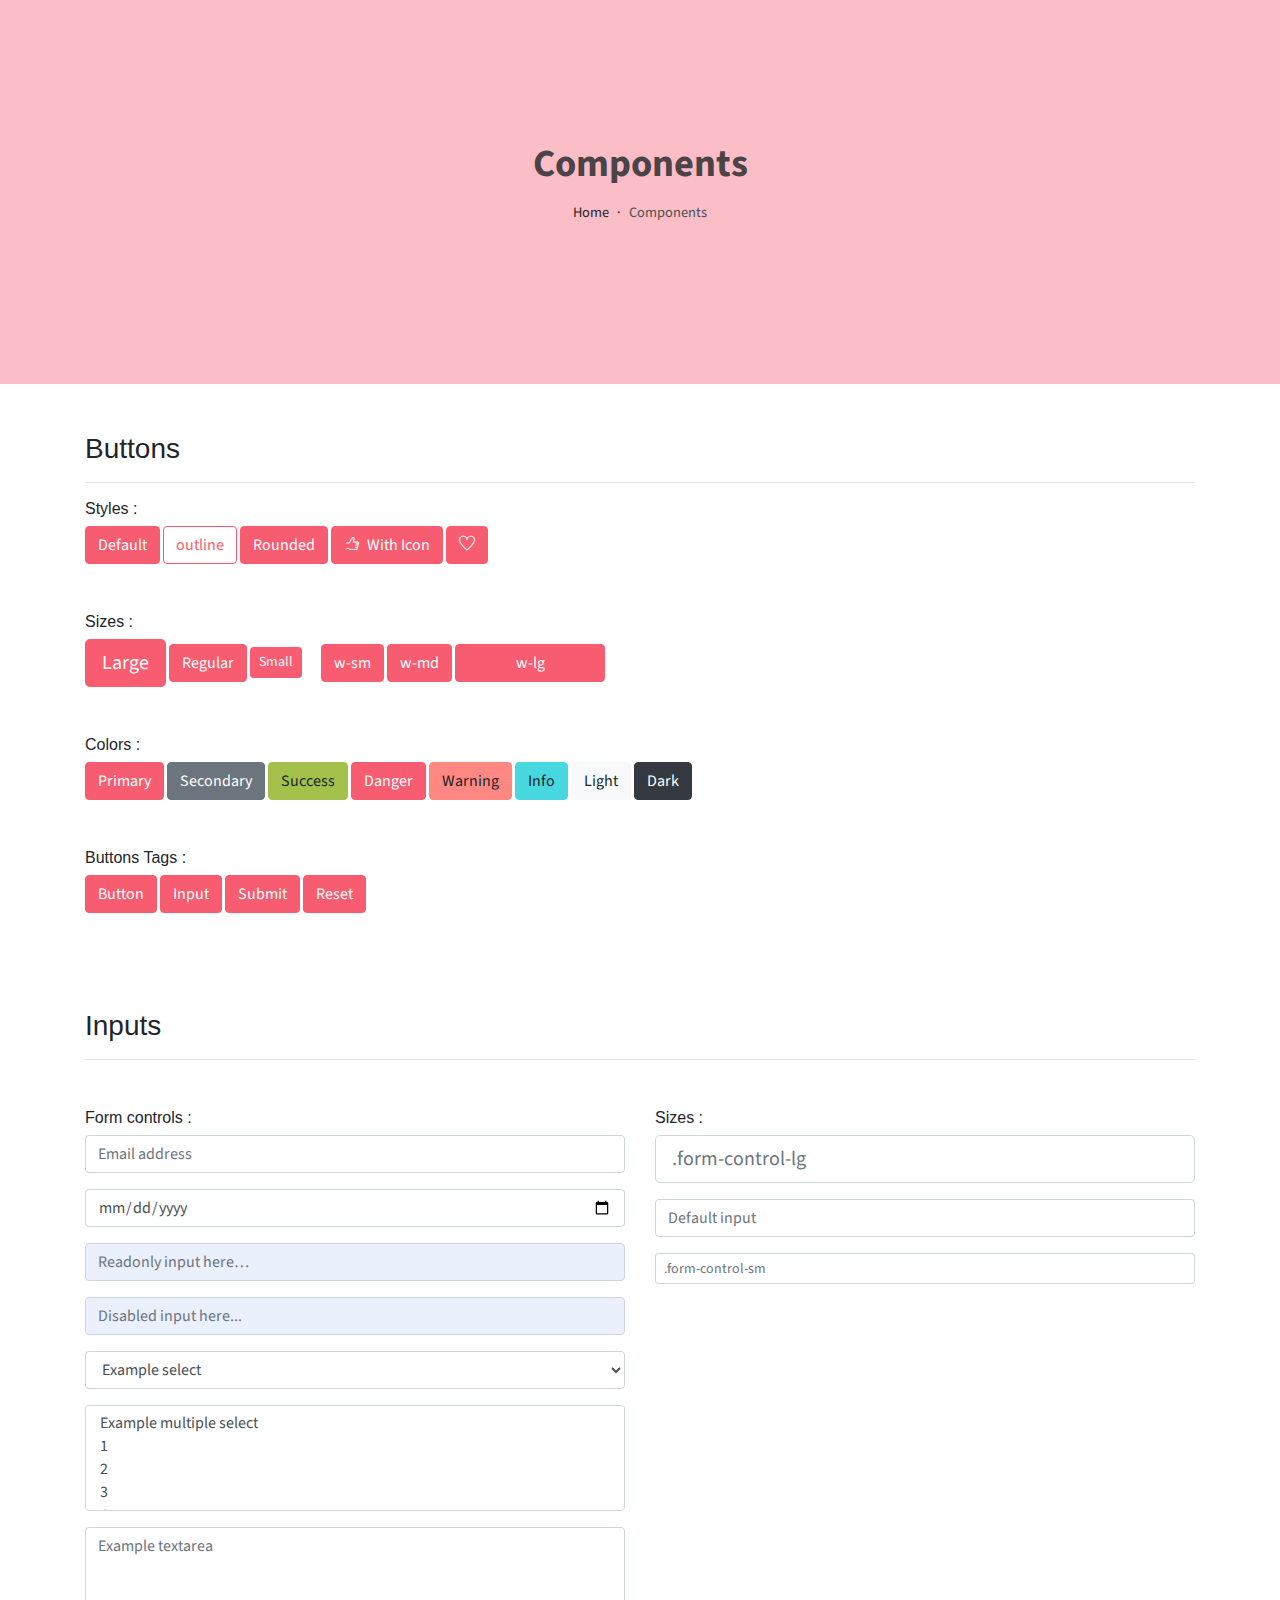
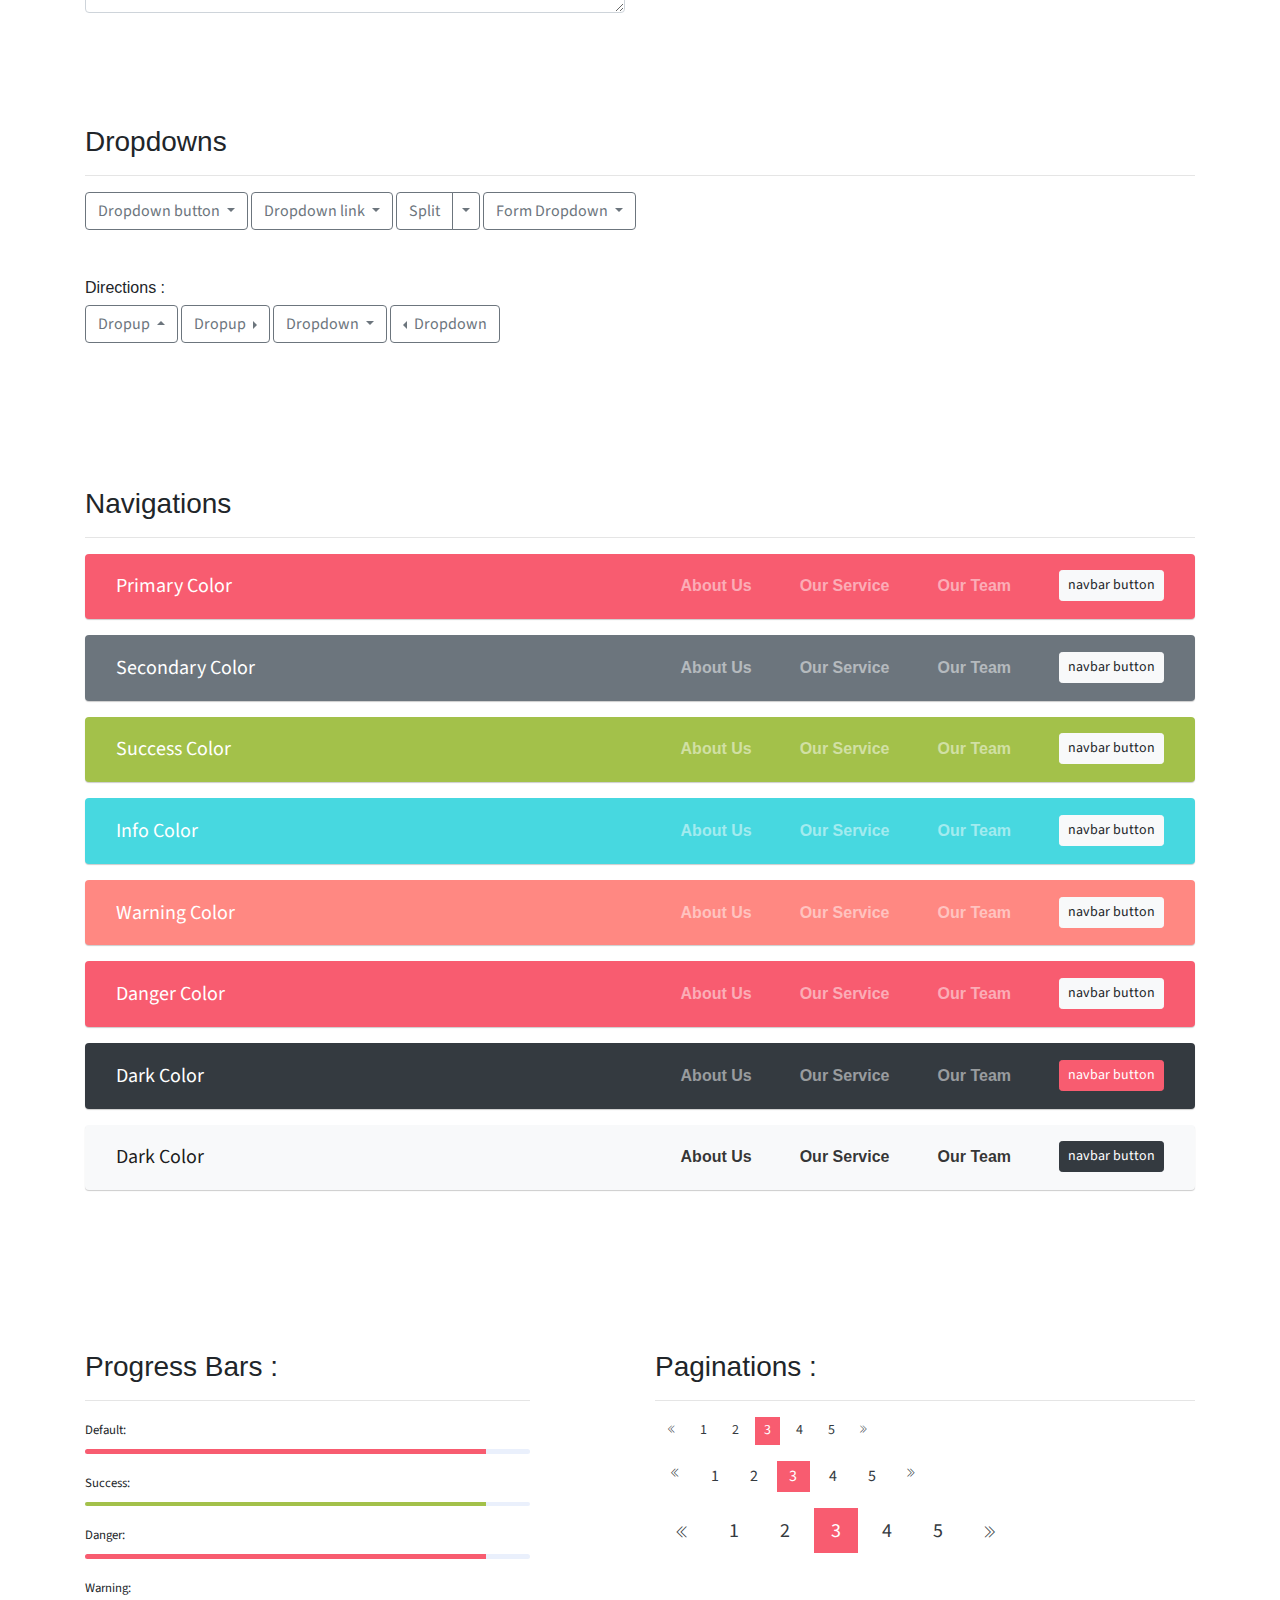
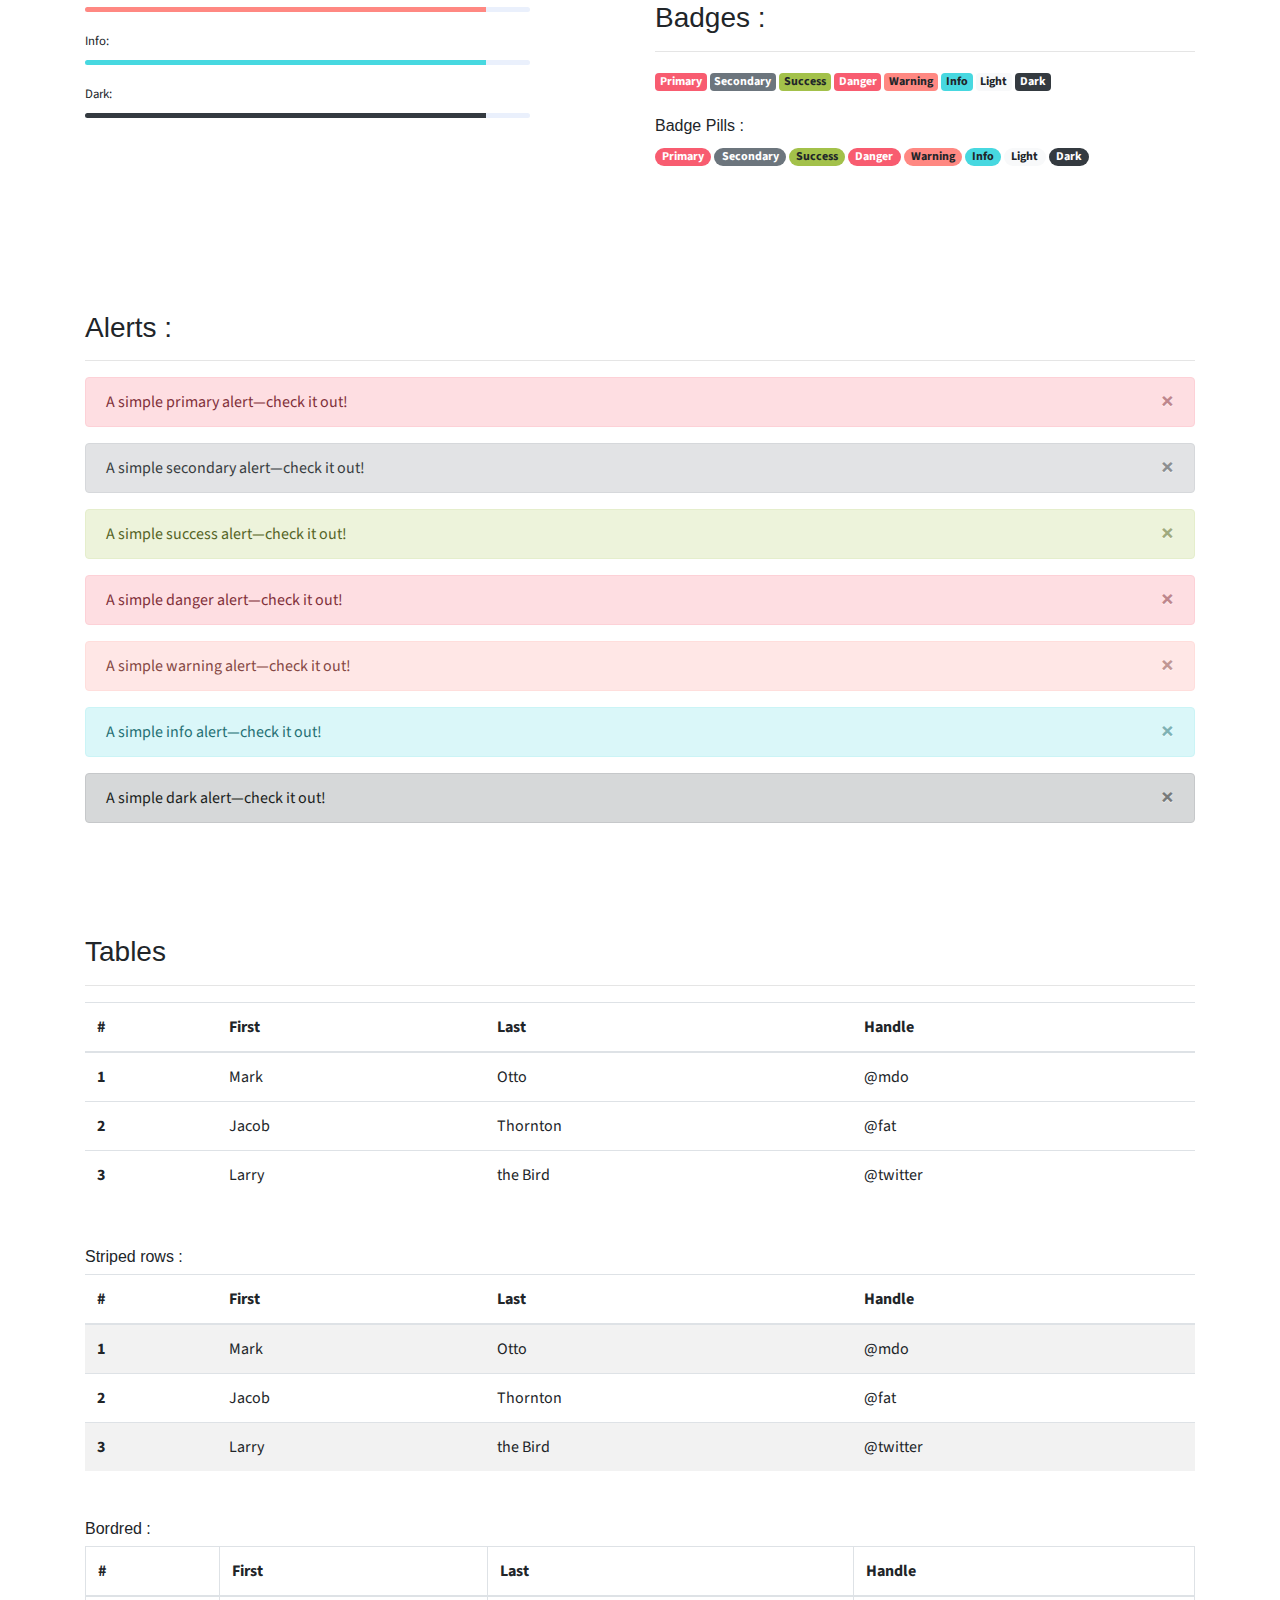
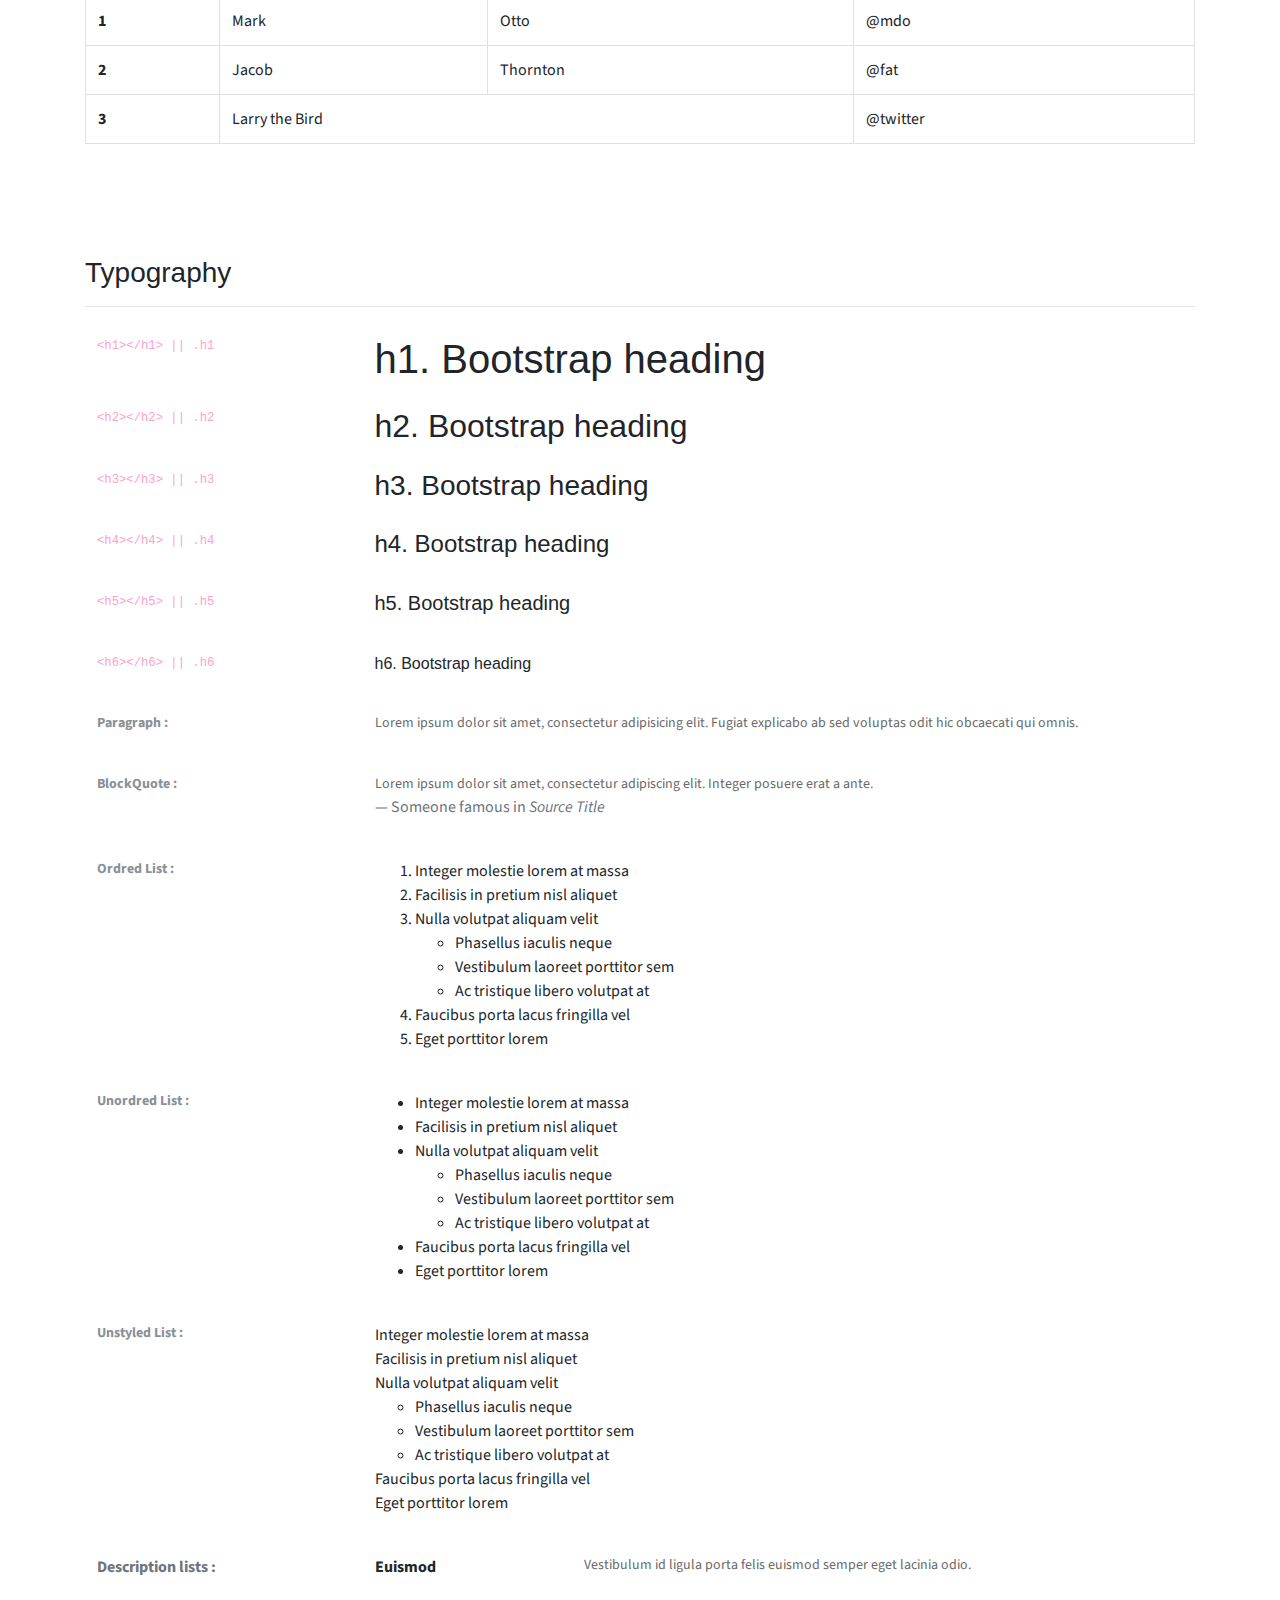
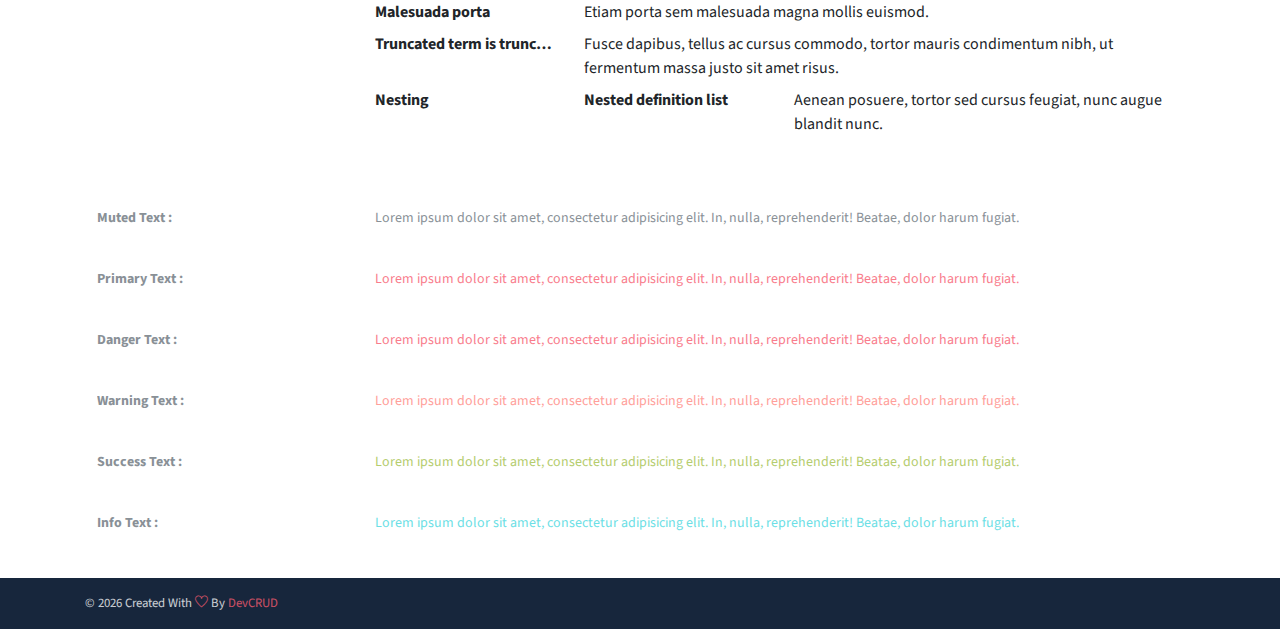
<file: public_html/components.html>
<!DOCTYPE html>
<html lang="en">
<head>
   <meta charset="utf-8">
   <meta name="viewport" content="width=device-width, initial-scale=1, shrink-to-fit=no">
   <meta name="description" content="Start your development with JohnDoe landing page.">
   <meta name="author" content="Devcrud">
   <title>JohnDoe Landing page | Components</title>
   <link rel="icon" href="assets/imgs/favicon.png" type="image/png">
   <!-- font icons -->
   <link rel="stylesheet" href="assets/vendors/themify-icons/css/themify-icons.css">
   <!-- Bootstrap + Steller  -->
   <link rel="stylesheet" href="assets/css/johndoe.css">
</head>
<body>

   <!-- Page Header -->
   <header class="header header-mini"> 
      <div class="header-title">Components</div> 
      <nav aria-label="breadcrumb">
         <ol class="breadcrumb">
            <li class="breadcrumb-item"><a href="/">Home</a></li>
            <li class="breadcrumb-item active" aria-current="page">Components</li>
         </ol>
      </nav>
   </header> <!-- End Of Page Header -->

   <!-- main content -->
   <div class="container">

      <!-- Buttons -->
      <h3 class="mt-5">Buttons</h3>
      <hr>
      <h6 class="section-secondary-title">Styles :</h6>
      <button class="btn btn-primary">Default</button>
      <button class="btn btn-outline-primary">outline</button>
      <button class="btn btn-primary rounded">Rounded</button>
      <button class="btn btn-primary rounded"><i class="ti-thumb-up pr-1"></i> With Icon</button>
      <button class="btn btn-primary circle"><i class="ti-heart"></i></button>

      <h6 class="section-secondary-title mt-5">Sizes :</h6>
      <button class="btn btn-primary btn-lg">Large</button>
      <button class="btn btn-primary ">Regular</button>
      <button class="btn btn-primary btn-sm">Small</button>
      <button class="btn btn-primary w-sm ml-3">w-sm</button>
      <button class="btn btn-primary w-md">w-md</button>
      <button class="btn btn-primary w-lg">w-lg</button>

      <h6 class="section-secondary-title mt-5">Colors :</h6>          
      <button type="button" class="btn btn-primary">Primary</button>
      <button type="button" class="btn btn-secondary">Secondary</button>
      <button type="button" class="btn btn-success">Success</button>
      <button type="button" class="btn btn-danger">Danger</button>
      <button type="button" class="btn btn-warning">Warning</button>
      <button type="button" class="btn btn-info">Info</button>
      <button type="button" class="btn btn-light">Light</button>
      <button type="button" class="btn btn-dark">Dark</button>

      <h6 class="section-secondary-title mt-5">Buttons Tags :</h6>
      <button class="btn btn-primary" type="submit">Button</button>
      <input class="btn btn-primary" type="button" value="Input">
      <input class="btn btn-primary" type="submit" value="Submit">
      <input class="btn btn-primary" type="reset" value="Reset">
      
      <!-- devider -->
      <div class="py-5"></div>

      <!-- Inputs -->
      <h3>Inputs</h3>
      <hr>
      <div class="row mt-5">
         <div class="col-md-6">
            <h6 class="section-secondary-title">Form controls :</h6>        
            <div class="form-group">
               <input type="email" class="form-control" id="exampleFormControlInput1" placeholder="Email address">
            </div>
            <div class="form-group">
               <input type="date" class="form-control" id="exampleFormControlInput1" placeholder="Date">
            </div>
            <div class="form-group">
               <input class="form-control" type="text" placeholder="Readonly input here…" readonly>
            </div>
            <div class="form-group">
               <input class="form-control" id="disabledInput" type="text" placeholder="Disabled input here..." disabled>
            </div>
            <div class="form-group">
               <select class="form-control" id="exampleFormControlSelect1">
                  <option>Example select</option>
                  <option>1</option>
                  <option>2</option>
                  <option>3</option>
                  <option>4</option>
                  <option>5</option>
               </select>
            </div>
            <div class="form-group">
               <select multiple class="form-control" id="exampleFormControlSelect2">
                  <option>Example multiple select</option>
                  <option>1</option>
                  <option>2</option>
                  <option>3</option>
                  <option>4</option>
                  <option>5</option>
               </select>
            </div>
            <div class="form-group">
               <textarea class="form-control" id="exampleFormControlTextarea1" rows="3" placeholder="Example textarea"></textarea>
            </div>
         </div>
         <div class="col-md-6">
            <h6 class="section-secondary-title">Sizes :</h6>    
            <div class="form-group">
               <input class="form-control form-control-lg" type="text" placeholder=".form-control-lg">             
            </div>
            <div class="form-group">
               <input class="form-control" type="text" placeholder="Default input">
            </div>
            <div class="form-group">
               <input class="form-control form-control-sm" type="text" placeholder=".form-control-sm"> 
            </div>
         </div>
      </div> <!-- end of inputs -->   

      <!-- devider -->
      <div class="py-5"></div>             

      <!-- Dropdowns -->
      <h3 class="components-section-title font-weight-normal">Dropdowns</h3>
      <hr>
      <div class="dropdown d-inline-block">
         <button class="btn btn-outline-secondary dropdown-toggle" type="button" id="dropdownMenuButton" data-toggle="dropdown" aria-haspopup="true" aria-expanded="false">
         Dropdown button
         </button>
         <div class="dropdown-menu" aria-labelledby="dropdownMenuButton">
         <a class="dropdown-item" href="#">Action</a>
         <a class="dropdown-item" href="#">Another action</a>
         <a class="dropdown-item" href="#">Something else here</a>
         </div>
      </div>
      <div class="dropdown d-inline-block">
         <a class="btn btn-outline-secondary dropdown-toggle" href="#" role="button" id="dropdownMenuLink" data-toggle="dropdown" aria-haspopup="true" aria-expanded="false">
            Dropdown link
         </a>
         <div class="dropdown-menu" aria-labelledby="dropdownMenuLink">
            <a class="dropdown-item" href="#">Action</a>
            <a class="dropdown-item" href="#">Another action</a>
            <a class="dropdown-item" href="#">Something else here</a>
         </div>
      </div>
      <div class="btn-group">
         <button type="button" class="btn btn-outline-secondary">Split</button>
         <button type="button" class="btn btn-outline-secondary dropdown-toggle dropdown-toggle-split" data-toggle="dropdown" aria-haspopup="true" aria-expanded="false">
         <span class="sr-only">Toggle Dropdown</span>
         </button>
         <div class="dropdown-menu">
            <a class="dropdown-item" href="#">Action</a>
            <a class="dropdown-item" href="#">Another action</a>
            <a class="dropdown-item" href="#">Something else here</a>
            <div class="dropdown-divider"></div>
            <a class="dropdown-item" href="#">Separated link</a>
         </div>
      </div>
      <div class="btn-group">
         <button class="btn btn-outline-secondary dropdown-toggle" type="button" id="dropdownMenuButton" data-toggle="dropdown" aria-haspopup="true" aria-expanded="false">
            Form Dropdown
         </button>
         <div class="dropdown-menu form">
            <form class="px-4 py-3">
               <div class="form-group">
                  <input type="email" class="form-control" id="exampleDropdownFormEmail1" placeholder="email@example.com">
               </div>
               <div class="form-group">
                  <input type="password" class="form-control" id="exampleDropdownFormPassword1" placeholder="Password">
               </div>
               <div class="form-check mb-3">
                  <input type="checkbox" class="form-check-input" id="dropdownCheck">
                  <label class="form-check-label" for="dropdownCheck">
                     Remember me
                  </label>
               </div>
               <button type="submit" class="btn btn-primary btn-block">Sign in</button>
            </form>
            <div class="dropdown-divider"></div>
            <a class="dropdown-item" href="#"><small>New around here? Sign up</small></a>
            <a class="dropdown-item" href="#"><small>Forgot password?</small></a>
         </div>
      </div>       
      <h6 class="section-secondary-title mt-5">Directions :</h6>  
      <div class="btn-group dropup">
         <button type="button" class="btn btn-outline-secondary dropdown-toggle" data-toggle="dropdown" aria-haspopup="true" aria-expanded="false">
            Dropup
         </button>
         <div class="dropdown-menu">
            <a class="dropdown-item" href="#">Action</a>
            <a class="dropdown-item" href="#">Another action</a>
            <a class="dropdown-item" href="#">Something else here</a>
            <div class="dropdown-divider"></div>
            <a class="dropdown-item" href="#">Separated link</a>
         </div>
      </div>
      <div class="btn-group dropright">
         <button type="button" class="btn btn-outline-secondary dropdown-toggle" data-toggle="dropdown" aria-haspopup="true" aria-expanded="false">
            Dropup
         </button>
         <div class="dropdown-menu">
            <a class="dropdown-item" href="#">Action</a>
            <a class="dropdown-item" href="#">Another action</a>
            <a class="dropdown-item" href="#">Something else here</a>
            <div class="dropdown-divider"></div>
            <a class="dropdown-item" href="#">Separated link</a>
         </div>
      </div>
      <div class="btn-group">
         <button type="button" class="btn btn-outline-secondary dropdown-toggle" data-toggle="dropdown" aria-haspopup="true" aria-expanded="false">
            Dropdown
         </button>
         <div class="dropdown-menu">
            <a class="dropdown-item" href="#">Action</a>
            <a class="dropdown-item" href="#">Another action</a>
            <a class="dropdown-item" href="#">Something else here</a>
            <div class="dropdown-divider"></div>
            <a class="dropdown-item" href="#">Separated link</a>
         </div>
      </div>
      <div class="btn-group dropleft">
         <button type="button" class="btn btn-outline-secondary dropdown-toggle" data-toggle="dropdown" aria-haspopup="true" aria-expanded="false">
            Dropdown
         </button>
         <div class="dropdown-menu">
            <a class="dropdown-item" href="#">Action</a>
            <a class="dropdown-item" href="#">Another action</a>
            <a class="dropdown-item" href="#">Something else here</a>
            <div class="dropdown-divider"></div>
            <a class="dropdown-item" href="#">Separated link</a>
         </div>
      </div> <!-- end of Dropdowns -->  

      <!-- devider -->
      <div class="py-5"></div>   

      <!-- navbars -->
      <h3 class="components-section-title font-weight-normal mt-5">Navigations</h3>
      <hr>
      <nav class="navbar navbar-expand-sm navbar-dark bg-primary rounded shadow mb-3">
         <div class="container">
            <a class="navbar-brand" href="#">Primary Color</a>
            <button class="navbar-toggler ml-auto" type="button" data-toggle="collapse" data-target="#navbarSupportedContent" aria-controls="navbarSupportedContent" aria-expanded="false" aria-label="Toggle navigation">
            <span class="navbar-toggler-icon"></span>
            </button>
            <div class="collapse navbar-collapse" id="navbarSupportedContent">
               <ul class="navbar-nav ml-auto"> 
                  <li class="nav-item">
                     <a class="nav-link" href="#about">About Us</a>
                  </li>
                  <li class="nav-item">
                     <a class="nav-link" href="#service">Our Service</a>
                  </li>
                  <li class="nav-item">
                     <a class="nav-link" href="#team">Our Team</a>
                  </li>
                  <li class="nav-item">
                     <a href="#book-table" class="ml-4 mt-1 btn btn-light btn-sm">navbar button</a>
                  </li>
               </ul>                       
            </div>
         </div>
      </nav>
      <nav class="navbar navbar-expand-sm navbar-dark bg-secondary rounded shadow mb-3">
         <div class="container">
            <a class="navbar-brand" href="#">Secondary Color</a>
            <button class="navbar-toggler ml-auto" type="button" data-toggle="collapse" data-target="#navbarSupportedContent" aria-controls="navbarSupportedContent" aria-expanded="false" aria-label="Toggle navigation">
            <span class="navbar-toggler-icon"></span>
            </button>
            <div class="collapse navbar-collapse" id="navbarSupportedContent">
               <ul class="navbar-nav ml-auto"> 
                  <li class="nav-item">
                     <a class="nav-link" href="#about">About Us</a>
                  </li>
                  <li class="nav-item">
                     <a class="nav-link" href="#service">Our Service</a>
                  </li>
                  <li class="nav-item">
                     <a class="nav-link" href="#team">Our Team</a>
                  </li>
                  <li class="nav-item">
                     <a href="#book-table" class="ml-4 mt-1 btn btn-light btn-sm">navbar button</a>
                  </li>
               </ul>                       
            </div>
         </div>
      </nav>
      <nav class="navbar navbar-expand-sm navbar-dark bg-success rounded shadow mb-3">
         <div class="container">
            <a class="navbar-brand" href="#">Success Color</a>
            <button class="navbar-toggler ml-auto" type="button" data-toggle="collapse" data-target="#navbarSupportedContent" aria-controls="navbarSupportedContent" aria-expanded="false" aria-label="Toggle navigation">
            <span class="navbar-toggler-icon"></span>
            </button>
            <div class="collapse navbar-collapse" id="navbarSupportedContent">
               <ul class="navbar-nav ml-auto"> 
                  <li class="nav-item">
                     <a class="nav-link" href="#about">About Us</a>
                  </li>
                  <li class="nav-item">
                     <a class="nav-link" href="#service">Our Service</a>
                  </li>
                  <li class="nav-item">
                     <a class="nav-link" href="#team">Our Team</a>
                  </li>
                  <li class="nav-item">
                     <a href="#book-table" class="ml-4 mt-1 btn btn-light btn-sm">navbar button</a>
                  </li>
               </ul>                       
            </div>
         </div>
      </nav>
      <nav class="navbar navbar-expand-sm navbar-dark bg-info rounded shadow mb-3">
         <div class="container">
            <a class="navbar-brand" href="#">Info Color</a>
            <button class="navbar-toggler ml-auto" type="button" data-toggle="collapse" data-target="#navbarSupportedContent" aria-controls="navbarSupportedContent" aria-expanded="false" aria-label="Toggle navigation">
            <span class="navbar-toggler-icon"></span>
            </button>
            <div class="collapse navbar-collapse" id="navbarSupportedContent">
               <ul class="navbar-nav ml-auto"> 
                  <li class="nav-item">
                     <a class="nav-link" href="#about">About Us</a>
                  </li>
                  <li class="nav-item">
                     <a class="nav-link" href="#service">Our Service</a>
                  </li>
                  <li class="nav-item">
                     <a class="nav-link" href="#team">Our Team</a>
                  </li>
                  <li class="nav-item">
                     <a href="#book-table" class="ml-4 mt-1 btn btn-light btn-sm">navbar button</a>
                  </li>
               </ul>                       
            </div>
         </div>
      </nav>
      <nav class="navbar navbar-expand-sm navbar-dark bg-warning rounded shadow mb-3">
         <div class="container">
            <a class="navbar-brand" href="#">Warning Color</a>
            <button class="navbar-toggler ml-auto" type="button" data-toggle="collapse" data-target="#navbarSupportedContent" aria-controls="navbarSupportedContent" aria-expanded="false" aria-label="Toggle navigation">
            <span class="navbar-toggler-icon"></span>
            </button>
            <div class="collapse navbar-collapse" id="navbarSupportedContent">
               <ul class="navbar-nav ml-auto"> 
                  <li class="nav-item">
                     <a class="nav-link" href="#about">About Us</a>
                  </li>
                  <li class="nav-item">
                     <a class="nav-link" href="#service">Our Service</a>
                  </li>
                  <li class="nav-item">
                     <a class="nav-link" href="#team">Our Team</a>
                  </li>
                  <li class="nav-item">
                     <a href="#book-table" class="ml-4 mt-1 btn btn-light btn-sm">navbar button</a>
                  </li>
               </ul>                       
            </div>
         </div>
      </nav>
      <nav class="navbar navbar-expand-sm navbar-dark bg-danger rounded shadow mb-3">
         <div class="container">
            <a class="navbar-brand" href="#">Danger Color</a>
            <button class="navbar-toggler ml-auto" type="button" data-toggle="collapse" data-target="#navbarSupportedContent" aria-controls="navbarSupportedContent" aria-expanded="false" aria-label="Toggle navigation">
            <span class="navbar-toggler-icon"></span>
            </button>
            <div class="collapse navbar-collapse" id="navbarSupportedContent">
               <ul class="navbar-nav ml-auto"> 
                  <li class="nav-item">
                     <a class="nav-link" href="#about">About Us</a>
                  </li>
                  <li class="nav-item">
                     <a class="nav-link" href="#service">Our Service</a>
                  </li>
                  <li class="nav-item">
                     <a class="nav-link" href="#team">Our Team</a>
                  </li>
                  <li class="nav-item">
                     <a href="#book-table" class="ml-4 mt-1 btn btn-light btn-sm">navbar button</a>
                  </li>
               </ul>                       
            </div>
         </div>
      </nav>
      <nav class="navbar navbar-expand-sm navbar-dark bg-dark rounded shadow mb-3">
         <div class="container">
            <a class="navbar-brand" href="#">Dark Color</a>
            <button class="navbar-toggler ml-auto" type="button" data-toggle="collapse" data-target="#navbarSupportedContent" aria-controls="navbarSupportedContent" aria-expanded="false" aria-label="Toggle navigation">
            <span class="navbar-toggler-icon"></span>
            </button>
            <div class="collapse navbar-collapse" id="navbarSupportedContent">
               <ul class="navbar-nav ml-auto"> 
                  <li class="nav-item">
                     <a class="nav-link" href="#about">About Us</a>
                  </li>
                  <li class="nav-item">
                     <a class="nav-link" href="#service">Our Service</a>
                  </li>
                  <li class="nav-item">
                     <a class="nav-link" href="#team">Our Team</a>
                  </li>
                  <li class="nav-item">
                     <a href="#book-table" class="ml-4 mt-1 btn btn-primary btn-sm">navbar button</a>
                  </li>
               </ul>                       
            </div>
         </div>
      </nav>
      <nav class="navbar navbar-expand-sm navbar-light bg-light rounded shadow mb-3">
         <div class="container">
            <a class="navbar-brand" href="#">Dark Color</a>
            <button class="navbar-toggler ml-auto" type="button" data-toggle="collapse" data-target="#navbarSupportedContent" aria-controls="navbarSupportedContent" aria-expanded="false" aria-label="Toggle navigation">
            <span class="navbar-toggler-icon"></span>
            </button>
            <div class="collapse navbar-collapse" id="navbarSupportedContent">
               <ul class="navbar-nav ml-auto"> 
                  <li class="nav-item">
                     <a class="nav-link" href="#about">About Us</a>
                  </li>
                  <li class="nav-item">
                     <a class="nav-link" href="#service">Our Service</a>
                  </li>
                  <li class="nav-item">
                     <a class="nav-link" href="#team">Our Team</a>
                  </li>
                  <li class="nav-item">
                     <a href="#book-table" class="ml-4 mt-1 btn btn-dark btn-sm">navbar button</a>
                  </li>
               </ul>                       
            </div>
         </div>
      </nav>
      <!-- End of navbars -->

      <!-- devider -->
      <div class="py-5"></div>   
      
      <!-- progress bars -->
      <div class="row justify-content-between">
         <div class="col-md-5">
            <h3 class="components-section-title font-weight-normal mt-5">Progress Bars :</h3>
            <hr>
            <small>Default: </small>
            <div class="progress mt-2 mb-3">
               <div class="progress-bar" role="progressbar" style="width: 90%" aria-valuenow="25" aria-valuemin="0" aria-valuemax="100"></div>
            </div>
            <small>Success:</small>
            <div class="progress mt-2 mb-3">
               <div class="progress-bar bg-success" role="progressbar" style="width: 90%" aria-valuenow="25" aria-valuemin="0" aria-valuemax="100"></div>
            </div>
            <small>Danger:</small>
            <div class="progress mt-2 mb-3">
               <div class="progress-bar bg-danger" role="progressbar" style="width: 90%" aria-valuenow="25" aria-valuemin="0" aria-valuemax="100"></div>
            </div>
            <small>Warning:</small>
            <div class="progress mt-2 mb-3">
               <div class="progress-bar bg-warning" role="progressbar" style="width: 90%" aria-valuenow="25" aria-valuemin="0" aria-valuemax="100"></div>
            </div>
            <small>Info:</small>
            <div class="progress mt-2 mb-3">
               <div class="progress-bar bg-info" role="progressbar" style="width: 90%" aria-valuenow="25" aria-valuemin="0" aria-valuemax="100"></div>
            </div>
            <small>Dark:</small>
            <div class="progress mt-2 mb-3">
               <div class="progress-bar bg-dark" role="progressbar" style="width: 90%" aria-valuenow="25" aria-valuemin="0" aria-valuemax="100"></div>
            </div>
         </div>
         <div class="col-md-6">
            <h3 class="components-section-title font-weight-normal mt-5">Paginations :</h3>
            <hr>
            <nav aria-label="Page navigation example">
               <ul class="pagination pagination-sm">
                  <li class="page-item"><a class="page-link" href="#"><i class="ti-angle-double-left"></i></a></li>
                  <li class="page-item"><a class="page-link" href="#">1</a></li>
                  <li class="page-item"><a class="page-link" href="#">2</a></li>
                  <li class="page-item active"><a class="page-link" href="#">3</a></li>
                  <li class="page-item"><a class="page-link" href="#">4</a></li>
                  <li class="page-item"><a class="page-link" href="#">5</a></li>
                  <li class="page-item"><a class="page-link" href="#"><i class="ti-angle-double-right"></i></a></li>
               </ul>
            </nav>
            <nav aria-label="Page navigation example">
               <ul class="pagination">
               <li class="page-item"><a class="page-link" href="#"><i class="ti-angle-double-left"></i></a></li>
                  <li class="page-item"><a class="page-link" href="#">1</a></li>
                  <li class="page-item"><a class="page-link" href="#">2</a></li>
                  <li class="page-item active"><a class="page-link" href="#">3</a></li>
                  <li class="page-item"><a class="page-link" href="#">4</a></li>
                  <li class="page-item"><a class="page-link" href="#">5</a></li>
                  <li class="page-item"><a class="page-link" href="#"><i class="ti-angle-double-right"></i></a></li>
               </ul>
            </nav>
            <nav aria-label="Page navigation example">
               <ul class="pagination pagination-lg">
                  <li class="page-item"><a class="page-link" href="#"><i class="ti-angle-double-left"></i></a></li>
                  <li class="page-item"><a class="page-link" href="#">1</a></li>
                  <li class="page-item"><a class="page-link" href="#">2</a></li>
                  <li class="page-item active"><a class="page-link" href="#">3</a></li>
                  <li class="page-item"><a class="page-link" href="#">4</a></li>
                  <li class="page-item"><a class="page-link" href="#">5</a></li>
                  <li class="page-item"><a class="page-link" href="#"><i class="ti-angle-double-right"></i></a></li>
               </ul>
            </nav>

            <!-- Badges -->
            <h3 class="components-section-title font-weight-normal mt-5">Badges :</h3>
            <hr>
            <span class="badge badge-primary">Primary</span>
            <span class="badge badge-secondary">Secondary</span>
            <span class="badge badge-success">Success</span>
            <span class="badge badge-danger">Danger</span>
            <span class="badge badge-warning">Warning</span>
            <span class="badge badge-info">Info</span>
            <span class="badge badge-light">Light</span>
            <span class="badge badge-dark">Dark</span>
            <h6 class="section-secondary-title mt-4 mb-2">Badge Pills :</h6>
            <span class="badge badge-pill badge-primary">Primary</span>
            <span class="badge badge-pill badge-secondary">Secondary</span>
            <span class="badge badge-pill badge-success">Success</span>
            <span class="badge badge-pill badge-danger">Danger</span>
            <span class="badge badge-pill badge-warning">Warning</span>
            <span class="badge badge-pill badge-info">Info</span>
            <span class="badge badge-pill badge-light">Light</span>
            <span class="badge badge-pill badge-dark">Dark</span>
         </div>
      </div> <!-- End of Progress bars -->

      <!-- devider -->
      <div class="py-5"></div>  

      <!-- Alerts -->
      <h3 class="components-section-title font-weight-normal mt-5">Alerts :</h3>
      <hr>
      <div class="alert alert-primary alert-dismissible fade show" role="alert">
         A simple primary alert—check it out!
         <button type="button" class="close" data-dismiss="alert" aria-label="Close">
            <span aria-hidden="true">&times;</span>
         </button>
      </div>
      <div class="alert alert-secondary alert-dismissible fade show" role="alert">
         A simple secondary alert—check it out!
         <button type="button" class="close" data-dismiss="alert" aria-label="Close">
            <span aria-hidden="true">&times;</span>
         </button>
      </div>
      <div class="alert alert-success alert-dismissible fade show" role="alert">
         A simple success alert—check it out!
         <button type="button" class="close" data-dismiss="alert" aria-label="Close">
            <span aria-hidden="true">&times;</span>
         </button>
      </div>
      <div class="alert alert-danger alert-dismissible fade show" role="alert">
         A simple danger alert—check it out!
         <button type="button" class="close" data-dismiss="alert" aria-label="Close">
            <span aria-hidden="true">&times;</span>
         </button>
      </div>
      <div class="alert alert-warning alert-dismissible fade show" role="alert">
         A simple warning alert—check it out!
         <button type="button" class="close" data-dismiss="alert" aria-label="Close">
            <span aria-hidden="true">&times;</span>
         </button>
      </div>
      <div class="alert alert-info alert-dismissible fade show" role="alert">
         A simple info alert—check it out!
         <button type="button" class="close" data-dismiss="alert" aria-label="Close">
            <span aria-hidden="true">&times;</span>
         </button>
      </div>
      <div class="alert alert-dark alert-dismissible fade show" role="alert">
         A simple dark alert—check it out!
         <button type="button" class="close" data-dismiss="alert" aria-label="Close">
            <span aria-hidden="true">&times;</span>
         </button>
      </div>
      <!-- end of alerts -->

      <!-- devider -->
      <div class="py-5"></div> 
   
      <!-- tables -->
      <h3 class="components-section-title">Tables</h3>
      <hr>
      <table class="table">
         <thead>
            <tr>
               <th scope="col">#</th>
               <th scope="col">First</th>
               <th scope="col">Last</th>
               <th scope="col">Handle</th>
            </tr>
         </thead>
         <tbody>
            <tr>
               <th scope="row">1</th>
               <td>Mark</td>
               <td>Otto</td>
               <td>@mdo</td>
            </tr>
            <tr>
               <th scope="row">2</th>
               <td>Jacob</td>
               <td>Thornton</td>
               <td>@fat</td>
            </tr>
            <tr>
               <th scope="row">3</th>
               <td>Larry</td>
               <td>the Bird</td>
               <td>@twitter</td>
            </tr>
         </tbody>
      </table>

      <h6 class="section-secondary-title mt-5">Striped rows :</h6>
      <table class="table table-striped">
         <thead>
            <tr>
               <th scope="col">#</th>
               <th scope="col">First</th>
               <th scope="col">Last</th>
               <th scope="col">Handle</th>
            </tr>
         </thead>
         <tbody>
            <tr>
               <th scope="row">1</th>
               <td>Mark</td>
               <td>Otto</td>
               <td>@mdo</td>
            </tr>
            <tr>
               <th scope="row">2</th>
               <td>Jacob</td>
               <td>Thornton</td>
               <td>@fat</td>
            </tr>
            <tr>
               <th scope="row">3</th>
               <td>Larry</td>
               <td>the Bird</td>
               <td>@twitter</td>
            </tr>
         </tbody>
      </table>

      <h6 class="section-secondary-title mt-5">Bordred :</h6>
      <table class="table table-bordered">
         <thead>
            <tr>
               <th scope="col">#</th>
               <th scope="col">First</th>
               <th scope="col">Last</th>
               <th scope="col">Handle</th>
            </tr>
         </thead>
         <tbody>
            <tr>
               <th scope="row">1</th>
               <td>Mark</td>
               <td>Otto</td>
               <td>@mdo</td>
            </tr>
            <tr>
               <th scope="row">2</th>
               <td>Jacob</td>
               <td>Thornton</td>
               <td>@fat</td>
            </tr>
            <tr>
               <th scope="row">3</th>
               <td colspan="2">Larry the Bird</td>
               <td>@twitter</td>
            </tr>
         </tbody>
      </table>
      <!-- end of tables -->

      <!-- devider -->
      <div class="py-5"></div> 

      <!-- typography -->
      <h3 class="components-section-title">Typography</h3>
      <hr>
     
      <table class="table table-borderless v-align-center">
         <tbody>
            <tr>
               <td>
                  <p><code class="highlighter-rouge">&lt;h1&gt;&lt;/h1&gt; || .h1</code></p>
               </td>
               <td class="w-75"><span class="h1">h1. Bootstrap heading</span></td>
            </tr>
            <tr>
               <td>
                  <p><code class="highlighter-rouge">&lt;h2&gt;&lt;/h2&gt; || .h2</code></p>
               </td>
               <td><span class="h2">h2. Bootstrap heading</span></td>
            </tr>
            <tr>
               <td>
                  <p><code class="highlighter-rouge">&lt;h3&gt;&lt;/h3&gt; || .h3</code></p>
               </td>
               <td><span class="h3">h3. Bootstrap heading</span></td>
            </tr>
            <tr>
               <td>
                  <p><code class="highlighter-rouge">&lt;h4&gt;&lt;/h4&gt; || .h4</code></p>
               </td>
               <td><span class="h4">h4. Bootstrap heading</span></td>
            </tr>
            <tr>
               <td>
                  <p><code class="highlighter-rouge">&lt;h5&gt;&lt;/h5&gt; || .h5</code></p>
               </td>
               <td><span class="h5">h5. Bootstrap heading</span></td>
            </tr>
            <tr>
               <td>
                  <p><code class="highlighter-rouge">&lt;h6&gt;&lt;/h6&gt; || .h6</code></p>
               </td>
               <td><span class="h6">h6. Bootstrap heading</span></td>
            </tr>
            <tr>
               <td>
                  <p class="font-weight-bold text-muted">Paragraph :</p>
               </td>
               <td><p>Lorem ipsum dolor sit amet, consectetur adipisicing elit. Fugiat explicabo ab sed voluptas odit hic obcaecati qui omnis.</p></td>
            </tr>
            <tr>
               <td>
                  <p class="font-weight-bold text-muted">BlockQuote :</p>
               </td>
               <td>
                  <blockquote class="blockquote">
                     <p class="mb-0">Lorem ipsum dolor sit amet, consectetur adipiscing elit. Integer posuere erat a ante.</p>
                     <footer class="blockquote-footer">Someone famous in <cite title="Source Title">Source Title</cite></footer>
                  </blockquote>
               </td>
            </tr>

            
            <tr>
               <td><p class="font-weight-bold text-muted">Ordred List :</p></td>
               <td>
                  <ol>
                     <li>Integer molestie lorem at massa</li>
                     <li>Facilisis in pretium nisl aliquet</li>
                     <li>Nulla volutpat aliquam velit
                        <ul>
                           <li>Phasellus iaculis neque</li>
                           <li>Vestibulum laoreet porttitor sem</li>
                           <li>Ac tristique libero volutpat at</li>
                        </ul>
                     </li>
                     <li>Faucibus porta lacus fringilla vel</li>
                     <li>Eget porttitor lorem</li>
                  </ol>
               </td>
            </tr>
            <tr>
               <td><p class="font-weight-bold text-muted">Unordred List :</p></td>
               <td>
                  <ul >
                     <li>Integer molestie lorem at massa</li>
                     <li>Facilisis in pretium nisl aliquet</li>
                     <li>Nulla volutpat aliquam velit
                        <ul>
                           <li>Phasellus iaculis neque</li>
                           <li>Vestibulum laoreet porttitor sem</li>
                           <li>Ac tristique libero volutpat at</li>
                        </ul>
                     </li>
                     <li>Faucibus porta lacus fringilla vel</li>
                     <li>Eget porttitor lorem</li>
                  </ul>
               </td>
            </tr>
            <tr>
               <td><p class="font-weight-bold text-muted">Unstyled List :</p></td>
               <td>
                  <ul class="list-unstyled">
                     <li>Integer molestie lorem at massa</li>
                     <li>Facilisis in pretium nisl aliquet</li>
                     <li>Nulla volutpat aliquam velit
                        <ul>
                           <li>Phasellus iaculis neque</li>
                           <li>Vestibulum laoreet porttitor sem</li>
                           <li>Ac tristique libero volutpat at</li>
                        </ul>
                     </li>
                     <li>Faucibus porta lacus fringilla vel</li>
                     <li>Eget porttitor lorem</li>
                  </ul>
               </td>
            </tr>
            <tr>
               <td class="font-weight-bold text-muted">Description lists : </td>
               <td>
                  <dl class="row">
                     <dt class="col-sm-3">Euismod</dt>
                     <dd class="col-sm-9">
                        <p>Vestibulum id ligula porta felis euismod semper eget lacinia odio.</p>
                     </dd>

                     <dt class="col-sm-3">Malesuada porta</dt>
                     <dd class="col-sm-9">Etiam porta sem malesuada magna mollis euismod.</dd>

                     <dt class="col-sm-3 text-truncate">Truncated term is truncated</dt>
                     <dd class="col-sm-9">Fusce dapibus, tellus ac cursus commodo, tortor mauris condimentum nibh, ut fermentum massa justo sit amet risus.</dd>

                     <dt class="col-sm-3">Nesting</dt>
                     <dd class="col-sm-9">
                        <dl class="row">
                           <dt class="col-sm-4">Nested definition list</dt>
                           <dd class="col-sm-8">Aenean posuere, tortor sed cursus feugiat, nunc augue blandit nunc.</dd>
                        </dl>
                     </dd>
                  </dl>
               </td>
            </tr>
            <tr>
               <td>
                  <p class="font-weight-bold text-muted">Muted Text :</p>
               </td>
               <td>
                  <p class="text-muted">Lorem ipsum dolor sit amet, consectetur adipisicing elit. In, nulla, reprehenderit! Beatae, dolor harum fugiat.</p>
               </td>
            </tr>
            <tr>
               <td>
                  <p class="font-weight-bold text-muted">Primary Text :</p>
               </td>
               <td>
                  <p class="text-primary">Lorem ipsum dolor sit amet, consectetur adipisicing elit. In, nulla, reprehenderit! Beatae, dolor harum fugiat.</p>
               </td>
            </tr>
            <tr>
               <td>
                  <p class="font-weight-bold text-muted">Danger Text :</p>
               </td>
               <td>
                  <p class="text-danger">Lorem ipsum dolor sit amet, consectetur adipisicing elit. In, nulla, reprehenderit! Beatae, dolor harum fugiat.</p>
               </td>
            </tr>
            <tr>
               <td>
                  <p class="font-weight-bold text-muted">Warning Text :</p>
               </td>
               <td>
                  <p class="text-warning">Lorem ipsum dolor sit amet, consectetur adipisicing elit. In, nulla, reprehenderit! Beatae, dolor harum fugiat.</p>
               </td>
            </tr>
            <tr>
               <td>
                  <p class="font-weight-bold text-muted">Success Text :</p>
               </td>
               <td>
                  <p class="text-success">Lorem ipsum dolor sit amet, consectetur adipisicing elit. In, nulla, reprehenderit! Beatae, dolor harum fugiat.</p>
               </td>
            </tr>
            <tr>
               <td>
                  <p class="font-weight-bold text-muted">Info Text :</p>
               </td>
               <td>
                  <p class="text-info">Lorem ipsum dolor sit amet, consectetur adipisicing elit. In, nulla, reprehenderit! Beatae, dolor harum fugiat.</p>
               </td>
            </tr>
         </tbody>
      </table>
   </div>
   <!-- end of typography -->

   <!-- Page Footer -->
   <footer class="footer py-3">
        <div class="container">
            <p class="small mb-0 text-light">
                &copy; <script>document.write(new Date().getFullYear())</script> Created With <i class="ti-heart text-danger"></i> By <a href="http://devcrud.com" target="_blank"><span class="text-danger" title="Bootstrap 4 Themes and Dashboards">DevCRUD</span></a> 
            </p>
        </div>
    </footer>
   <!-- End of Page Footer -->  
   
   <!-- core  -->
   <script src="assets/vendors/jquery/jquery-3.4.1.js"></script>
   <script src="assets/vendors/bootstrap/bootstrap.bundle.js"></script>

</body>
</html>
</file>
<file: public_html/assets/vendors/themify-icons/css/themify-icons.css>
@font-face {
	font-family: 'themify';
	src:url("../fonts/themify.eot?-fvbane");
	src:url("../fonts/themify.eot?#iefix-fvbane") format("embedded-opentype"),
		url("../fonts/themify.woff?-fvbane") format("woff"),
		url("../fonts/themify.ttf?-fvbane") format("truetype"),
		url("../fonts/themify.svg?-fvbane#themify") format("svg");
	font-weight: normal;
	font-style: normal;
}

[class^="ti-"], [class*=" ti-"] {
	font-family: 'themify';
	speak: none;
	font-style: normal;
	font-weight: normal;
	font-variant: normal;
	text-transform: none;
	line-height: 1;

	/* Better Font Rendering =========== */
	-webkit-font-smoothing: antialiased;
	-moz-osx-font-smoothing: grayscale;
}

.ti-wand:before {
	content: "\e600";
}
.ti-volume:before {
	content: "\e601";
}
.ti-user:before {
	content: "\e602";
}
.ti-unlock:before {
	content: "\e603";
}
.ti-unlink:before {
	content: "\e604";
}
.ti-trash:before {
	content: "\e605";
}
.ti-thought:before {
	content: "\e606";
}
.ti-target:before {
	content: "\e607";
}
.ti-tag:before {
	content: "\e608";
}
.ti-tablet:before {
	content: "\e609";
}
.ti-star:before {
	content: "\e60a";
}
.ti-spray:before {
	content: "\e60b";
}
.ti-signal:before {
	content: "\e60c";
}
.ti-shopping-cart:before {
	content: "\e60d";
}
.ti-shopping-cart-full:before {
	content: "\e60e";
}
.ti-settings:before {
	content: "\e60f";
}
.ti-search:before {
	content: "\e610";
}
.ti-zoom-in:before {
	content: "\e611";
}
.ti-zoom-out:before {
	content: "\e612";
}
.ti-cut:before {
	content: "\e613";
}
.ti-ruler:before {
	content: "\e614";
}
.ti-ruler-pencil:before {
	content: "\e615";
}
.ti-ruler-alt:before {
	content: "\e616";
}
.ti-bookmark:before {
	content: "\e617";
}
.ti-bookmark-alt:before {
	content: "\e618";
}
.ti-reload:before {
	content: "\e619";
}
.ti-plus:before {
	content: "\e61a";
}
.ti-pin:before {
	content: "\e61b";
}
.ti-pencil:before {
	content: "\e61c";
}
.ti-pencil-alt:before {
	content: "\e61d";
}
.ti-paint-roller:before {
	content: "\e61e";
}
.ti-paint-bucket:before {
	content: "\e61f";
}
.ti-na:before {
	content: "\e620";
}
.ti-mobile:before {
	content: "\e621";
}
.ti-minus:before {
	content: "\e622";
}
.ti-medall:before {
	content: "\e623";
}
.ti-medall-alt:before {
	content: "\e624";
}
.ti-marker:before {
	content: "\e625";
}
.ti-marker-alt:before {
	content: "\e626";
}
.ti-arrow-up:before {
	content: "\e627";
}
.ti-arrow-right:before {
	content: "\e628";
}
.ti-arrow-left:before {
	content: "\e629";
}
.ti-arrow-down:before {
	content: "\e62a";
}
.ti-lock:before {
	content: "\e62b";
}
.ti-location-arrow:before {
	content: "\e62c";
}
.ti-link:before {
	content: "\e62d";
}
.ti-layout:before {
	content: "\e62e";
}
.ti-layers:before {
	content: "\e62f";
}
.ti-layers-alt:before {
	content: "\e630";
}
.ti-key:before {
	content: "\e631";
}
.ti-import:before {
	content: "\e632";
}
.ti-image:before {
	content: "\e633";
}
.ti-heart:before {
	content: "\e634";
}
.ti-heart-broken:before {
	content: "\e635";
}
.ti-hand-stop:before {
	content: "\e636";
}
.ti-hand-open:before {
	content: "\e637";
}
.ti-hand-drag:before {
	content: "\e638";
}
.ti-folder:before {
	content: "\e639";
}
.ti-flag:before {
	content: "\e63a";
}
.ti-flag-alt:before {
	content: "\e63b";
}
.ti-flag-alt-2:before {
	content: "\e63c";
}
.ti-eye:before {
	content: "\e63d";
}
.ti-export:before {
	content: "\e63e";
}
.ti-exchange-vertical:before {
	content: "\e63f";
}
.ti-desktop:before {
	content: "\e640";
}
.ti-cup:before {
	content: "\e641";
}
.ti-crown:before {
	content: "\e642";
}
.ti-comments:before {
	content: "\e643";
}
.ti-comment:before {
	content: "\e644";
}
.ti-comment-alt:before {
	content: "\e645";
}
.ti-close:before {
	content: "\e646";
}
.ti-clip:before {
	content: "\e647";
}
.ti-angle-up:before {
	content: "\e648";
}
.ti-angle-right:before {
	content: "\e649";
}
.ti-angle-left:before {
	content: "\e64a";
}
.ti-angle-down:before {
	content: "\e64b";
}
.ti-check:before {
	content: "\e64c";
}
.ti-check-box:before {
	content: "\e64d";
}
.ti-camera:before {
	content: "\e64e";
}
.ti-announcement:before {
	content: "\e64f";
}
.ti-brush:before {
	content: "\e650";
}
.ti-briefcase:before {
	content: "\e651";
}
.ti-bolt:before {
	content: "\e652";
}
.ti-bolt-alt:before {
	content: "\e653";
}
.ti-blackboard:before {
	content: "\e654";
}
.ti-bag:before {
	content: "\e655";
}
.ti-move:before {
	content: "\e656";
}
.ti-arrows-vertical:before {
	content: "\e657";
}
.ti-arrows-horizontal:before {
	content: "\e658";
}
.ti-fullscreen:before {
	content: "\e659";
}
.ti-arrow-top-right:before {
	content: "\e65a";
}
.ti-arrow-top-left:before {
	content: "\e65b";
}
.ti-arrow-circle-up:before {
	content: "\e65c";
}
.ti-arrow-circle-right:before {
	content: "\e65d";
}
.ti-arrow-circle-left:before {
	content: "\e65e";
}
.ti-arrow-circle-down:before {
	content: "\e65f";
}
.ti-angle-double-up:before {
	content: "\e660";
}
.ti-angle-double-right:before {
	content: "\e661";
}
.ti-angle-double-left:before {
	content: "\e662";
}
.ti-angle-double-down:before {
	content: "\e663";
}
.ti-zip:before {
	content: "\e664";
}
.ti-world:before {
	content: "\e665";
}
.ti-wheelchair:before {
	content: "\e666";
}
.ti-view-list:before {
	content: "\e667";
}
.ti-view-list-alt:before {
	content: "\e668";
}
.ti-view-grid:before {
	content: "\e669";
}
.ti-uppercase:before {
	content: "\e66a";
}
.ti-upload:before {
	content: "\e66b";
}
.ti-underline:before {
	content: "\e66c";
}
.ti-truck:before {
	content: "\e66d";
}
.ti-timer:before {
	content: "\e66e";
}
.ti-ticket:before {
	content: "\e66f";
}
.ti-thumb-up:before {
	content: "\e670";
}
.ti-thumb-down:before {
	content: "\e671";
}
.ti-text:before {
	content: "\e672";
}
.ti-stats-up:before {
	content: "\e673";
}
.ti-stats-down:before {
	content: "\e674";
}
.ti-split-v:before {
	content: "\e675";
}
.ti-split-h:before {
	content: "\e676";
}
.ti-smallcap:before {
	content: "\e677";
}
.ti-shine:before {
	content: "\e678";
}
.ti-shift-right:before {
	content: "\e679";
}
.ti-shift-left:before {
	content: "\e67a";
}
.ti-shield:before {
	content: "\e67b";
}
.ti-notepad:before {
	content: "\e67c";
}
.ti-server:before {
	content: "\e67d";
}
.ti-quote-right:before {
	content: "\e67e";
}
.ti-quote-left:before {
	content: "\e67f";
}
.ti-pulse:before {
	content: "\e680";
}
.ti-printer:before {
	content: "\e681";
}
.ti-power-off:before {
	content: "\e682";
}
.ti-plug:before {
	content: "\e683";
}
.ti-pie-chart:before {
	content: "\e684";
}
.ti-paragraph:before {
	content: "\e685";
}
.ti-panel:before {
	content: "\e686";
}
.ti-package:before {
	content: "\e687";
}
.ti-music:before {
	content: "\e688";
}
.ti-music-alt:before {
	content: "\e689";
}
.ti-mouse:before {
	content: "\e68a";
}
.ti-mouse-alt:before {
	content: "\e68b";
}
.ti-money:before {
	content: "\e68c";
}
.ti-microphone:before {
	content: "\e68d";
}
.ti-menu:before {
	content: "\e68e";
}
.ti-menu-alt:before {
	content: "\e68f";
}
.ti-map:before {
	content: "\e690";
}
.ti-map-alt:before {
	content: "\e691";
}
.ti-loop:before {
	content: "\e692";
}
.ti-location-pin:before {
	content: "\e693";
}
.ti-list:before {
	content: "\e694";
}
.ti-light-bulb:before {
	content: "\e695";
}
.ti-Italic:before {
	content: "\e696";
}
.ti-info:before {
	content: "\e697";
}
.ti-infinite:before {
	content: "\e698";
}
.ti-id-badge:before {
	content: "\e699";
}
.ti-hummer:before {
	content: "\e69a";
}
.ti-home:before {
	content: "\e69b";
}
.ti-help:before {
	content: "\e69c";
}
.ti-headphone:before {
	content: "\e69d";
}
.ti-harddrives:before {
	content: "\e69e";
}
.ti-harddrive:before {
	content: "\e69f";
}
.ti-gift:before {
	content: "\e6a0";
}
.ti-game:before {
	content: "\e6a1";
}
.ti-filter:before {
	content: "\e6a2";
}
.ti-files:before {
	content: "\e6a3";
}
.ti-file:before {
	content: "\e6a4";
}
.ti-eraser:before {
	content: "\e6a5";
}
.ti-envelope:before {
	content: "\e6a6";
}
.ti-download:before {
	content: "\e6a7";
}
.ti-direction:before {
	content: "\e6a8";
}
.ti-direction-alt:before {
	content: "\e6a9";
}
.ti-dashboard:before {
	content: "\e6aa";
}
.ti-control-stop:before {
	content: "\e6ab";
}
.ti-control-shuffle:before {
	content: "\e6ac";
}
.ti-control-play:before {
	content: "\e6ad";
}
.ti-control-pause:before {
	content: "\e6ae";
}
.ti-control-forward:before {
	content: "\e6af";
}
.ti-control-backward:before {
	content: "\e6b0";
}
.ti-cloud:before {
	content: "\e6b1";
}
.ti-cloud-up:before {
	content: "\e6b2";
}
.ti-cloud-down:before {
	content: "\e6b3";
}
.ti-clipboard:before {
	content: "\e6b4";
}
.ti-car:before {
	content: "\e6b5";
}
.ti-calendar:before {
	content: "\e6b6";
}
.ti-book:before {
	content: "\e6b7";
}
.ti-bell:before {
	content: "\e6b8";
}
.ti-basketball:before {
	content: "\e6b9";
}
.ti-bar-chart:before {
	content: "\e6ba";
}
.ti-bar-chart-alt:before {
	content: "\e6bb";
}
.ti-back-right:before {
	content: "\e6bc";
}
.ti-back-left:before {
	content: "\e6bd";
}
.ti-arrows-corner:before {
	content: "\e6be";
}
.ti-archive:before {
	content: "\e6bf";
}
.ti-anchor:before {
	content: "\e6c0";
}
.ti-align-right:before {
	content: "\e6c1";
}
.ti-align-left:before {
	content: "\e6c2";
}
.ti-align-justify:before {
	content: "\e6c3";
}
.ti-align-center:before {
	content: "\e6c4";
}
.ti-alert:before {
	content: "\e6c5";
}
.ti-alarm-clock:before {
	content: "\e6c6";
}
.ti-agenda:before {
	content: "\e6c7";
}
.ti-write:before {
	content: "\e6c8";
}
.ti-window:before {
	content: "\e6c9";
}
.ti-widgetized:before {
	content: "\e6ca";
}
.ti-widget:before {
	content: "\e6cb";
}
.ti-widget-alt:before {
	content: "\e6cc";
}
.ti-wallet:before {
	content: "\e6cd";
}
.ti-video-clapper:before {
	content: "\e6ce";
}
.ti-video-camera:before {
	content: "\e6cf";
}
.ti-vector:before {
	content: "\e6d0";
}
.ti-themify-logo:before {
	content: "\e6d1";
}
.ti-themify-favicon:before {
	content: "\e6d2";
}
.ti-themify-favicon-alt:before {
	content: "\e6d3";
}
.ti-support:before {
	content: "\e6d4";
}
.ti-stamp:before {
	content: "\e6d5";
}
.ti-split-v-alt:before {
	content: "\e6d6";
}
.ti-slice:before {
	content: "\e6d7";
}
.ti-shortcode:before {
	content: "\e6d8";
}
.ti-shift-right-alt:before {
	content: "\e6d9";
}
.ti-shift-left-alt:before {
	content: "\e6da";
}
.ti-ruler-alt-2:before {
	content: "\e6db";
}
.ti-receipt:before {
	content: "\e6dc";
}
.ti-pin2:before {
	content: "\e6dd";
}
.ti-pin-alt:before {
	content: "\e6de";
}
.ti-pencil-alt2:before {
	content: "\e6df";
}
.ti-palette:before {
	content: "\e6e0";
}
.ti-more:before {
	content: "\e6e1";
}
.ti-more-alt:before {
	content: "\e6e2";
}
.ti-microphone-alt:before {
	content: "\e6e3";
}
.ti-magnet:before {
	content: "\e6e4";
}
.ti-line-double:before {
	content: "\e6e5";
}
.ti-line-dotted:before {
	content: "\e6e6";
}
.ti-line-dashed:before {
	content: "\e6e7";
}
.ti-layout-width-full:before {
	content: "\e6e8";
}
.ti-layout-width-default:before {
	content: "\e6e9";
}
.ti-layout-width-default-alt:before {
	content: "\e6ea";
}
.ti-layout-tab:before {
	content: "\e6eb";
}
.ti-layout-tab-window:before {
	content: "\e6ec";
}
.ti-layout-tab-v:before {
	content: "\e6ed";
}
.ti-layout-tab-min:before {
	content: "\e6ee";
}
.ti-layout-slider:before {
	content: "\e6ef";
}
.ti-layout-slider-alt:before {
	content: "\e6f0";
}
.ti-layout-sidebar-right:before {
	content: "\e6f1";
}
.ti-layout-sidebar-none:before {
	content: "\e6f2";
}
.ti-layout-sidebar-left:before {
	content: "\e6f3";
}
.ti-layout-placeholder:before {
	content: "\e6f4";
}
.ti-layout-menu:before {
	content: "\e6f5";
}
.ti-layout-menu-v:before {
	content: "\e6f6";
}
.ti-layout-menu-separated:before {
	content: "\e6f7";
}
.ti-layout-menu-full:before {
	content: "\e6f8";
}
.ti-layout-media-right-alt:before {
	content: "\e6f9";
}
.ti-layout-media-right:before {
	content: "\e6fa";
}
.ti-layout-media-overlay:before {
	content: "\e6fb";
}
.ti-layout-media-overlay-alt:before {
	content: "\e6fc";
}
.ti-layout-media-overlay-alt-2:before {
	content: "\e6fd";
}
.ti-layout-media-left-alt:before {
	content: "\e6fe";
}
.ti-layout-media-left:before {
	content: "\e6ff";
}
.ti-layout-media-center-alt:before {
	content: "\e700";
}
.ti-layout-media-center:before {
	content: "\e701";
}
.ti-layout-list-thumb:before {
	content: "\e702";
}
.ti-layout-list-thumb-alt:before {
	content: "\e703";
}
.ti-layout-list-post:before {
	content: "\e704";
}
.ti-layout-list-large-image:before {
	content: "\e705";
}
.ti-layout-line-solid:before {
	content: "\e706";
}
.ti-layout-grid4:before {
	content: "\e707";
}
.ti-layout-grid3:before {
	content: "\e708";
}
.ti-layout-grid2:before {
	content: "\e709";
}
.ti-layout-grid2-thumb:before {
	content: "\e70a";
}
.ti-layout-cta-right:before {
	content: "\e70b";
}
.ti-layout-cta-left:before {
	content: "\e70c";
}
.ti-layout-cta-center:before {
	content: "\e70d";
}
.ti-layout-cta-btn-right:before {
	content: "\e70e";
}
.ti-layout-cta-btn-left:before {
	content: "\e70f";
}
.ti-layout-column4:before {
	content: "\e710";
}
.ti-layout-column3:before {
	content: "\e711";
}
.ti-layout-column2:before {
	content: "\e712";
}
.ti-layout-accordion-separated:before {
	content: "\e713";
}
.ti-layout-accordion-merged:before {
	content: "\e714";
}
.ti-layout-accordion-list:before {
	content: "\e715";
}
.ti-ink-pen:before {
	content: "\e716";
}
.ti-info-alt:before {
	content: "\e717";
}
.ti-help-alt:before {
	content: "\e718";
}
.ti-headphone-alt:before {
	content: "\e719";
}
.ti-hand-point-up:before {
	content: "\e71a";
}
.ti-hand-point-right:before {
	content: "\e71b";
}
.ti-hand-point-left:before {
	content: "\e71c";
}
.ti-hand-point-down:before {
	content: "\e71d";
}
.ti-gallery:before {
	content: "\e71e";
}
.ti-face-smile:before {
	content: "\e71f";
}
.ti-face-sad:before {
	content: "\e720";
}
.ti-credit-card:before {
	content: "\e721";
}
.ti-control-skip-forward:before {
	content: "\e722";
}
.ti-control-skip-backward:before {
	content: "\e723";
}
.ti-control-record:before {
	content: "\e724";
}
.ti-control-eject:before {
	content: "\e725";
}
.ti-comments-smiley:before {
	content: "\e726";
}
.ti-brush-alt:before {
	content: "\e727";
}
.ti-youtube:before {
	content: "\e728";
}
.ti-vimeo:before {
	content: "\e729";
}
.ti-twitter:before {
	content: "\e72a";
}
.ti-time:before {
	content: "\e72b";
}
.ti-tumblr:before {
	content: "\e72c";
}
.ti-skype:before {
	content: "\e72d";
}
.ti-share:before {
	content: "\e72e";
}
.ti-share-alt:before {
	content: "\e72f";
}
.ti-rocket:before {
	content: "\e730";
}
.ti-pinterest:before {
	content: "\e731";
}
.ti-new-window:before {
	content: "\e732";
}
.ti-microsoft:before {
	content: "\e733";
}
.ti-list-ol:before {
	content: "\e734";
}
.ti-linkedin:before {
	content: "\e735";
}
.ti-layout-sidebar-2:before {
	content: "\e736";
}
.ti-layout-grid4-alt:before {
	content: "\e737";
}
.ti-layout-grid3-alt:before {
	content: "\e738";
}
.ti-layout-grid2-alt:before {
	content: "\e739";
}
.ti-layout-column4-alt:before {
	content: "\e73a";
}
.ti-layout-column3-alt:before {
	content: "\e73b";
}
.ti-layout-column2-alt:before {
	content: "\e73c";
}
.ti-instagram:before {
	content: "\e73d";
}
.ti-google:before {
	content: "\e73e";
}
.ti-github:before {
	content: "\e73f";
}
.ti-flickr:before {
	content: "\e740";
}
.ti-facebook:before {
	content: "\e741";
}
.ti-dropbox:before {
	content: "\e742";
}
.ti-dribbble:before {
	content: "\e743";
}
.ti-apple:before {
	content: "\e744";
}
.ti-android:before {
	content: "\e745";
}
.ti-save:before {
	content: "\e746";
}
.ti-save-alt:before {
	content: "\e747";
}
.ti-yahoo:before {
	content: "\e748";
}
.ti-wordpress:before {
	content: "\e749";
}
.ti-vimeo-alt:before {
	content: "\e74a";
}
.ti-twitter-alt:before {
	content: "\e74b";
}
.ti-tumblr-alt:before {
	content: "\e74c";
}
.ti-trello:before {
	content: "\e74d";
}
.ti-stack-overflow:before {
	content: "\e74e";
}
.ti-soundcloud:before {
	content: "\e74f";
}
.ti-sharethis:before {
	content: "\e750";
}
.ti-sharethis-alt:before {
	content: "\e751";
}
.ti-reddit:before {
	content: "\e752";
}
.ti-pinterest-alt:before {
	content: "\e753";
}
.ti-microsoft-alt:before {
	content: "\e754";
}
.ti-linux:before {
	content: "\e755";
}
.ti-jsfiddle:before {
	content: "\e756";
}
.ti-joomla:before {
	content: "\e757";
}
.ti-html5:before {
	content: "\e758";
}
.ti-flickr-alt:before {
	content: "\e759";
}
.ti-email:before {
	content: "\e75a";
}
.ti-drupal:before {
	content: "\e75b";
}
.ti-dropbox-alt:before {
	content: "\e75c";
}
.ti-css3:before {
	content: "\e75d";
}
.ti-rss:before {
	content: "\e75e";
}
.ti-rss-alt:before {
	content: "\e75f";
}
</file>
<file: public_html/assets/css/johndoe.css>
@charset "UTF-8";
/*!
=========================================================
* JohnDoe Landing page
=========================================================

* Copyright: 2019 DevCRUD (https://devcrud.com)
* Licensed: (https://devcrud.com/licenses)
* Coded by www.devcrud.com

=========================================================

* The above copyright notice and this permission notice shall be included in all copies or substantial portions of the Software.
*/
@import url("https://fonts.googleapis.com/css?family=Source+Sans+Pro:200,200i,300,300i,400,400i,600,600i,700,700i,900,900i&display=swap");

:root {
  --blue: #79A9F5;
  --indigo: #C45F90;
  --purple: #A16AE8;
  --pink: #FC8BC0;
  --red: #F85C70;
  --orange: #FF8882;
  --yellow: #FAD02C;
  --green: #A3C14A;
  --teal: #20c997;
  --cyan: #47D8E0;
  --white: #fff;
  --gray: #6c757d;
  --gray-dark: #343a40;
  --primary: #F85C70;
  --secondary: #6c757d;
  --success: #A3C14A;
  --info: #47D8E0;
  --warning: #FF8882;
  --danger: #F85C70;
  --light: #f8f9fa;
  --dark: #343a40;
  --breakpoint-xs: 0;
  --breakpoint-sm: 576px;
  --breakpoint-md: 768px;
  --breakpoint-lg: 992px;
  --breakpoint-xl: 1200px;
  --font-family-sans-serif: "Source Sans Pro", sans-serif;
  --font-family-monospace: SFMono-Regular, Menlo, Monaco, Consolas, "Liberation Mono", "Courier New", monospace;
}

*,
*::before,
*::after {
  box-sizing: border-box;
}

html {
  font-family: sans-serif;
  line-height: 1.15;
  -webkit-text-size-adjust: 100%;
  -webkit-tap-highlight-color: rgba(0, 0, 0, 0);
}

article,
aside,
figcaption,
figure,
footer,
header,
hgroup,
main,
nav,
section {
  display: block;
}

body {
  margin: 0;
  font-family: "Source Sans Pro", sans-serif;
  font-size: 1rem;
  font-weight: 400;
  line-height: 1.5;
  color: #212529;
  text-align: left;
  background-color: #fff;
}

[tabindex="-1"]:focus {
  outline: 0 !important;
}

hr {
  box-sizing: content-box;
  height: 0;
  overflow: visible;
}

h1,
h2,
h3,
h4,
h5,
h6 {
  margin-top: 0;
  margin-bottom: 0.5rem;
}

p {
  margin-top: 0;
  margin-bottom: 1rem;
}

abbr[title],
abbr[data-original-title] {
  text-decoration: underline;
  -webkit-text-decoration: underline dotted;
  text-decoration: underline dotted;
  cursor: help;
  border-bottom: 0;
  -webkit-text-decoration-skip-ink: none;
  text-decoration-skip-ink: none;
}

address {
  margin-bottom: 1rem;
  font-style: normal;
  line-height: inherit;
}

ol,
ul,
dl {
  margin-top: 0;
  margin-bottom: 1rem;
}

ol ol,
ul ul,
ol ul,
ul ol {
  margin-bottom: 0;
}

dt {
  font-weight: 700;
}

dd {
  margin-bottom: .5rem;
  margin-left: 0;
}

blockquote {
  margin: 0 0 1rem;
}

b,
strong {
  font-weight: bolder;
}

small {
  font-size: 80%;
}

sub,
sup {
  position: relative;
  font-size: 75%;
  line-height: 0;
  vertical-align: baseline;
}

sub {
  bottom: -.25em;
}

sup {
  top: -.5em;
}

a {
  color: #F85C70;
  text-decoration: none;
  background-color: transparent;
}

a:hover {
  color: #f51330;
  text-decoration: none;
}

a:not([href]):not([tabindex]) {
  color: inherit;
  text-decoration: none;
}

a:not([href]):not([tabindex]):hover,
a:not([href]):not([tabindex]):focus {
  color: inherit;
  text-decoration: none;
}

a:not([href]):not([tabindex]):focus {
  outline: 0;
}

pre,
code,
kbd,
samp {
  font-family: SFMono-Regular, Menlo, Monaco, Consolas, "Liberation Mono", "Courier New", monospace;
  font-size: 1em;
}

pre {
  margin-top: 0;
  margin-bottom: 1rem;
  overflow: auto;
}

figure {
  margin: 0 0 1rem;
}

img {
  vertical-align: middle;
  border-style: none;
}

svg {
  overflow: hidden;
  vertical-align: middle;
}

table {
  border-collapse: collapse;
}

caption {
  padding-top: 0.75rem;
  padding-bottom: 0.75rem;
  color: #6c757d;
  text-align: left;
  caption-side: bottom;
}

th {
  text-align: inherit;
}

label {
  display: inline-block;
  margin-bottom: 0.5rem;
}

button {
  border-radius: 0;
}

button:focus {
  outline: 1px dotted;
  outline: 5px auto -webkit-focus-ring-color;
}

input,
button,
select,
optgroup,
textarea {
  margin: 0;
  font-family: inherit;
  font-size: inherit;
  line-height: inherit;
}

button,
input {
  overflow: visible;
}

button,
select {
  text-transform: none;
}

select {
  word-wrap: normal;
}

button,
[type="button"],
[type="reset"],
[type="submit"] {
  -webkit-appearance: button;
}

button:not(:disabled),
[type="button"]:not(:disabled),
[type="reset"]:not(:disabled),
[type="submit"]:not(:disabled) {
  cursor: pointer;
}

button::-moz-focus-inner,
[type="button"]::-moz-focus-inner,
[type="reset"]::-moz-focus-inner,
[type="submit"]::-moz-focus-inner {
  padding: 0;
  border-style: none;
}

input[type="radio"],
input[type="checkbox"] {
  box-sizing: border-box;
  padding: 0;
}

input[type="date"],
input[type="time"],
input[type="datetime-local"],
input[type="month"] {
  -webkit-appearance: listbox;
}

textarea {
  overflow: auto;
  resize: vertical;
}

fieldset {
  min-width: 0;
  padding: 0;
  margin: 0;
  border: 0;
}

legend {
  display: block;
  width: 100%;
  max-width: 100%;
  padding: 0;
  margin-bottom: .5rem;
  font-size: 1.5rem;
  line-height: inherit;
  color: inherit;
  white-space: normal;
}

progress {
  vertical-align: baseline;
}

[type="number"]::-webkit-inner-spin-button,
[type="number"]::-webkit-outer-spin-button {
  height: auto;
}

[type="search"] {
  outline-offset: -2px;
  -webkit-appearance: none;
}

[type="search"]::-webkit-search-decoration {
  -webkit-appearance: none;
}

::-webkit-file-upload-button {
  font: inherit;
  -webkit-appearance: button;
}

output {
  display: inline-block;
}

summary {
  display: list-item;
  cursor: pointer;
}

template {
  display: none;
}

[hidden] {
  display: none !important;
}

h1,
h2,
h3,
h4,
h5,
h6,
.h1,
.h2,
.h3,
.h4,
.h5,
.h6 {
  margin-bottom: 0.5rem;
  font-family: "Dosis", sans-serif;
  font-weight: 500;
  line-height: 1.2;
}

h1,
.h1 {
  font-size: 2.5rem;
}

h2,
.h2 {
  font-size: 2rem;
}

h3,
.h3 {
  font-size: 1.75rem;
}

h4,
.h4 {
  font-size: 1.5rem;
}

h5,
.h5 {
  font-size: 1.25rem;
}

h6,
.h6 {
  font-size: 1rem;
}

.lead {
  font-size: 1.25rem;
  font-weight: 300;
}

.display-1 {
  font-size: 6rem;
  font-weight: 300;
  line-height: 1.2;
}

.display-2 {
  font-size: 5.5rem;
  font-weight: 300;
  line-height: 1.2;
}

.display-3 {
  font-size: 4.5rem;
  font-weight: 300;
  line-height: 1.2;
}

.display-4 {
  font-size: 3.5rem;
  font-weight: 300;
  line-height: 1.2;
}

hr {
  margin-top: 1rem;
  margin-bottom: 1rem;
  border: 0;
  border-top: 1px solid rgba(0, 0, 0, 0.1);
}

small,
.small {
  font-size: 80%;
  font-weight: 400;
}

mark,
.mark {
  padding: 0.2em;
  background-color: #fcf8e3;
}

.list-unstyled {
  padding-left: 0;
  list-style: none;
}

.list-inline {
  padding-left: 0;
  list-style: none;
}

.list-inline-item {
  display: inline-block;
}

.list-inline-item:not(:last-child) {
  margin-right: 0.5rem;
}

.initialism {
  font-size: 90%;
  text-transform: uppercase;
}

.blockquote {
  margin-bottom: 1rem;
  font-size: 1.25rem;
}

.blockquote-footer {
  display: block;
  font-size: 80%;
  color: #6c757d;
}

.blockquote-footer::before {
  content: "\2014\00A0";
}

.img-fluid {
  max-width: 100%;
  height: auto;
}

.img-thumbnail {
  padding: 0.25rem;
  background-color: #fff;
  border: 1px solid #dee2e6;
  border-radius: 0.25rem;
  max-width: 100%;
  height: auto;
}

.figure {
  display: inline-block;
}

.figure-img {
  margin-bottom: 0.5rem;
  line-height: 1;
}

.figure-caption {
  font-size: 90%;
  color: #6c757d;
}

code {
  font-size: 87.5%;
  color: #FC8BC0;
  word-break: break-word;
}

a>code {
  color: inherit;
}

kbd {
  padding: 0.2rem 0.4rem;
  font-size: 87.5%;
  color: #fff;
  background-color: #212529;
  border-radius: 0.2rem;
}

kbd kbd {
  padding: 0;
  font-size: 100%;
  font-weight: 700;
}

pre {
  display: block;
  font-size: 87.5%;
  color: #212529;
}

pre code {
  font-size: inherit;
  color: inherit;
  word-break: normal;
}

.pre-scrollable {
  max-height: 340px;
  overflow-y: scroll;
}

.container {
  width: 100%;
  padding-right: 15px;
  padding-left: 15px;
  margin-right: auto;
  margin-left: auto;
}

@media (min-width: 576px) {
  .container {
    max-width: 540px;
  }
}

@media (min-width: 768px) {
  .container {
    max-width: 720px;
  }
}

@media (min-width: 992px) {
  .container {
    max-width: 960px;
  }
}

@media (min-width: 1200px) {
  .container {
    max-width: 1140px;
  }
}

.container-fluid {
  width: 100%;
  padding-right: 15px;
  padding-left: 15px;
  margin-right: auto;
  margin-left: auto;
}

.row {
  display: -webkit-box;
  display: -webkit-flex;
  display: -ms-flexbox;
  display: flex;
  -webkit-flex-wrap: wrap;
  -ms-flex-wrap: wrap;
  flex-wrap: wrap;
  margin-right: -15px;
  margin-left: -15px;
}

.no-gutters {
  margin-right: 0;
  margin-left: 0;
}

.no-gutters>.col,
.no-gutters>[class*="col-"] {
  padding-right: 0;
  padding-left: 0;
}

.col-1,
.col-2,
.col-3,
.col-4,
.col-5,
.col-6,
.col-7,
.col-8,
.col-9,
.col-10,
.col-11,
.col-12,
.col,
.col-auto,
.col-sm-1,
.col-sm-2,
.col-sm-3,
.col-sm-4,
.col-sm-5,
.col-sm-6,
.col-sm-7,
.col-sm-8,
.col-sm-9,
.col-sm-10,
.col-sm-11,
.col-sm-12,
.col-sm,
.col-sm-auto,
.col-md-1,
.col-md-2,
.col-md-3,
.col-md-4,
.col-md-5,
.col-md-6,
.col-md-7,
.col-md-8,
.col-md-9,
.col-md-10,
.col-md-11,
.col-md-12,
.col-md,
.col-md-auto,
.col-lg-1,
.col-lg-2,
.col-lg-3,
.col-lg-4,
.col-lg-5,
.col-lg-6,
.col-lg-7,
.col-lg-8,
.col-lg-9,
.col-lg-10,
.col-lg-11,
.col-lg-12,
.col-lg,
.col-lg-auto,
.col-xl-1,
.col-xl-2,
.col-xl-3,
.col-xl-4,
.col-xl-5,
.col-xl-6,
.col-xl-7,
.col-xl-8,
.col-xl-9,
.col-xl-10,
.col-xl-11,
.col-xl-12,
.col-xl,
.col-xl-auto {
  position: relative;
  width: 100%;
  padding-right: 15px;
  padding-left: 15px;
}

.col {
  -webkit-flex-basis: 0;
  -ms-flex-preferred-size: 0;
  flex-basis: 0;
  -webkit-box-flex: 1;
  -webkit-flex-grow: 1;
  -ms-flex-positive: 1;
  flex-grow: 1;
  max-width: 100%;
}

.col-auto {
  -webkit-box-flex: 0;
  -webkit-flex: 0 0 auto;
  -ms-flex: 0 0 auto;
  flex: 0 0 auto;
  width: auto;
  max-width: 100%;
}

.col-1 {
  -webkit-box-flex: 0;
  -webkit-flex: 0 0 8.33333%;
  -ms-flex: 0 0 8.33333%;
  flex: 0 0 8.33333%;
  max-width: 8.33333%;
}

.col-2 {
  -webkit-box-flex: 0;
  -webkit-flex: 0 0 16.66667%;
  -ms-flex: 0 0 16.66667%;
  flex: 0 0 16.66667%;
  max-width: 16.66667%;
}

.col-3 {
  -webkit-box-flex: 0;
  -webkit-flex: 0 0 25%;
  -ms-flex: 0 0 25%;
  flex: 0 0 25%;
  max-width: 25%;
}

.col-4 {
  -webkit-box-flex: 0;
  -webkit-flex: 0 0 33.33333%;
  -ms-flex: 0 0 33.33333%;
  flex: 0 0 33.33333%;
  max-width: 33.33333%;
}

.col-5 {
  -webkit-box-flex: 0;
  -webkit-flex: 0 0 41.66667%;
  -ms-flex: 0 0 41.66667%;
  flex: 0 0 41.66667%;
  max-width: 41.66667%;
}

.col-6 {
  -webkit-box-flex: 0;
  -webkit-flex: 0 0 50%;
  -ms-flex: 0 0 50%;
  flex: 0 0 50%;
  max-width: 50%;
}

.col-7 {
  -webkit-box-flex: 0;
  -webkit-flex: 0 0 58.33333%;
  -ms-flex: 0 0 58.33333%;
  flex: 0 0 58.33333%;
  max-width: 58.33333%;
}

.col-8 {
  -webkit-box-flex: 0;
  -webkit-flex: 0 0 66.66667%;
  -ms-flex: 0 0 66.66667%;
  flex: 0 0 66.66667%;
  max-width: 66.66667%;
}

.col-9 {
  -webkit-box-flex: 0;
  -webkit-flex: 0 0 75%;
  -ms-flex: 0 0 75%;
  flex: 0 0 75%;
  max-width: 75%;
}

.col-10 {
  -webkit-box-flex: 0;
  -webkit-flex: 0 0 83.33333%;
  -ms-flex: 0 0 83.33333%;
  flex: 0 0 83.33333%;
  max-width: 83.33333%;
}

.col-11 {
  -webkit-box-flex: 0;
  -webkit-flex: 0 0 91.66667%;
  -ms-flex: 0 0 91.66667%;
  flex: 0 0 91.66667%;
  max-width: 91.66667%;
}

.col-12 {
  -webkit-box-flex: 0;
  -webkit-flex: 0 0 100%;
  -ms-flex: 0 0 100%;
  flex: 0 0 100%;
  max-width: 100%;
}

.order-first {
  -webkit-box-ordinal-group: 0;
  -webkit-order: -1;
  -ms-flex-order: -1;
  order: -1;
}

.order-last {
  -webkit-box-ordinal-group: 14;
  -webkit-order: 13;
  -ms-flex-order: 13;
  order: 13;
}

.order-0 {
  -webkit-box-ordinal-group: 1;
  -webkit-order: 0;
  -ms-flex-order: 0;
  order: 0;
}

.order-1 {
  -webkit-box-ordinal-group: 2;
  -webkit-order: 1;
  -ms-flex-order: 1;
  order: 1;
}

.order-2 {
  -webkit-box-ordinal-group: 3;
  -webkit-order: 2;
  -ms-flex-order: 2;
  order: 2;
}

.order-3 {
  -webkit-box-ordinal-group: 4;
  -webkit-order: 3;
  -ms-flex-order: 3;
  order: 3;
}

.order-4 {
  -webkit-box-ordinal-group: 5;
  -webkit-order: 4;
  -ms-flex-order: 4;
  order: 4;
}

.order-5 {
  -webkit-box-ordinal-group: 6;
  -webkit-order: 5;
  -ms-flex-order: 5;
  order: 5;
}

.order-6 {
  -webkit-box-ordinal-group: 7;
  -webkit-order: 6;
  -ms-flex-order: 6;
  order: 6;
}

.order-7 {
  -webkit-box-ordinal-group: 8;
  -webkit-order: 7;
  -ms-flex-order: 7;
  order: 7;
}

.order-8 {
  -webkit-box-ordinal-group: 9;
  -webkit-order: 8;
  -ms-flex-order: 8;
  order: 8;
}

.order-9 {
  -webkit-box-ordinal-group: 10;
  -webkit-order: 9;
  -ms-flex-order: 9;
  order: 9;
}

.order-10 {
  -webkit-box-ordinal-group: 11;
  -webkit-order: 10;
  -ms-flex-order: 10;
  order: 10;
}

.order-11 {
  -webkit-box-ordinal-group: 12;
  -webkit-order: 11;
  -ms-flex-order: 11;
  order: 11;
}

.order-12 {
  -webkit-box-ordinal-group: 13;
  -webkit-order: 12;
  -ms-flex-order: 12;
  order: 12;
}

.offset-1 {
  margin-left: 8.33333%;
}

.offset-2 {
  margin-left: 16.66667%;
}

.offset-3 {
  margin-left: 25%;
}

.offset-4 {
  margin-left: 33.33333%;
}

.offset-5 {
  margin-left: 41.66667%;
}

.offset-6 {
  margin-left: 50%;
}

.offset-7 {
  margin-left: 58.33333%;
}

.offset-8 {
  margin-left: 66.66667%;
}

.offset-9 {
  margin-left: 75%;
}

.offset-10 {
  margin-left: 83.33333%;
}

.offset-11 {
  margin-left: 91.66667%;
}

@media (min-width: 576px) {
  .col-sm {
    -webkit-flex-basis: 0;
    -ms-flex-preferred-size: 0;
    flex-basis: 0;
    -webkit-box-flex: 1;
    -webkit-flex-grow: 1;
    -ms-flex-positive: 1;
    flex-grow: 1;
    max-width: 100%;
  }

  .col-sm-auto {
    -webkit-box-flex: 0;
    -webkit-flex: 0 0 auto;
    -ms-flex: 0 0 auto;
    flex: 0 0 auto;
    width: auto;
    max-width: 100%;
  }

  .col-sm-1 {
    -webkit-box-flex: 0;
    -webkit-flex: 0 0 8.33333%;
    -ms-flex: 0 0 8.33333%;
    flex: 0 0 8.33333%;
    max-width: 8.33333%;
  }

  .col-sm-2 {
    -webkit-box-flex: 0;
    -webkit-flex: 0 0 16.66667%;
    -ms-flex: 0 0 16.66667%;
    flex: 0 0 16.66667%;
    max-width: 16.66667%;
  }

  .col-sm-3 {
    -webkit-box-flex: 0;
    -webkit-flex: 0 0 25%;
    -ms-flex: 0 0 25%;
    flex: 0 0 25%;
    max-width: 25%;
  }

  .col-sm-4 {
    -webkit-box-flex: 0;
    -webkit-flex: 0 0 33.33333%;
    -ms-flex: 0 0 33.33333%;
    flex: 0 0 33.33333%;
    max-width: 33.33333%;
  }

  .col-sm-5 {
    -webkit-box-flex: 0;
    -webkit-flex: 0 0 41.66667%;
    -ms-flex: 0 0 41.66667%;
    flex: 0 0 41.66667%;
    max-width: 41.66667%;
  }

  .col-sm-6 {
    -webkit-box-flex: 0;
    -webkit-flex: 0 0 50%;
    -ms-flex: 0 0 50%;
    flex: 0 0 50%;
    max-width: 50%;
  }

  .col-sm-7 {
    -webkit-box-flex: 0;
    -webkit-flex: 0 0 58.33333%;
    -ms-flex: 0 0 58.33333%;
    flex: 0 0 58.33333%;
    max-width: 58.33333%;
  }

  .col-sm-8 {
    -webkit-box-flex: 0;
    -webkit-flex: 0 0 66.66667%;
    -ms-flex: 0 0 66.66667%;
    flex: 0 0 66.66667%;
    max-width: 66.66667%;
  }

  .col-sm-9 {
    -webkit-box-flex: 0;
    -webkit-flex: 0 0 75%;
    -ms-flex: 0 0 75%;
    flex: 0 0 75%;
    max-width: 75%;
  }

  .col-sm-10 {
    -webkit-box-flex: 0;
    -webkit-flex: 0 0 83.33333%;
    -ms-flex: 0 0 83.33333%;
    flex: 0 0 83.33333%;
    max-width: 83.33333%;
  }

  .col-sm-11 {
    -webkit-box-flex: 0;
    -webkit-flex: 0 0 91.66667%;
    -ms-flex: 0 0 91.66667%;
    flex: 0 0 91.66667%;
    max-width: 91.66667%;
  }

  .col-sm-12 {
    -webkit-box-flex: 0;
    -webkit-flex: 0 0 100%;
    -ms-flex: 0 0 100%;
    flex: 0 0 100%;
    max-width: 100%;
  }

  .order-sm-first {
    -webkit-box-ordinal-group: 0;
    -webkit-order: -1;
    -ms-flex-order: -1;
    order: -1;
  }

  .order-sm-last {
    -webkit-box-ordinal-group: 14;
    -webkit-order: 13;
    -ms-flex-order: 13;
    order: 13;
  }

  .order-sm-0 {
    -webkit-box-ordinal-group: 1;
    -webkit-order: 0;
    -ms-flex-order: 0;
    order: 0;
  }

  .order-sm-1 {
    -webkit-box-ordinal-group: 2;
    -webkit-order: 1;
    -ms-flex-order: 1;
    order: 1;
  }

  .order-sm-2 {
    -webkit-box-ordinal-group: 3;
    -webkit-order: 2;
    -ms-flex-order: 2;
    order: 2;
  }

  .order-sm-3 {
    -webkit-box-ordinal-group: 4;
    -webkit-order: 3;
    -ms-flex-order: 3;
    order: 3;
  }

  .order-sm-4 {
    -webkit-box-ordinal-group: 5;
    -webkit-order: 4;
    -ms-flex-order: 4;
    order: 4;
  }

  .order-sm-5 {
    -webkit-box-ordinal-group: 6;
    -webkit-order: 5;
    -ms-flex-order: 5;
    order: 5;
  }

  .order-sm-6 {
    -webkit-box-ordinal-group: 7;
    -webkit-order: 6;
    -ms-flex-order: 6;
    order: 6;
  }

  .order-sm-7 {
    -webkit-box-ordinal-group: 8;
    -webkit-order: 7;
    -ms-flex-order: 7;
    order: 7;
  }

  .order-sm-8 {
    -webkit-box-ordinal-group: 9;
    -webkit-order: 8;
    -ms-flex-order: 8;
    order: 8;
  }

  .order-sm-9 {
    -webkit-box-ordinal-group: 10;
    -webkit-order: 9;
    -ms-flex-order: 9;
    order: 9;
  }

  .order-sm-10 {
    -webkit-box-ordinal-group: 11;
    -webkit-order: 10;
    -ms-flex-order: 10;
    order: 10;
  }

  .order-sm-11 {
    -webkit-box-ordinal-group: 12;
    -webkit-order: 11;
    -ms-flex-order: 11;
    order: 11;
  }

  .order-sm-12 {
    -webkit-box-ordinal-group: 13;
    -webkit-order: 12;
    -ms-flex-order: 12;
    order: 12;
  }

  .offset-sm-0 {
    margin-left: 0;
  }

  .offset-sm-1 {
    margin-left: 8.33333%;
  }

  .offset-sm-2 {
    margin-left: 16.66667%;
  }

  .offset-sm-3 {
    margin-left: 25%;
  }

  .offset-sm-4 {
    margin-left: 33.33333%;
  }

  .offset-sm-5 {
    margin-left: 41.66667%;
  }

  .offset-sm-6 {
    margin-left: 50%;
  }

  .offset-sm-7 {
    margin-left: 58.33333%;
  }

  .offset-sm-8 {
    margin-left: 66.66667%;
  }

  .offset-sm-9 {
    margin-left: 75%;
  }

  .offset-sm-10 {
    margin-left: 83.33333%;
  }

  .offset-sm-11 {
    margin-left: 91.66667%;
  }
}

@media (min-width: 768px) {
  .col-md {
    -webkit-flex-basis: 0;
    -ms-flex-preferred-size: 0;
    flex-basis: 0;
    -webkit-box-flex: 1;
    -webkit-flex-grow: 1;
    -ms-flex-positive: 1;
    flex-grow: 1;
    max-width: 100%;
  }

  .col-md-auto {
    -webkit-box-flex: 0;
    -webkit-flex: 0 0 auto;
    -ms-flex: 0 0 auto;
    flex: 0 0 auto;
    width: auto;
    max-width: 100%;
  }

  .col-md-1 {
    -webkit-box-flex: 0;
    -webkit-flex: 0 0 8.33333%;
    -ms-flex: 0 0 8.33333%;
    flex: 0 0 8.33333%;
    max-width: 8.33333%;
  }

  .col-md-2 {
    -webkit-box-flex: 0;
    -webkit-flex: 0 0 16.66667%;
    -ms-flex: 0 0 16.66667%;
    flex: 0 0 16.66667%;
    max-width: 16.66667%;
  }

  .col-md-3 {
    -webkit-box-flex: 0;
    -webkit-flex: 0 0 25%;
    -ms-flex: 0 0 25%;
    flex: 0 0 25%;
    max-width: 25%;
  }

  .col-md-4 {
    -webkit-box-flex: 0;
    -webkit-flex: 0 0 33.33333%;
    -ms-flex: 0 0 33.33333%;
    flex: 0 0 33.33333%;
    max-width: 33.33333%;
  }

  .col-md-5 {
    -webkit-box-flex: 0;
    -webkit-flex: 0 0 41.66667%;
    -ms-flex: 0 0 41.66667%;
    flex: 0 0 41.66667%;
    max-width: 41.66667%;
  }

  .col-md-6 {
    -webkit-box-flex: 0;
    -webkit-flex: 0 0 50%;
    -ms-flex: 0 0 50%;
    flex: 0 0 50%;
    max-width: 50%;
  }

  .col-md-7 {
    -webkit-box-flex: 0;
    -webkit-flex: 0 0 58.33333%;
    -ms-flex: 0 0 58.33333%;
    flex: 0 0 58.33333%;
    max-width: 58.33333%;
  }

  .col-md-8 {
    -webkit-box-flex: 0;
    -webkit-flex: 0 0 66.66667%;
    -ms-flex: 0 0 66.66667%;
    flex: 0 0 66.66667%;
    max-width: 66.66667%;
  }

  .col-md-9 {
    -webkit-box-flex: 0;
    -webkit-flex: 0 0 75%;
    -ms-flex: 0 0 75%;
    flex: 0 0 75%;
    max-width: 75%;
  }

  .col-md-10 {
    -webkit-box-flex: 0;
    -webkit-flex: 0 0 83.33333%;
    -ms-flex: 0 0 83.33333%;
    flex: 0 0 83.33333%;
    max-width: 83.33333%;
  }

  .col-md-11 {
    -webkit-box-flex: 0;
    -webkit-flex: 0 0 91.66667%;
    -ms-flex: 0 0 91.66667%;
    flex: 0 0 91.66667%;
    max-width: 91.66667%;
  }

  .col-md-12 {
    -webkit-box-flex: 0;
    -webkit-flex: 0 0 100%;
    -ms-flex: 0 0 100%;
    flex: 0 0 100%;
    max-width: 100%;
  }

  .order-md-first {
    -webkit-box-ordinal-group: 0;
    -webkit-order: -1;
    -ms-flex-order: -1;
    order: -1;
  }

  .order-md-last {
    -webkit-box-ordinal-group: 14;
    -webkit-order: 13;
    -ms-flex-order: 13;
    order: 13;
  }

  .order-md-0 {
    -webkit-box-ordinal-group: 1;
    -webkit-order: 0;
    -ms-flex-order: 0;
    order: 0;
  }

  .order-md-1 {
    -webkit-box-ordinal-group: 2;
    -webkit-order: 1;
    -ms-flex-order: 1;
    order: 1;
  }

  .order-md-2 {
    -webkit-box-ordinal-group: 3;
    -webkit-order: 2;
    -ms-flex-order: 2;
    order: 2;
  }

  .order-md-3 {
    -webkit-box-ordinal-group: 4;
    -webkit-order: 3;
    -ms-flex-order: 3;
    order: 3;
  }

  .order-md-4 {
    -webkit-box-ordinal-group: 5;
    -webkit-order: 4;
    -ms-flex-order: 4;
    order: 4;
  }

  .order-md-5 {
    -webkit-box-ordinal-group: 6;
    -webkit-order: 5;
    -ms-flex-order: 5;
    order: 5;
  }

  .order-md-6 {
    -webkit-box-ordinal-group: 7;
    -webkit-order: 6;
    -ms-flex-order: 6;
    order: 6;
  }

  .order-md-7 {
    -webkit-box-ordinal-group: 8;
    -webkit-order: 7;
    -ms-flex-order: 7;
    order: 7;
  }

  .order-md-8 {
    -webkit-box-ordinal-group: 9;
    -webkit-order: 8;
    -ms-flex-order: 8;
    order: 8;
  }

  .order-md-9 {
    -webkit-box-ordinal-group: 10;
    -webkit-order: 9;
    -ms-flex-order: 9;
    order: 9;
  }

  .order-md-10 {
    -webkit-box-ordinal-group: 11;
    -webkit-order: 10;
    -ms-flex-order: 10;
    order: 10;
  }

  .order-md-11 {
    -webkit-box-ordinal-group: 12;
    -webkit-order: 11;
    -ms-flex-order: 11;
    order: 11;
  }

  .order-md-12 {
    -webkit-box-ordinal-group: 13;
    -webkit-order: 12;
    -ms-flex-order: 12;
    order: 12;
  }

  .offset-md-0 {
    margin-left: 0;
  }

  .offset-md-1 {
    margin-left: 8.33333%;
  }

  .offset-md-2 {
    margin-left: 16.66667%;
  }

  .offset-md-3 {
    margin-left: 25%;
  }

  .offset-md-4 {
    margin-left: 33.33333%;
  }

  .offset-md-5 {
    margin-left: 41.66667%;
  }

  .offset-md-6 {
    margin-left: 50%;
  }

  .offset-md-7 {
    margin-left: 58.33333%;
  }

  .offset-md-8 {
    margin-left: 66.66667%;
  }

  .offset-md-9 {
    margin-left: 75%;
  }

  .offset-md-10 {
    margin-left: 83.33333%;
  }

  .offset-md-11 {
    margin-left: 91.66667%;
  }
}

@media (min-width: 992px) {
  .col-lg {
    -webkit-flex-basis: 0;
    -ms-flex-preferred-size: 0;
    flex-basis: 0;
    -webkit-box-flex: 1;
    -webkit-flex-grow: 1;
    -ms-flex-positive: 1;
    flex-grow: 1;
    max-width: 100%;
  }

  .col-lg-auto {
    -webkit-box-flex: 0;
    -webkit-flex: 0 0 auto;
    -ms-flex: 0 0 auto;
    flex: 0 0 auto;
    width: auto;
    max-width: 100%;
  }

  .col-lg-1 {
    -webkit-box-flex: 0;
    -webkit-flex: 0 0 8.33333%;
    -ms-flex: 0 0 8.33333%;
    flex: 0 0 8.33333%;
    max-width: 8.33333%;
  }

  .col-lg-2 {
    -webkit-box-flex: 0;
    -webkit-flex: 0 0 16.66667%;
    -ms-flex: 0 0 16.66667%;
    flex: 0 0 16.66667%;
    max-width: 16.66667%;
  }

  .col-lg-3 {
    -webkit-box-flex: 0;
    -webkit-flex: 0 0 25%;
    -ms-flex: 0 0 25%;
    flex: 0 0 25%;
    max-width: 25%;
  }

  .col-lg-4 {
    -webkit-box-flex: 0;
    -webkit-flex: 0 0 33.33333%;
    -ms-flex: 0 0 33.33333%;
    flex: 0 0 33.33333%;
    max-width: 33.33333%;
  }

  .col-lg-5 {
    -webkit-box-flex: 0;
    -webkit-flex: 0 0 41.66667%;
    -ms-flex: 0 0 41.66667%;
    flex: 0 0 41.66667%;
    max-width: 41.66667%;
  }

  .col-lg-6 {
    -webkit-box-flex: 0;
    -webkit-flex: 0 0 50%;
    -ms-flex: 0 0 50%;
    flex: 0 0 50%;
    max-width: 50%;
  }

  .col-lg-7 {
    -webkit-box-flex: 0;
    -webkit-flex: 0 0 58.33333%;
    -ms-flex: 0 0 58.33333%;
    flex: 0 0 58.33333%;
    max-width: 58.33333%;
  }

  .col-lg-8 {
    -webkit-box-flex: 0;
    -webkit-flex: 0 0 66.66667%;
    -ms-flex: 0 0 66.66667%;
    flex: 0 0 66.66667%;
    max-width: 66.66667%;
  }

  .col-lg-9 {
    -webkit-box-flex: 0;
    -webkit-flex: 0 0 75%;
    -ms-flex: 0 0 75%;
    flex: 0 0 75%;
    max-width: 75%;
  }

  .col-lg-10 {
    -webkit-box-flex: 0;
    -webkit-flex: 0 0 83.33333%;
    -ms-flex: 0 0 83.33333%;
    flex: 0 0 83.33333%;
    max-width: 83.33333%;
  }

  .col-lg-11 {
    -webkit-box-flex: 0;
    -webkit-flex: 0 0 91.66667%;
    -ms-flex: 0 0 91.66667%;
    flex: 0 0 91.66667%;
    max-width: 91.66667%;
  }

  .col-lg-12 {
    -webkit-box-flex: 0;
    -webkit-flex: 0 0 100%;
    -ms-flex: 0 0 100%;
    flex: 0 0 100%;
    max-width: 100%;
  }

  .order-lg-first {
    -webkit-box-ordinal-group: 0;
    -webkit-order: -1;
    -ms-flex-order: -1;
    order: -1;
  }

  .order-lg-last {
    -webkit-box-ordinal-group: 14;
    -webkit-order: 13;
    -ms-flex-order: 13;
    order: 13;
  }

  .order-lg-0 {
    -webkit-box-ordinal-group: 1;
    -webkit-order: 0;
    -ms-flex-order: 0;
    order: 0;
  }

  .order-lg-1 {
    -webkit-box-ordinal-group: 2;
    -webkit-order: 1;
    -ms-flex-order: 1;
    order: 1;
  }

  .order-lg-2 {
    -webkit-box-ordinal-group: 3;
    -webkit-order: 2;
    -ms-flex-order: 2;
    order: 2;
  }

  .order-lg-3 {
    -webkit-box-ordinal-group: 4;
    -webkit-order: 3;
    -ms-flex-order: 3;
    order: 3;
  }

  .order-lg-4 {
    -webkit-box-ordinal-group: 5;
    -webkit-order: 4;
    -ms-flex-order: 4;
    order: 4;
  }

  .order-lg-5 {
    -webkit-box-ordinal-group: 6;
    -webkit-order: 5;
    -ms-flex-order: 5;
    order: 5;
  }

  .order-lg-6 {
    -webkit-box-ordinal-group: 7;
    -webkit-order: 6;
    -ms-flex-order: 6;
    order: 6;
  }

  .order-lg-7 {
    -webkit-box-ordinal-group: 8;
    -webkit-order: 7;
    -ms-flex-order: 7;
    order: 7;
  }

  .order-lg-8 {
    -webkit-box-ordinal-group: 9;
    -webkit-order: 8;
    -ms-flex-order: 8;
    order: 8;
  }

  .order-lg-9 {
    -webkit-box-ordinal-group: 10;
    -webkit-order: 9;
    -ms-flex-order: 9;
    order: 9;
  }

  .order-lg-10 {
    -webkit-box-ordinal-group: 11;
    -webkit-order: 10;
    -ms-flex-order: 10;
    order: 10;
  }

  .order-lg-11 {
    -webkit-box-ordinal-group: 12;
    -webkit-order: 11;
    -ms-flex-order: 11;
    order: 11;
  }

  .order-lg-12 {
    -webkit-box-ordinal-group: 13;
    -webkit-order: 12;
    -ms-flex-order: 12;
    order: 12;
  }

  .offset-lg-0 {
    margin-left: 0;
  }

  .offset-lg-1 {
    margin-left: 8.33333%;
  }

  .offset-lg-2 {
    margin-left: 16.66667%;
  }

  .offset-lg-3 {
    margin-left: 25%;
  }

  .offset-lg-4 {
    margin-left: 33.33333%;
  }

  .offset-lg-5 {
    margin-left: 41.66667%;
  }

  .offset-lg-6 {
    margin-left: 50%;
  }

  .offset-lg-7 {
    margin-left: 58.33333%;
  }

  .offset-lg-8 {
    margin-left: 66.66667%;
  }

  .offset-lg-9 {
    margin-left: 75%;
  }

  .offset-lg-10 {
    margin-left: 83.33333%;
  }

  .offset-lg-11 {
    margin-left: 91.66667%;
  }
}

@media (min-width: 1200px) {
  .col-xl {
    -webkit-flex-basis: 0;
    -ms-flex-preferred-size: 0;
    flex-basis: 0;
    -webkit-box-flex: 1;
    -webkit-flex-grow: 1;
    -ms-flex-positive: 1;
    flex-grow: 1;
    max-width: 100%;
  }

  .col-xl-auto {
    -webkit-box-flex: 0;
    -webkit-flex: 0 0 auto;
    -ms-flex: 0 0 auto;
    flex: 0 0 auto;
    width: auto;
    max-width: 100%;
  }

  .col-xl-1 {
    -webkit-box-flex: 0;
    -webkit-flex: 0 0 8.33333%;
    -ms-flex: 0 0 8.33333%;
    flex: 0 0 8.33333%;
    max-width: 8.33333%;
  }

  .col-xl-2 {
    -webkit-box-flex: 0;
    -webkit-flex: 0 0 16.66667%;
    -ms-flex: 0 0 16.66667%;
    flex: 0 0 16.66667%;
    max-width: 16.66667%;
  }

  .col-xl-3 {
    -webkit-box-flex: 0;
    -webkit-flex: 0 0 25%;
    -ms-flex: 0 0 25%;
    flex: 0 0 25%;
    max-width: 25%;
  }

  .col-xl-4 {
    -webkit-box-flex: 0;
    -webkit-flex: 0 0 33.33333%;
    -ms-flex: 0 0 33.33333%;
    flex: 0 0 33.33333%;
    max-width: 33.33333%;
  }

  .col-xl-5 {
    -webkit-box-flex: 0;
    -webkit-flex: 0 0 41.66667%;
    -ms-flex: 0 0 41.66667%;
    flex: 0 0 41.66667%;
    max-width: 41.66667%;
  }

  .col-xl-6 {
    -webkit-box-flex: 0;
    -webkit-flex: 0 0 50%;
    -ms-flex: 0 0 50%;
    flex: 0 0 50%;
    max-width: 50%;
  }

  .col-xl-7 {
    -webkit-box-flex: 0;
    -webkit-flex: 0 0 58.33333%;
    -ms-flex: 0 0 58.33333%;
    flex: 0 0 58.33333%;
    max-width: 58.33333%;
  }

  .col-xl-8 {
    -webkit-box-flex: 0;
    -webkit-flex: 0 0 66.66667%;
    -ms-flex: 0 0 66.66667%;
    flex: 0 0 66.66667%;
    max-width: 66.66667%;
  }

  .col-xl-9 {
    -webkit-box-flex: 0;
    -webkit-flex: 0 0 75%;
    -ms-flex: 0 0 75%;
    flex: 0 0 75%;
    max-width: 75%;
  }

  .col-xl-10 {
    -webkit-box-flex: 0;
    -webkit-flex: 0 0 83.33333%;
    -ms-flex: 0 0 83.33333%;
    flex: 0 0 83.33333%;
    max-width: 83.33333%;
  }

  .col-xl-11 {
    -webkit-box-flex: 0;
    -webkit-flex: 0 0 91.66667%;
    -ms-flex: 0 0 91.66667%;
    flex: 0 0 91.66667%;
    max-width: 91.66667%;
  }

  .col-xl-12 {
    -webkit-box-flex: 0;
    -webkit-flex: 0 0 100%;
    -ms-flex: 0 0 100%;
    flex: 0 0 100%;
    max-width: 100%;
  }

  .order-xl-first {
    -webkit-box-ordinal-group: 0;
    -webkit-order: -1;
    -ms-flex-order: -1;
    order: -1;
  }

  .order-xl-last {
    -webkit-box-ordinal-group: 14;
    -webkit-order: 13;
    -ms-flex-order: 13;
    order: 13;
  }

  .order-xl-0 {
    -webkit-box-ordinal-group: 1;
    -webkit-order: 0;
    -ms-flex-order: 0;
    order: 0;
  }

  .order-xl-1 {
    -webkit-box-ordinal-group: 2;
    -webkit-order: 1;
    -ms-flex-order: 1;
    order: 1;
  }

  .order-xl-2 {
    -webkit-box-ordinal-group: 3;
    -webkit-order: 2;
    -ms-flex-order: 2;
    order: 2;
  }

  .order-xl-3 {
    -webkit-box-ordinal-group: 4;
    -webkit-order: 3;
    -ms-flex-order: 3;
    order: 3;
  }

  .order-xl-4 {
    -webkit-box-ordinal-group: 5;
    -webkit-order: 4;
    -ms-flex-order: 4;
    order: 4;
  }

  .order-xl-5 {
    -webkit-box-ordinal-group: 6;
    -webkit-order: 5;
    -ms-flex-order: 5;
    order: 5;
  }

  .order-xl-6 {
    -webkit-box-ordinal-group: 7;
    -webkit-order: 6;
    -ms-flex-order: 6;
    order: 6;
  }

  .order-xl-7 {
    -webkit-box-ordinal-group: 8;
    -webkit-order: 7;
    -ms-flex-order: 7;
    order: 7;
  }

  .order-xl-8 {
    -webkit-box-ordinal-group: 9;
    -webkit-order: 8;
    -ms-flex-order: 8;
    order: 8;
  }

  .order-xl-9 {
    -webkit-box-ordinal-group: 10;
    -webkit-order: 9;
    -ms-flex-order: 9;
    order: 9;
  }

  .order-xl-10 {
    -webkit-box-ordinal-group: 11;
    -webkit-order: 10;
    -ms-flex-order: 10;
    order: 10;
  }

  .order-xl-11 {
    -webkit-box-ordinal-group: 12;
    -webkit-order: 11;
    -ms-flex-order: 11;
    order: 11;
  }

  .order-xl-12 {
    -webkit-box-ordinal-group: 13;
    -webkit-order: 12;
    -ms-flex-order: 12;
    order: 12;
  }

  .offset-xl-0 {
    margin-left: 0;
  }

  .offset-xl-1 {
    margin-left: 8.33333%;
  }

  .offset-xl-2 {
    margin-left: 16.66667%;
  }

  .offset-xl-3 {
    margin-left: 25%;
  }

  .offset-xl-4 {
    margin-left: 33.33333%;
  }

  .offset-xl-5 {
    margin-left: 41.66667%;
  }

  .offset-xl-6 {
    margin-left: 50%;
  }

  .offset-xl-7 {
    margin-left: 58.33333%;
  }

  .offset-xl-8 {
    margin-left: 66.66667%;
  }

  .offset-xl-9 {
    margin-left: 75%;
  }

  .offset-xl-10 {
    margin-left: 83.33333%;
  }

  .offset-xl-11 {
    margin-left: 91.66667%;
  }
}

.table {
  width: 100%;
  margin-bottom: 1rem;
  color: #212529;
}

.table th,
.table td {
  padding: 0.75rem;
  vertical-align: top;
  border-top: 1px solid #dee2e6;
}

.table thead th {
  vertical-align: bottom;
  border-bottom: 2px solid #dee2e6;
}

.table tbody+tbody {
  border-top: 2px solid #dee2e6;
}

.table-sm th,
.table-sm td {
  padding: 0.3rem;
}

.table-bordered {
  border: 1px solid #dee2e6;
}

.table-bordered th,
.table-bordered td {
  border: 1px solid #dee2e6;
}

.table-bordered thead th,
.table-bordered thead td {
  border-bottom-width: 2px;
}

.table-borderless th,
.table-borderless td,
.table-borderless thead th,
.table-borderless tbody+tbody {
  border: 0;
}

.table-striped tbody tr:nth-of-type(odd) {
  background-color: rgba(0, 0, 0, 0.05);
}

.table-hover tbody tr:hover {
  color: #212529;
  background-color: rgba(0, 0, 0, 0.075);
}

.table-primary,
.table-primary>th,
.table-primary>td {
  background-color: #fdd1d7;
}

.table-primary th,
.table-primary td,
.table-primary thead th,
.table-primary tbody+tbody {
  border-color: #fbaab5;
}

.table-hover .table-primary:hover {
  background-color: #fcb9c2;
}

.table-hover .table-primary:hover>td,
.table-hover .table-primary:hover>th {
  background-color: #fcb9c2;
}

.table-secondary,
.table-secondary>th,
.table-secondary>td {
  background-color: #d6d8db;
}

.table-secondary th,
.table-secondary td,
.table-secondary thead th,
.table-secondary tbody+tbody {
  border-color: #b3b7bb;
}

.table-hover .table-secondary:hover {
  background-color: #c8cbcf;
}

.table-hover .table-secondary:hover>td,
.table-hover .table-secondary:hover>th {
  background-color: #c8cbcf;
}

.table-success,
.table-success>th,
.table-success>td {
  background-color: #e5eecc;
}

.table-success th,
.table-success td,
.table-success thead th,
.table-success tbody+tbody {
  border-color: #cfdfa1;
}

.table-hover .table-success:hover {
  background-color: #dbe8b9;
}

.table-hover .table-success:hover>td,
.table-hover .table-success:hover>th {
  background-color: #dbe8b9;
}

.table-info,
.table-info>th,
.table-info>td {
  background-color: #cbf4f6;
}

.table-info th,
.table-info td,
.table-info thead th,
.table-info tbody+tbody {
  border-color: #9febef;
}

.table-hover .table-info:hover {
  background-color: #b5eff2;
}

.table-hover .table-info:hover>td,
.table-hover .table-info:hover>th {
  background-color: #b5eff2;
}

.table-warning,
.table-warning>th,
.table-warning>td {
  background-color: #ffdedc;
}

.table-warning th,
.table-warning td,
.table-warning thead th,
.table-warning tbody+tbody {
  border-color: #ffc1be;
}

.table-hover .table-warning:hover {
  background-color: #ffc6c3;
}

.table-hover .table-warning:hover>td,
.table-hover .table-warning:hover>th {
  background-color: #ffc6c3;
}

.table-danger,
.table-danger>th,
.table-danger>td {
  background-color: #fdd1d7;
}

.table-danger th,
.table-danger td,
.table-danger thead th,
.table-danger tbody+tbody {
  border-color: #fbaab5;
}

.table-hover .table-danger:hover {
  background-color: #fcb9c2;
}

.table-hover .table-danger:hover>td,
.table-hover .table-danger:hover>th {
  background-color: #fcb9c2;
}

.table-light,
.table-light>th,
.table-light>td {
  background-color: #fdfdfe;
}

.table-light th,
.table-light td,
.table-light thead th,
.table-light tbody+tbody {
  border-color: #fbfcfc;
}

.table-hover .table-light:hover {
  background-color: #ececf6;
}

.table-hover .table-light:hover>td,
.table-hover .table-light:hover>th {
  background-color: #ececf6;
}

.table-dark,
.table-dark>th,
.table-dark>td {
  background-color: #c6c8ca;
}

.table-dark th,
.table-dark td,
.table-dark thead th,
.table-dark tbody+tbody {
  border-color: #95999c;
}

.table-hover .table-dark:hover {
  background-color: #b9bbbe;
}

.table-hover .table-dark:hover>td,
.table-hover .table-dark:hover>th {
  background-color: #b9bbbe;
}

.table-active,
.table-active>th,
.table-active>td {
  background-color: rgba(0, 0, 0, 0.075);
}

.table-hover .table-active:hover {
  background-color: rgba(0, 0, 0, 0.075);
}

.table-hover .table-active:hover>td,
.table-hover .table-active:hover>th {
  background-color: rgba(0, 0, 0, 0.075);
}

.table .thead-dark th {
  color: #fff;
  background-color: #343a40;
  border-color: #454d55;
}

.table .thead-light th {
  color: #495057;
  background-color: #eaf0fc;
  border-color: #dee2e6;
}

.table-dark {
  color: #fff;
  background-color: #343a40;
}

.table-dark th,
.table-dark td,
.table-dark thead th {
  border-color: #454d55;
}

.table-dark.table-bordered {
  border: 0;
}

.table-dark.table-striped tbody tr:nth-of-type(odd) {
  background-color: rgba(255, 255, 255, 0.05);
}

.table-dark.table-hover tbody tr:hover {
  color: #fff;
  background-color: rgba(255, 255, 255, 0.075);
}

@media (max-width: 575.98px) {
  .table-responsive-sm {
    display: block;
    width: 100%;
    overflow-x: auto;
    -webkit-overflow-scrolling: touch;
  }

  .table-responsive-sm>.table-bordered {
    border: 0;
  }
}

@media (max-width: 767.98px) {
  .table-responsive-md {
    display: block;
    width: 100%;
    overflow-x: auto;
    -webkit-overflow-scrolling: touch;
  }

  .table-responsive-md>.table-bordered {
    border: 0;
  }
}

@media (max-width: 991.98px) {
  .table-responsive-lg {
    display: block;
    width: 100%;
    overflow-x: auto;
    -webkit-overflow-scrolling: touch;
  }

  .table-responsive-lg>.table-bordered {
    border: 0;
  }
}

@media (max-width: 1199.98px) {
  .table-responsive-xl {
    display: block;
    width: 100%;
    overflow-x: auto;
    -webkit-overflow-scrolling: touch;
  }

  .table-responsive-xl>.table-bordered {
    border: 0;
  }
}

.table-responsive {
  display: block;
  width: 100%;
  overflow-x: auto;
  -webkit-overflow-scrolling: touch;
}

.table-responsive>.table-bordered {
  border: 0;
}

.form-control {
  display: block;
  width: 100%;
  height: calc(1.5em + 0.75rem + 2px);
  padding: 0.375rem 0.75rem;
  font-size: 1rem;
  font-weight: 400;
  line-height: 1.5;
  color: #495057;
  background-color: #fff;
  background-clip: padding-box;
  border: 1px solid #ced4da;
  border-radius: 0.25rem;
  -webkit-transition: border-color 0.15s ease-in-out, box-shadow 0.15s ease-in-out;
  transition: border-color 0.15s ease-in-out, box-shadow 0.15s ease-in-out;
}

@media (prefers-reduced-motion: reduce) {
  .form-control {
    -webkit-transition: none;
    transition: none;
  }
}

.form-control::-ms-expand {
  background-color: transparent;
  border: 0;
}

.form-control:focus {
  color: #495057;
  background-color: #fff;
  border-color: #fdd6db;
  outline: 0;
  box-shadow: 0 0 0 0.2rem rgba(248, 92, 112, 0.25);
}

.form-control::-webkit-input-placeholder {
  color: #6c757d;
  opacity: 1;
}

.form-control::-moz-placeholder {
  color: #6c757d;
  opacity: 1;
}

.form-control:-ms-input-placeholder {
  color: #6c757d;
  opacity: 1;
}

.form-control::-ms-input-placeholder {
  color: #6c757d;
  opacity: 1;
}

.form-control::placeholder {
  color: #6c757d;
  opacity: 1;
}

.form-control:disabled,
.form-control[readonly] {
  background-color: #eaf0fc;
  opacity: 1;
}

select.form-control:focus::-ms-value {
  color: #495057;
  background-color: #fff;
}

.form-control-file,
.form-control-range {
  display: block;
  width: 100%;
}

.col-form-label {
  padding-top: calc(0.375rem + 1px);
  padding-bottom: calc(0.375rem + 1px);
  margin-bottom: 0;
  font-size: inherit;
  line-height: 1.5;
}

.col-form-label-lg {
  padding-top: calc(0.5rem + 1px);
  padding-bottom: calc(0.5rem + 1px);
  font-size: 1.25rem;
  line-height: 1.5;
}

.col-form-label-sm {
  padding-top: calc(0.25rem + 1px);
  padding-bottom: calc(0.25rem + 1px);
  font-size: 0.875rem;
  line-height: 1.5;
}

.form-control-plaintext {
  display: block;
  width: 100%;
  padding-top: 0.375rem;
  padding-bottom: 0.375rem;
  margin-bottom: 0;
  line-height: 1.5;
  color: #212529;
  background-color: transparent;
  border: solid transparent;
  border-width: 1px 0;
}

.form-control-plaintext.form-control-sm,
.form-control-plaintext.form-control-lg {
  padding-right: 0;
  padding-left: 0;
}

.form-control-sm {
  height: calc(1.5em + 0.5rem + 2px);
  padding: 0.25rem 0.5rem;
  font-size: 0.875rem;
  line-height: 1.5;
  border-radius: 0.2rem;
}

.form-control-lg {
  height: calc(1.5em + 1rem + 2px);
  padding: 0.5rem 1rem;
  font-size: 1.25rem;
  line-height: 1.5;
  border-radius: 0.3rem;
}

select.form-control[size],
select.form-control[multiple] {
  height: auto;
}

textarea.form-control {
  height: auto;
}

.form-group {
  margin-bottom: 1rem;
}

.form-text {
  display: block;
  margin-top: 0.25rem;
}

.form-row {
  display: -webkit-box;
  display: -webkit-flex;
  display: -ms-flexbox;
  display: flex;
  -webkit-flex-wrap: wrap;
  -ms-flex-wrap: wrap;
  flex-wrap: wrap;
  margin-right: -5px;
  margin-left: -5px;
}

.form-row>.col,
.form-row>[class*="col-"] {
  padding-right: 5px;
  padding-left: 5px;
}

.form-check {
  position: relative;
  display: block;
  padding-left: 1.25rem;
}

.form-check-input {
  position: absolute;
  margin-top: 0.3rem;
  margin-left: -1.25rem;
}

.form-check-input:disabled~.form-check-label {
  color: #6c757d;
}

.form-check-label {
  margin-bottom: 0;
}

.form-check-inline {
  display: -webkit-inline-box;
  display: -webkit-inline-flex;
  display: -ms-inline-flexbox;
  display: inline-flex;
  -webkit-box-align: center;
  -webkit-align-items: center;
  -ms-flex-align: center;
  align-items: center;
  padding-left: 0;
  margin-right: 0.75rem;
}

.form-check-inline .form-check-input {
  position: static;
  margin-top: 0;
  margin-right: 0.3125rem;
  margin-left: 0;
}

.valid-feedback {
  display: none;
  width: 100%;
  margin-top: 0.25rem;
  font-size: 80%;
  color: #A3C14A;
}

.valid-tooltip {
  position: absolute;
  top: 100%;
  z-index: 5;
  display: none;
  max-width: 100%;
  padding: 0.25rem 0.5rem;
  margin-top: .1rem;
  font-size: 0.875rem;
  line-height: 1.5;
  color: #212529;
  background-color: rgba(163, 193, 74, 0.9);
  border-radius: 0.25rem;
}

.was-validated .form-control:valid,
.form-control.is-valid {
  border-color: #A3C14A;
  padding-right: calc(1.5em + 0.75rem);
  background-image: url("data:image/svg+xml,%3csvg xmlns='http://www.w3.org/2000/svg' viewBox='0 0 8 8'%3e%3cpath fill='%23A3C14A' d='M2.3 6.73L.6 4.53c-.4-1.04.46-1.4 1.1-.8l1.1 1.4 3.4-3.8c.6-.63 1.6-.27 1.2.7l-4 4.6c-.43.5-.8.4-1.1.1z'/%3e%3c/svg%3e");
  background-repeat: no-repeat;
  background-position: center right calc(0.375em + 0.1875rem);
  background-size: calc(0.75em + 0.375rem) calc(0.75em + 0.375rem);
}

.was-validated .form-control:valid:focus,
.form-control.is-valid:focus {
  border-color: #A3C14A;
  box-shadow: 0 0 0 0.2rem rgba(163, 193, 74, 0.25);
}

.was-validated .form-control:valid~.valid-feedback,
.was-validated .form-control:valid~.valid-tooltip,
.form-control.is-valid~.valid-feedback,
.form-control.is-valid~.valid-tooltip {
  display: block;
}

.was-validated textarea.form-control:valid,
textarea.form-control.is-valid {
  padding-right: calc(1.5em + 0.75rem);
  background-position: top calc(0.375em + 0.1875rem) right calc(0.375em + 0.1875rem);
}

.was-validated .custom-select:valid,
.custom-select.is-valid {
  border-color: #A3C14A;
  padding-right: calc((1em + 0.75rem) * 3 / 4 + 1.75rem);
  background: url("data:image/svg+xml,%3csvg xmlns='http://www.w3.org/2000/svg' viewBox='0 0 4 5'%3e%3cpath fill='%23343a40' d='M2 0L0 2h4zm0 5L0 3h4z'/%3e%3c/svg%3e") no-repeat right 0.75rem center/8px 10px, url("data:image/svg+xml,%3csvg xmlns='http://www.w3.org/2000/svg' viewBox='0 0 8 8'%3e%3cpath fill='%23A3C14A' d='M2.3 6.73L.6 4.53c-.4-1.04.46-1.4 1.1-.8l1.1 1.4 3.4-3.8c.6-.63 1.6-.27 1.2.7l-4 4.6c-.43.5-.8.4-1.1.1z'/%3e%3c/svg%3e") #fff no-repeat center right 1.75rem/calc(0.75em + 0.375rem) calc(0.75em + 0.375rem);
}

.was-validated .custom-select:valid:focus,
.custom-select.is-valid:focus {
  border-color: #A3C14A;
  box-shadow: 0 0 0 0.2rem rgba(163, 193, 74, 0.25);
}

.was-validated .custom-select:valid~.valid-feedback,
.was-validated .custom-select:valid~.valid-tooltip,
.custom-select.is-valid~.valid-feedback,
.custom-select.is-valid~.valid-tooltip {
  display: block;
}

.was-validated .form-control-file:valid~.valid-feedback,
.was-validated .form-control-file:valid~.valid-tooltip,
.form-control-file.is-valid~.valid-feedback,
.form-control-file.is-valid~.valid-tooltip {
  display: block;
}

.was-validated .form-check-input:valid~.form-check-label,
.form-check-input.is-valid~.form-check-label {
  color: #A3C14A;
}

.was-validated .form-check-input:valid~.valid-feedback,
.was-validated .form-check-input:valid~.valid-tooltip,
.form-check-input.is-valid~.valid-feedback,
.form-check-input.is-valid~.valid-tooltip {
  display: block;
}

.was-validated .custom-control-input:valid~.custom-control-label,
.custom-control-input.is-valid~.custom-control-label {
  color: #A3C14A;
}

.was-validated .custom-control-input:valid~.custom-control-label::before,
.custom-control-input.is-valid~.custom-control-label::before {
  border-color: #A3C14A;
}

.was-validated .custom-control-input:valid~.valid-feedback,
.was-validated .custom-control-input:valid~.valid-tooltip,
.custom-control-input.is-valid~.valid-feedback,
.custom-control-input.is-valid~.valid-tooltip {
  display: block;
}

.was-validated .custom-control-input:valid:checked~.custom-control-label::before,
.custom-control-input.is-valid:checked~.custom-control-label::before {
  border-color: #b6ce70;
  background-color: #b6ce70;
}

.was-validated .custom-control-input:valid:focus~.custom-control-label::before,
.custom-control-input.is-valid:focus~.custom-control-label::before {
  box-shadow: 0 0 0 0.2rem rgba(163, 193, 74, 0.25);
}

.was-validated .custom-control-input:valid:focus:not(:checked)~.custom-control-label::before,
.custom-control-input.is-valid:focus:not(:checked)~.custom-control-label::before {
  border-color: #A3C14A;
}

.was-validated .custom-file-input:valid~.custom-file-label,
.custom-file-input.is-valid~.custom-file-label {
  border-color: #A3C14A;
}

.was-validated .custom-file-input:valid~.valid-feedback,
.was-validated .custom-file-input:valid~.valid-tooltip,
.custom-file-input.is-valid~.valid-feedback,
.custom-file-input.is-valid~.valid-tooltip {
  display: block;
}

.was-validated .custom-file-input:valid:focus~.custom-file-label,
.custom-file-input.is-valid:focus~.custom-file-label {
  border-color: #A3C14A;
  box-shadow: 0 0 0 0.2rem rgba(163, 193, 74, 0.25);
}

.invalid-feedback {
  display: none;
  width: 100%;
  margin-top: 0.25rem;
  font-size: 80%;
  color: #F85C70;
}

.invalid-tooltip {
  position: absolute;
  top: 100%;
  z-index: 5;
  display: none;
  max-width: 100%;
  padding: 0.25rem 0.5rem;
  margin-top: .1rem;
  font-size: 0.875rem;
  line-height: 1.5;
  color: #fff;
  background-color: rgba(248, 92, 112, 0.9);
  border-radius: 0.25rem;
}

.was-validated .form-control:invalid,
.form-control.is-invalid {
  border-color: #F85C70;
  padding-right: calc(1.5em + 0.75rem);
  background-image: url("data:image/svg+xml,%3csvg xmlns='http://www.w3.org/2000/svg' fill='%23F85C70' viewBox='-2 -2 7 7'%3e%3cpath stroke='%23F85C70' d='M0 0l3 3m0-3L0 3'/%3e%3ccircle r='.5'/%3e%3ccircle cx='3' r='.5'/%3e%3ccircle cy='3' r='.5'/%3e%3ccircle cx='3' cy='3' r='.5'/%3e%3c/svg%3E");
  background-repeat: no-repeat;
  background-position: center right calc(0.375em + 0.1875rem);
  background-size: calc(0.75em + 0.375rem) calc(0.75em + 0.375rem);
}

.was-validated .form-control:invalid:focus,
.form-control.is-invalid:focus {
  border-color: #F85C70;
  box-shadow: 0 0 0 0.2rem rgba(248, 92, 112, 0.25);
}

.was-validated .form-control:invalid~.invalid-feedback,
.was-validated .form-control:invalid~.invalid-tooltip,
.form-control.is-invalid~.invalid-feedback,
.form-control.is-invalid~.invalid-tooltip {
  display: block;
}

.was-validated textarea.form-control:invalid,
textarea.form-control.is-invalid {
  padding-right: calc(1.5em + 0.75rem);
  background-position: top calc(0.375em + 0.1875rem) right calc(0.375em + 0.1875rem);
}

.was-validated .custom-select:invalid,
.custom-select.is-invalid {
  border-color: #F85C70;
  padding-right: calc((1em + 0.75rem) * 3 / 4 + 1.75rem);
  background: url("data:image/svg+xml,%3csvg xmlns='http://www.w3.org/2000/svg' viewBox='0 0 4 5'%3e%3cpath fill='%23343a40' d='M2 0L0 2h4zm0 5L0 3h4z'/%3e%3c/svg%3e") no-repeat right 0.75rem center/8px 10px, url("data:image/svg+xml,%3csvg xmlns='http://www.w3.org/2000/svg' fill='%23F85C70' viewBox='-2 -2 7 7'%3e%3cpath stroke='%23F85C70' d='M0 0l3 3m0-3L0 3'/%3e%3ccircle r='.5'/%3e%3ccircle cx='3' r='.5'/%3e%3ccircle cy='3' r='.5'/%3e%3ccircle cx='3' cy='3' r='.5'/%3e%3c/svg%3E") #fff no-repeat center right 1.75rem/calc(0.75em + 0.375rem) calc(0.75em + 0.375rem);
}

.was-validated .custom-select:invalid:focus,
.custom-select.is-invalid:focus {
  border-color: #F85C70;
  box-shadow: 0 0 0 0.2rem rgba(248, 92, 112, 0.25);
}

.was-validated .custom-select:invalid~.invalid-feedback,
.was-validated .custom-select:invalid~.invalid-tooltip,
.custom-select.is-invalid~.invalid-feedback,
.custom-select.is-invalid~.invalid-tooltip {
  display: block;
}

.was-validated .form-control-file:invalid~.invalid-feedback,
.was-validated .form-control-file:invalid~.invalid-tooltip,
.form-control-file.is-invalid~.invalid-feedback,
.form-control-file.is-invalid~.invalid-tooltip {
  display: block;
}

.was-validated .form-check-input:invalid~.form-check-label,
.form-check-input.is-invalid~.form-check-label {
  color: #F85C70;
}

.was-validated .form-check-input:invalid~.invalid-feedback,
.was-validated .form-check-input:invalid~.invalid-tooltip,
.form-check-input.is-invalid~.invalid-feedback,
.form-check-input.is-invalid~.invalid-tooltip {
  display: block;
}

.was-validated .custom-control-input:invalid~.custom-control-label,
.custom-control-input.is-invalid~.custom-control-label {
  color: #F85C70;
}

.was-validated .custom-control-input:invalid~.custom-control-label::before,
.custom-control-input.is-invalid~.custom-control-label::before {
  border-color: #F85C70;
}

.was-validated .custom-control-input:invalid~.invalid-feedback,
.was-validated .custom-control-input:invalid~.invalid-tooltip,
.custom-control-input.is-invalid~.invalid-feedback,
.custom-control-input.is-invalid~.invalid-tooltip {
  display: block;
}

.was-validated .custom-control-input:invalid:checked~.custom-control-label::before,
.custom-control-input.is-invalid:checked~.custom-control-label::before {
  border-color: #fa8d9b;
  background-color: #fa8d9b;
}

.was-validated .custom-control-input:invalid:focus~.custom-control-label::before,
.custom-control-input.is-invalid:focus~.custom-control-label::before {
  box-shadow: 0 0 0 0.2rem rgba(248, 92, 112, 0.25);
}

.was-validated .custom-control-input:invalid:focus:not(:checked)~.custom-control-label::before,
.custom-control-input.is-invalid:focus:not(:checked)~.custom-control-label::before {
  border-color: #F85C70;
}

.was-validated .custom-file-input:invalid~.custom-file-label,
.custom-file-input.is-invalid~.custom-file-label {
  border-color: #F85C70;
}

.was-validated .custom-file-input:invalid~.invalid-feedback,
.was-validated .custom-file-input:invalid~.invalid-tooltip,
.custom-file-input.is-invalid~.invalid-feedback,
.custom-file-input.is-invalid~.invalid-tooltip {
  display: block;
}

.was-validated .custom-file-input:invalid:focus~.custom-file-label,
.custom-file-input.is-invalid:focus~.custom-file-label {
  border-color: #F85C70;
  box-shadow: 0 0 0 0.2rem rgba(248, 92, 112, 0.25);
}

.form-inline {
  display: -webkit-box;
  display: -webkit-flex;
  display: -ms-flexbox;
  display: flex;
  -webkit-box-orient: horizontal;
  -webkit-box-direction: normal;
  -webkit-flex-flow: row wrap;
  -ms-flex-flow: row wrap;
  flex-flow: row wrap;
  -webkit-box-align: center;
  -webkit-align-items: center;
  -ms-flex-align: center;
  align-items: center;
}

.form-inline .form-check {
  width: 100%;
}

@media (min-width: 576px) {
  .form-inline label {
    display: -webkit-box;
    display: -webkit-flex;
    display: -ms-flexbox;
    display: flex;
    -webkit-box-align: center;
    -webkit-align-items: center;
    -ms-flex-align: center;
    align-items: center;
    -webkit-box-pack: center;
    -webkit-justify-content: center;
    -ms-flex-pack: center;
    justify-content: center;
    margin-bottom: 0;
  }

  .form-inline .form-group {
    display: -webkit-box;
    display: -webkit-flex;
    display: -ms-flexbox;
    display: flex;
    -webkit-box-flex: 0;
    -webkit-flex: 0 0 auto;
    -ms-flex: 0 0 auto;
    flex: 0 0 auto;
    -webkit-box-orient: horizontal;
    -webkit-box-direction: normal;
    -webkit-flex-flow: row wrap;
    -ms-flex-flow: row wrap;
    flex-flow: row wrap;
    -webkit-box-align: center;
    -webkit-align-items: center;
    -ms-flex-align: center;
    align-items: center;
    margin-bottom: 0;
  }

  .form-inline .form-control {
    display: inline-block;
    width: auto;
    vertical-align: middle;
  }

  .form-inline .form-control-plaintext {
    display: inline-block;
  }

  .form-inline .input-group,
  .form-inline .custom-select {
    width: auto;
  }

  .form-inline .form-check {
    display: -webkit-box;
    display: -webkit-flex;
    display: -ms-flexbox;
    display: flex;
    -webkit-box-align: center;
    -webkit-align-items: center;
    -ms-flex-align: center;
    align-items: center;
    -webkit-box-pack: center;
    -webkit-justify-content: center;
    -ms-flex-pack: center;
    justify-content: center;
    width: auto;
    padding-left: 0;
  }

  .form-inline .form-check-input {
    position: relative;
    -webkit-flex-shrink: 0;
    -ms-flex-negative: 0;
    flex-shrink: 0;
    margin-top: 0;
    margin-right: 0.25rem;
    margin-left: 0;
  }

  .form-inline .custom-control {
    -webkit-box-align: center;
    -webkit-align-items: center;
    -ms-flex-align: center;
    align-items: center;
    -webkit-box-pack: center;
    -webkit-justify-content: center;
    -ms-flex-pack: center;
    justify-content: center;
  }

  .form-inline .custom-control-label {
    margin-bottom: 0;
  }
}

.btn {
  display: inline-block;
  font-weight: 400;
  color: #212529;
  text-align: center;
  vertical-align: middle;
  -webkit-user-select: none;
  -moz-user-select: none;
  -ms-user-select: none;
  user-select: none;
  background-color: transparent;
  border: 1px solid transparent;
  padding: 0.375rem 0.75rem;
  font-size: 1rem;
  line-height: 1.5;
  border-radius: 0.25rem;
  -webkit-transition: color 0.15s ease-in-out, background-color 0.15s ease-in-out, border-color 0.15s ease-in-out, box-shadow 0.15s ease-in-out;
  transition: color 0.15s ease-in-out, background-color 0.15s ease-in-out, border-color 0.15s ease-in-out, box-shadow 0.15s ease-in-out;
}

@media (prefers-reduced-motion: reduce) {
  .btn {
    -webkit-transition: none;
    transition: none;
  }
}

.btn:hover {
  color: #212529;
  text-decoration: none;
}

.btn:focus,
.btn.focus {
  outline: 0;
  box-shadow: 0 0 0 0.2rem rgba(248, 92, 112, 0.25);
}

.btn.disabled,
.btn:disabled {
  opacity: 0.65;
}

a.btn.disabled,
fieldset:disabled a.btn {
  pointer-events: none;
}

.btn-primary {
  color: #fff;
  background-color: #F85C70;
  border-color: #F85C70;
}

.btn-primary:hover {
  color: #fff;
  background-color: #f63750;
  border-color: #f62b45;
}

.btn-primary:focus,
.btn-primary.focus {
  box-shadow: 0 0 0 0.2rem rgba(249, 116, 133, 0.5);
}

.btn-primary.disabled,
.btn-primary:disabled {
  color: #fff;
  background-color: #F85C70;
  border-color: #F85C70;
}

.btn-primary:not(:disabled):not(.disabled):active,
.btn-primary:not(:disabled):not(.disabled).active,
.show>.btn-primary.dropdown-toggle {
  color: #fff;
  background-color: #f62b45;
  border-color: #f51f3a;
}

.btn-primary:not(:disabled):not(.disabled):active:focus,
.btn-primary:not(:disabled):not(.disabled).active:focus,
.show>.btn-primary.dropdown-toggle:focus {
  box-shadow: 0 0 0 0.2rem rgba(249, 116, 133, 0.5);
}

.btn-secondary {
  color: #fff;
  background-color: #6c757d;
  border-color: #6c757d;
}

.btn-secondary:hover {
  color: #fff;
  background-color: #5a6268;
  border-color: #545b62;
}

.btn-secondary:focus,
.btn-secondary.focus {
  box-shadow: 0 0 0 0.2rem rgba(130, 138, 145, 0.5);
}

.btn-secondary.disabled,
.btn-secondary:disabled {
  color: #fff;
  background-color: #6c757d;
  border-color: #6c757d;
}

.btn-secondary:not(:disabled):not(.disabled):active,
.btn-secondary:not(:disabled):not(.disabled).active,
.show>.btn-secondary.dropdown-toggle {
  color: #fff;
  background-color: #545b62;
  border-color: #4e555b;
}

.btn-secondary:not(:disabled):not(.disabled):active:focus,
.btn-secondary:not(:disabled):not(.disabled).active:focus,
.show>.btn-secondary.dropdown-toggle:focus {
  box-shadow: 0 0 0 0.2rem rgba(130, 138, 145, 0.5);
}

.btn-success {
  color: #212529;
  background-color: #A3C14A;
  border-color: #A3C14A;
}

.btn-success:hover {
  color: #fff;
  background-color: #8eaa3a;
  border-color: #86a137;
}

.btn-success:focus,
.btn-success.focus {
  box-shadow: 0 0 0 0.2rem rgba(144, 170, 69, 0.5);
}

.btn-success.disabled,
.btn-success:disabled {
  color: #212529;
  background-color: #A3C14A;
  border-color: #A3C14A;
}

.btn-success:not(:disabled):not(.disabled):active,
.btn-success:not(:disabled):not(.disabled).active,
.show>.btn-success.dropdown-toggle {
  color: #fff;
  background-color: #86a137;
  border-color: #7e9734;
}

.btn-success:not(:disabled):not(.disabled):active:focus,
.btn-success:not(:disabled):not(.disabled).active:focus,
.show>.btn-success.dropdown-toggle:focus {
  box-shadow: 0 0 0 0.2rem rgba(144, 170, 69, 0.5);
}

.btn-info {
  color: #212529;
  background-color: #47D8E0;
  border-color: #47D8E0;
}

.btn-info:hover {
  color: #212529;
  background-color: #26d1da;
  border-color: #23c8d1;
}

.btn-info:focus,
.btn-info.focus {
  box-shadow: 0 0 0 0.2rem rgba(65, 189, 197, 0.5);
}

.btn-info.disabled,
.btn-info:disabled {
  color: #212529;
  background-color: #47D8E0;
  border-color: #47D8E0;
}

.btn-info:not(:disabled):not(.disabled):active,
.btn-info:not(:disabled):not(.disabled).active,
.show>.btn-info.dropdown-toggle {
  color: #212529;
  background-color: #23c8d1;
  border-color: #21bdc6;
}

.btn-info:not(:disabled):not(.disabled):active:focus,
.btn-info:not(:disabled):not(.disabled).active:focus,
.show>.btn-info.dropdown-toggle:focus {
  box-shadow: 0 0 0 0.2rem rgba(65, 189, 197, 0.5);
}

.btn-warning {
  color: #212529;
  background-color: #FF8882;
  border-color: #FF8882;
}

.btn-warning:hover {
  color: #fff;
  background-color: #ff645c;
  border-color: #ff574f;
}

.btn-warning:focus,
.btn-warning.focus {
  box-shadow: 0 0 0 0.2rem rgba(222, 121, 117, 0.5);
}

.btn-warning.disabled,
.btn-warning:disabled {
  color: #212529;
  background-color: #FF8882;
  border-color: #FF8882;
}

.btn-warning:not(:disabled):not(.disabled):active,
.btn-warning:not(:disabled):not(.disabled).active,
.show>.btn-warning.dropdown-toggle {
  color: #fff;
  background-color: #ff574f;
  border-color: #ff4b42;
}

.btn-warning:not(:disabled):not(.disabled):active:focus,
.btn-warning:not(:disabled):not(.disabled).active:focus,
.show>.btn-warning.dropdown-toggle:focus {
  box-shadow: 0 0 0 0.2rem rgba(222, 121, 117, 0.5);
}

.btn-danger {
  color: #fff;
  background-color: #F85C70;
  border-color: #F85C70;
}

.btn-danger:hover {
  color: #fff;
  background-color: #f63750;
  border-color: #f62b45;
}

.btn-danger:focus,
.btn-danger.focus {
  box-shadow: 0 0 0 0.2rem rgba(249, 116, 133, 0.5);
}

.btn-danger.disabled,
.btn-danger:disabled {
  color: #fff;
  background-color: #F85C70;
  border-color: #F85C70;
}

.btn-danger:not(:disabled):not(.disabled):active,
.btn-danger:not(:disabled):not(.disabled).active,
.show>.btn-danger.dropdown-toggle {
  color: #fff;
  background-color: #f62b45;
  border-color: #f51f3a;
}

.btn-danger:not(:disabled):not(.disabled):active:focus,
.btn-danger:not(:disabled):not(.disabled).active:focus,
.show>.btn-danger.dropdown-toggle:focus {
  box-shadow: 0 0 0 0.2rem rgba(249, 116, 133, 0.5);
}

.btn-light {
  color: #212529;
  background-color: #f8f9fa;
  border-color: #f8f9fa;
}

.btn-light:hover {
  color: #212529;
  background-color: #e2e6ea;
  border-color: #dae0e5;
}

.btn-light:focus,
.btn-light.focus {
  box-shadow: 0 0 0 0.2rem rgba(216, 217, 219, 0.5);
}

.btn-light.disabled,
.btn-light:disabled {
  color: #212529;
  background-color: #f8f9fa;
  border-color: #f8f9fa;
}

.btn-light:not(:disabled):not(.disabled):active,
.btn-light:not(:disabled):not(.disabled).active,
.show>.btn-light.dropdown-toggle {
  color: #212529;
  background-color: #dae0e5;
  border-color: #d3d9df;
}

.btn-light:not(:disabled):not(.disabled):active:focus,
.btn-light:not(:disabled):not(.disabled).active:focus,
.show>.btn-light.dropdown-toggle:focus {
  box-shadow: 0 0 0 0.2rem rgba(216, 217, 219, 0.5);
}

.btn-dark {
  color: #fff;
  background-color: #343a40;
  border-color: #343a40;
}

.btn-dark:hover {
  color: #fff;
  background-color: #23272b;
  border-color: #1d2124;
}

.btn-dark:focus,
.btn-dark.focus {
  box-shadow: 0 0 0 0.2rem rgba(82, 88, 93, 0.5);
}

.btn-dark.disabled,
.btn-dark:disabled {
  color: #fff;
  background-color: #343a40;
  border-color: #343a40;
}

.btn-dark:not(:disabled):not(.disabled):active,
.btn-dark:not(:disabled):not(.disabled).active,
.show>.btn-dark.dropdown-toggle {
  color: #fff;
  background-color: #1d2124;
  border-color: #171a1d;
}

.btn-dark:not(:disabled):not(.disabled):active:focus,
.btn-dark:not(:disabled):not(.disabled).active:focus,
.show>.btn-dark.dropdown-toggle:focus {
  box-shadow: 0 0 0 0.2rem rgba(82, 88, 93, 0.5);
}

.btn-outline-primary {
  color: #F85C70;
  border-color: #F85C70;
}

.btn-outline-primary:hover {
  color: #fff;
  background-color: #F85C70;
  border-color: #F85C70;
}

.btn-outline-primary:focus,
.btn-outline-primary.focus {
  box-shadow: 0 0 0 0.2rem rgba(248, 92, 112, 0.5);
}

.btn-outline-primary.disabled,
.btn-outline-primary:disabled {
  color: #F85C70;
  background-color: transparent;
}

.btn-outline-primary:not(:disabled):not(.disabled):active,
.btn-outline-primary:not(:disabled):not(.disabled).active,
.show>.btn-outline-primary.dropdown-toggle {
  color: #fff;
  background-color: #F85C70;
  border-color: #F85C70;
}

.btn-outline-primary:not(:disabled):not(.disabled):active:focus,
.btn-outline-primary:not(:disabled):not(.disabled).active:focus,
.show>.btn-outline-primary.dropdown-toggle:focus {
  box-shadow: 0 0 0 0.2rem rgba(248, 92, 112, 0.5);
}

.btn-outline-secondary {
  color: #6c757d;
  border-color: #6c757d;
}

.btn-outline-secondary:hover {
  color: #fff;
  background-color: #6c757d;
  border-color: #6c757d;
}

.btn-outline-secondary:focus,
.btn-outline-secondary.focus {
  box-shadow: 0 0 0 0.2rem rgba(108, 117, 125, 0.5);
}

.btn-outline-secondary.disabled,
.btn-outline-secondary:disabled {
  color: #6c757d;
  background-color: transparent;
}

.btn-outline-secondary:not(:disabled):not(.disabled):active,
.btn-outline-secondary:not(:disabled):not(.disabled).active,
.show>.btn-outline-secondary.dropdown-toggle {
  color: #fff;
  background-color: #6c757d;
  border-color: #6c757d;
}

.btn-outline-secondary:not(:disabled):not(.disabled):active:focus,
.btn-outline-secondary:not(:disabled):not(.disabled).active:focus,
.show>.btn-outline-secondary.dropdown-toggle:focus {
  box-shadow: 0 0 0 0.2rem rgba(108, 117, 125, 0.5);
}

.btn-outline-success {
  color: #A3C14A;
  border-color: #A3C14A;
}

.btn-outline-success:hover {
  color: #212529;
  background-color: #A3C14A;
  border-color: #A3C14A;
}

.btn-outline-success:focus,
.btn-outline-success.focus {
  box-shadow: 0 0 0 0.2rem rgba(163, 193, 74, 0.5);
}

.btn-outline-success.disabled,
.btn-outline-success:disabled {
  color: #A3C14A;
  background-color: transparent;
}

.btn-outline-success:not(:disabled):not(.disabled):active,
.btn-outline-success:not(:disabled):not(.disabled).active,
.show>.btn-outline-success.dropdown-toggle {
  color: #212529;
  background-color: #A3C14A;
  border-color: #A3C14A;
}

.btn-outline-success:not(:disabled):not(.disabled):active:focus,
.btn-outline-success:not(:disabled):not(.disabled).active:focus,
.show>.btn-outline-success.dropdown-toggle:focus {
  box-shadow: 0 0 0 0.2rem rgba(163, 193, 74, 0.5);
}

.btn-outline-info {
  color: #47D8E0;
  border-color: #47D8E0;
}

.btn-outline-info:hover {
  color: #212529;
  background-color: #47D8E0;
  border-color: #47D8E0;
}

.btn-outline-info:focus,
.btn-outline-info.focus {
  box-shadow: 0 0 0 0.2rem rgba(71, 216, 224, 0.5);
}

.btn-outline-info.disabled,
.btn-outline-info:disabled {
  color: #47D8E0;
  background-color: transparent;
}

.btn-outline-info:not(:disabled):not(.disabled):active,
.btn-outline-info:not(:disabled):not(.disabled).active,
.show>.btn-outline-info.dropdown-toggle {
  color: #212529;
  background-color: #47D8E0;
  border-color: #47D8E0;
}

.btn-outline-info:not(:disabled):not(.disabled):active:focus,
.btn-outline-info:not(:disabled):not(.disabled).active:focus,
.show>.btn-outline-info.dropdown-toggle:focus {
  box-shadow: 0 0 0 0.2rem rgba(71, 216, 224, 0.5);
}

.btn-outline-warning {
  color: #FF8882;
  border-color: #FF8882;
}

.btn-outline-warning:hover {
  color: #212529;
  background-color: #FF8882;
  border-color: #FF8882;
}

.btn-outline-warning:focus,
.btn-outline-warning.focus {
  box-shadow: 0 0 0 0.2rem rgba(255, 136, 130, 0.5);
}

.btn-outline-warning.disabled,
.btn-outline-warning:disabled {
  color: #FF8882;
  background-color: transparent;
}

.btn-outline-warning:not(:disabled):not(.disabled):active,
.btn-outline-warning:not(:disabled):not(.disabled).active,
.show>.btn-outline-warning.dropdown-toggle {
  color: #212529;
  background-color: #FF8882;
  border-color: #FF8882;
}

.btn-outline-warning:not(:disabled):not(.disabled):active:focus,
.btn-outline-warning:not(:disabled):not(.disabled).active:focus,
.show>.btn-outline-warning.dropdown-toggle:focus {
  box-shadow: 0 0 0 0.2rem rgba(255, 136, 130, 0.5);
}

.btn-outline-danger {
  color: #F85C70;
  border-color: #F85C70;
}

.btn-outline-danger:hover {
  color: #fff;
  background-color: #F85C70;
  border-color: #F85C70;
}

.btn-outline-danger:focus,
.btn-outline-danger.focus {
  box-shadow: 0 0 0 0.2rem rgba(248, 92, 112, 0.5);
}

.btn-outline-danger.disabled,
.btn-outline-danger:disabled {
  color: #F85C70;
  background-color: transparent;
}

.btn-outline-danger:not(:disabled):not(.disabled):active,
.btn-outline-danger:not(:disabled):not(.disabled).active,
.show>.btn-outline-danger.dropdown-toggle {
  color: #fff;
  background-color: #F85C70;
  border-color: #F85C70;
}

.btn-outline-danger:not(:disabled):not(.disabled):active:focus,
.btn-outline-danger:not(:disabled):not(.disabled).active:focus,
.show>.btn-outline-danger.dropdown-toggle:focus {
  box-shadow: 0 0 0 0.2rem rgba(248, 92, 112, 0.5);
}

.btn-outline-light {
  color: #f8f9fa;
  border-color: #f8f9fa;
}

.btn-outline-light:hover {
  color: #212529;
  background-color: #f8f9fa;
  border-color: #f8f9fa;
}

.btn-outline-light:focus,
.btn-outline-light.focus {
  box-shadow: 0 0 0 0.2rem rgba(248, 249, 250, 0.5);
}

.btn-outline-light.disabled,
.btn-outline-light:disabled {
  color: #f8f9fa;
  background-color: transparent;
}

.btn-outline-light:not(:disabled):not(.disabled):active,
.btn-outline-light:not(:disabled):not(.disabled).active,
.show>.btn-outline-light.dropdown-toggle {
  color: #212529;
  background-color: #f8f9fa;
  border-color: #f8f9fa;
}

.btn-outline-light:not(:disabled):not(.disabled):active:focus,
.btn-outline-light:not(:disabled):not(.disabled).active:focus,
.show>.btn-outline-light.dropdown-toggle:focus {
  box-shadow: 0 0 0 0.2rem rgba(248, 249, 250, 0.5);
}

.btn-outline-dark {
  color: #343a40;
  border-color: #343a40;
}

.btn-outline-dark:hover {
  color: #fff;
  background-color: #343a40;
  border-color: #343a40;
}

.btn-outline-dark:focus,
.btn-outline-dark.focus {
  box-shadow: 0 0 0 0.2rem rgba(52, 58, 64, 0.5);
}

.btn-outline-dark.disabled,
.btn-outline-dark:disabled {
  color: #343a40;
  background-color: transparent;
}

.btn-outline-dark:not(:disabled):not(.disabled):active,
.btn-outline-dark:not(:disabled):not(.disabled).active,
.show>.btn-outline-dark.dropdown-toggle {
  color: #fff;
  background-color: #343a40;
  border-color: #343a40;
}

.btn-outline-dark:not(:disabled):not(.disabled):active:focus,
.btn-outline-dark:not(:disabled):not(.disabled).active:focus,
.show>.btn-outline-dark.dropdown-toggle:focus {
  box-shadow: 0 0 0 0.2rem rgba(52, 58, 64, 0.5);
}

.btn-link {
  font-weight: 400;
  color: #F85C70;
  text-decoration: none;
}

.btn-link:hover {
  color: #f51330;
  text-decoration: none;
}

.btn-link:focus,
.btn-link.focus {
  text-decoration: none;
  box-shadow: none;
}

.btn-link:disabled,
.btn-link.disabled {
  color: #6c757d;
  pointer-events: none;
}

.btn-lg,
.btn-group-lg>.btn {
  padding: 0.5rem 1rem;
  font-size: 1.25rem;
  line-height: 1.5;
  border-radius: 0.3rem;
}

.btn-sm,
.btn-group-sm>.btn {
  padding: 0.25rem 0.5rem;
  font-size: 0.875rem;
  line-height: 1.5;
  border-radius: 0.2rem;
}

.btn-block {
  display: block;
  width: 100%;
}

.btn-block+.btn-block {
  margin-top: 0.5rem;
}

input[type="submit"].btn-block,
input[type="reset"].btn-block,
input[type="button"].btn-block {
  width: 100%;
}

.fade {
  -webkit-transition: opacity 0.15s linear;
  transition: opacity 0.15s linear;
}

@media (prefers-reduced-motion: reduce) {
  .fade {
    -webkit-transition: none;
    transition: none;
  }
}

.fade:not(.show) {
  opacity: 0;
}

.collapse:not(.show) {
  display: none;
}

.collapsing {
  position: relative;
  height: 0;
  overflow: hidden;
  -webkit-transition: height 0.35s ease;
  transition: height 0.35s ease;
}

@media (prefers-reduced-motion: reduce) {
  .collapsing {
    -webkit-transition: none;
    transition: none;
  }
}

.dropup,
.dropright,
.dropdown,
.dropleft {
  position: relative;
}

.dropdown-toggle {
  white-space: nowrap;
}

.dropdown-toggle::after {
  display: inline-block;
  margin-left: 0.255em;
  vertical-align: 0.255em;
  content: "";
  border-top: 0.3em solid;
  border-right: 0.3em solid transparent;
  border-bottom: 0;
  border-left: 0.3em solid transparent;
}

.dropdown-toggle:empty::after {
  margin-left: 0;
}

.dropdown-menu {
  position: absolute;
  top: 100%;
  left: 0;
  z-index: 1000;
  display: none;
  float: left;
  min-width: 10rem;
  padding: 0.5rem 0;
  margin: 0.125rem 0 0;
  font-size: 1rem;
  color: #212529;
  text-align: left;
  list-style: none;
  background-color: #fff;
  background-clip: padding-box;
  border: 1px solid rgba(0, 0, 0, 0.15);
  border-radius: 0.25rem;
}

.dropdown-menu-left {
  right: auto;
  left: 0;
}

.dropdown-menu-right {
  right: 0;
  left: auto;
}

@media (min-width: 576px) {
  .dropdown-menu-sm-left {
    right: auto;
    left: 0;
  }

  .dropdown-menu-sm-right {
    right: 0;
    left: auto;
  }
}

@media (min-width: 768px) {
  .dropdown-menu-md-left {
    right: auto;
    left: 0;
  }

  .dropdown-menu-md-right {
    right: 0;
    left: auto;
  }
}

@media (min-width: 992px) {
  .dropdown-menu-lg-left {
    right: auto;
    left: 0;
  }

  .dropdown-menu-lg-right {
    right: 0;
    left: auto;
  }
}

@media (min-width: 1200px) {
  .dropdown-menu-xl-left {
    right: auto;
    left: 0;
  }

  .dropdown-menu-xl-right {
    right: 0;
    left: auto;
  }
}

.dropup .dropdown-menu {
  top: auto;
  bottom: 100%;
  margin-top: 0;
  margin-bottom: 0.125rem;
}

.dropup .dropdown-toggle::after {
  display: inline-block;
  margin-left: 0.255em;
  vertical-align: 0.255em;
  content: "";
  border-top: 0;
  border-right: 0.3em solid transparent;
  border-bottom: 0.3em solid;
  border-left: 0.3em solid transparent;
}

.dropup .dropdown-toggle:empty::after {
  margin-left: 0;
}

.dropright .dropdown-menu {
  top: 0;
  right: auto;
  left: 100%;
  margin-top: 0;
  margin-left: 0.125rem;
}

.dropright .dropdown-toggle::after {
  display: inline-block;
  margin-left: 0.255em;
  vertical-align: 0.255em;
  content: "";
  border-top: 0.3em solid transparent;
  border-right: 0;
  border-bottom: 0.3em solid transparent;
  border-left: 0.3em solid;
}

.dropright .dropdown-toggle:empty::after {
  margin-left: 0;
}

.dropright .dropdown-toggle::after {
  vertical-align: 0;
}

.dropleft .dropdown-menu {
  top: 0;
  right: 100%;
  left: auto;
  margin-top: 0;
  margin-right: 0.125rem;
}

.dropleft .dropdown-toggle::after {
  display: inline-block;
  margin-left: 0.255em;
  vertical-align: 0.255em;
  content: "";
}

.dropleft .dropdown-toggle::after {
  display: none;
}

.dropleft .dropdown-toggle::before {
  display: inline-block;
  margin-right: 0.255em;
  vertical-align: 0.255em;
  content: "";
  border-top: 0.3em solid transparent;
  border-right: 0.3em solid;
  border-bottom: 0.3em solid transparent;
}

.dropleft .dropdown-toggle:empty::after {
  margin-left: 0;
}

.dropleft .dropdown-toggle::before {
  vertical-align: 0;
}

.dropdown-menu[x-placement^="top"],
.dropdown-menu[x-placement^="right"],
.dropdown-menu[x-placement^="bottom"],
.dropdown-menu[x-placement^="left"] {
  right: auto;
  bottom: auto;
}

.dropdown-divider {
  height: 0;
  margin: 0.5rem 0;
  overflow: hidden;
  border-top: 1px solid #eaf0fc;
}

.dropdown-item {
  display: block;
  width: 100%;
  padding: 0.25rem 1.5rem;
  clear: both;
  font-weight: 400;
  color: #212529;
  text-align: inherit;
  white-space: nowrap;
  background-color: transparent;
  border: 0;
}

.dropdown-item:hover,
.dropdown-item:focus {
  color: #16181b;
  text-decoration: none;
  background-color: #f8f9fa;
}

.dropdown-item.active,
.dropdown-item:active {
  color: #fff;
  text-decoration: none;
  background-color: #F85C70;
}

.dropdown-item.disabled,
.dropdown-item:disabled {
  color: #6c757d;
  pointer-events: none;
  background-color: transparent;
}

.dropdown-menu.show {
  display: block;
}

.dropdown-header {
  display: block;
  padding: 0.5rem 1.5rem;
  margin-bottom: 0;
  font-size: 0.875rem;
  color: #6c757d;
  white-space: nowrap;
}

.dropdown-item-text {
  display: block;
  padding: 0.25rem 1.5rem;
  color: #212529;
}

.btn-group,
.btn-group-vertical {
  position: relative;
  display: -webkit-inline-box;
  display: -webkit-inline-flex;
  display: -ms-inline-flexbox;
  display: inline-flex;
  vertical-align: middle;
}

.btn-group>.btn,
.btn-group-vertical>.btn {
  position: relative;
  -webkit-box-flex: 1;
  -webkit-flex: 1 1 auto;
  -ms-flex: 1 1 auto;
  flex: 1 1 auto;
}

.btn-group>.btn:hover,
.btn-group-vertical>.btn:hover {
  z-index: 1;
}

.btn-group>.btn:focus,
.btn-group>.btn:active,
.btn-group>.btn.active,
.btn-group-vertical>.btn:focus,
.btn-group-vertical>.btn:active,
.btn-group-vertical>.btn.active {
  z-index: 1;
}

.btn-toolbar {
  display: -webkit-box;
  display: -webkit-flex;
  display: -ms-flexbox;
  display: flex;
  -webkit-flex-wrap: wrap;
  -ms-flex-wrap: wrap;
  flex-wrap: wrap;
  -webkit-box-pack: start;
  -webkit-justify-content: flex-start;
  -ms-flex-pack: start;
  justify-content: flex-start;
}

.btn-toolbar .input-group {
  width: auto;
}

.btn-group>.btn:not(:first-child),
.btn-group>.btn-group:not(:first-child) {
  margin-left: -1px;
}

.btn-group>.btn:not(:last-child):not(.dropdown-toggle),
.btn-group>.btn-group:not(:last-child)>.btn {
  border-top-right-radius: 0;
  border-bottom-right-radius: 0;
}

.btn-group>.btn:not(:first-child),
.btn-group>.btn-group:not(:first-child)>.btn {
  border-top-left-radius: 0;
  border-bottom-left-radius: 0;
}

.dropdown-toggle-split {
  padding-right: 0.5625rem;
  padding-left: 0.5625rem;
}

.dropdown-toggle-split::after,
.dropup .dropdown-toggle-split::after,
.dropright .dropdown-toggle-split::after {
  margin-left: 0;
}

.dropleft .dropdown-toggle-split::before {
  margin-right: 0;
}

.btn-sm+.dropdown-toggle-split,
.btn-group-sm>.btn+.dropdown-toggle-split {
  padding-right: 0.375rem;
  padding-left: 0.375rem;
}

.btn-lg+.dropdown-toggle-split,
.btn-group-lg>.btn+.dropdown-toggle-split {
  padding-right: 0.75rem;
  padding-left: 0.75rem;
}

.btn-group-vertical {
  -webkit-box-orient: vertical;
  -webkit-box-direction: normal;
  -webkit-flex-direction: column;
  -ms-flex-direction: column;
  flex-direction: column;
  -webkit-box-align: start;
  -webkit-align-items: flex-start;
  -ms-flex-align: start;
  align-items: flex-start;
  -webkit-box-pack: center;
  -webkit-justify-content: center;
  -ms-flex-pack: center;
  justify-content: center;
}

.btn-group-vertical>.btn,
.btn-group-vertical>.btn-group {
  width: 100%;
}

.btn-group-vertical>.btn:not(:first-child),
.btn-group-vertical>.btn-group:not(:first-child) {
  margin-top: -1px;
}

.btn-group-vertical>.btn:not(:last-child):not(.dropdown-toggle),
.btn-group-vertical>.btn-group:not(:last-child)>.btn {
  border-bottom-right-radius: 0;
  border-bottom-left-radius: 0;
}

.btn-group-vertical>.btn:not(:first-child),
.btn-group-vertical>.btn-group:not(:first-child)>.btn {
  border-top-left-radius: 0;
  border-top-right-radius: 0;
}

.btn-group-toggle>.btn,
.btn-group-toggle>.btn-group>.btn {
  margin-bottom: 0;
}

.btn-group-toggle>.btn input[type="radio"],
.btn-group-toggle>.btn input[type="checkbox"],
.btn-group-toggle>.btn-group>.btn input[type="radio"],
.btn-group-toggle>.btn-group>.btn input[type="checkbox"] {
  position: absolute;
  clip: rect(0, 0, 0, 0);
  pointer-events: none;
}

.input-group {
  position: relative;
  display: -webkit-box;
  display: -webkit-flex;
  display: -ms-flexbox;
  display: flex;
  -webkit-flex-wrap: wrap;
  -ms-flex-wrap: wrap;
  flex-wrap: wrap;
  -webkit-box-align: stretch;
  -webkit-align-items: stretch;
  -ms-flex-align: stretch;
  align-items: stretch;
  width: 100%;
}

.input-group>.form-control,
.input-group>.form-control-plaintext,
.input-group>.custom-select,
.input-group>.custom-file {
  position: relative;
  -webkit-box-flex: 1;
  -webkit-flex: 1 1 auto;
  -ms-flex: 1 1 auto;
  flex: 1 1 auto;
  width: 1%;
  margin-bottom: 0;
}

.input-group>.form-control+.form-control,
.input-group>.form-control+.custom-select,
.input-group>.form-control+.custom-file,
.input-group>.form-control-plaintext+.form-control,
.input-group>.form-control-plaintext+.custom-select,
.input-group>.form-control-plaintext+.custom-file,
.input-group>.custom-select+.form-control,
.input-group>.custom-select+.custom-select,
.input-group>.custom-select+.custom-file,
.input-group>.custom-file+.form-control,
.input-group>.custom-file+.custom-select,
.input-group>.custom-file+.custom-file {
  margin-left: -1px;
}

.input-group>.form-control:focus,
.input-group>.custom-select:focus,
.input-group>.custom-file .custom-file-input:focus~.custom-file-label {
  z-index: 3;
}

.input-group>.custom-file .custom-file-input:focus {
  z-index: 4;
}

.input-group>.form-control:not(:last-child),
.input-group>.custom-select:not(:last-child) {
  border-top-right-radius: 0;
  border-bottom-right-radius: 0;
}

.input-group>.form-control:not(:first-child),
.input-group>.custom-select:not(:first-child) {
  border-top-left-radius: 0;
  border-bottom-left-radius: 0;
}

.input-group>.custom-file {
  display: -webkit-box;
  display: -webkit-flex;
  display: -ms-flexbox;
  display: flex;
  -webkit-box-align: center;
  -webkit-align-items: center;
  -ms-flex-align: center;
  align-items: center;
}

.input-group>.custom-file:not(:last-child) .custom-file-label,
.input-group>.custom-file:not(:last-child) .custom-file-label::after {
  border-top-right-radius: 0;
  border-bottom-right-radius: 0;
}

.input-group>.custom-file:not(:first-child) .custom-file-label {
  border-top-left-radius: 0;
  border-bottom-left-radius: 0;
}

.input-group-prepend,
.input-group-append {
  display: -webkit-box;
  display: -webkit-flex;
  display: -ms-flexbox;
  display: flex;
}

.input-group-prepend .btn,
.input-group-append .btn {
  position: relative;
  z-index: 2;
}

.input-group-prepend .btn:focus,
.input-group-append .btn:focus {
  z-index: 3;
}

.input-group-prepend .btn+.btn,
.input-group-prepend .btn+.input-group-text,
.input-group-prepend .input-group-text+.input-group-text,
.input-group-prepend .input-group-text+.btn,
.input-group-append .btn+.btn,
.input-group-append .btn+.input-group-text,
.input-group-append .input-group-text+.input-group-text,
.input-group-append .input-group-text+.btn {
  margin-left: -1px;
}

.input-group-prepend {
  margin-right: -1px;
}

.input-group-append {
  margin-left: -1px;
}

.input-group-text {
  display: -webkit-box;
  display: -webkit-flex;
  display: -ms-flexbox;
  display: flex;
  -webkit-box-align: center;
  -webkit-align-items: center;
  -ms-flex-align: center;
  align-items: center;
  padding: 0.375rem 0.75rem;
  margin-bottom: 0;
  font-size: 1rem;
  font-weight: 400;
  line-height: 1.5;
  color: #495057;
  text-align: center;
  white-space: nowrap;
  background-color: #eaf0fc;
  border: 1px solid #ced4da;
  border-radius: 0.25rem;
}

.input-group-text input[type="radio"],
.input-group-text input[type="checkbox"] {
  margin-top: 0;
}

.input-group-lg>.form-control:not(textarea),
.input-group-lg>.custom-select {
  height: calc(1.5em + 1rem + 2px);
}

.input-group-lg>.form-control,
.input-group-lg>.custom-select,
.input-group-lg>.input-group-prepend>.input-group-text,
.input-group-lg>.input-group-append>.input-group-text,
.input-group-lg>.input-group-prepend>.btn,
.input-group-lg>.input-group-append>.btn {
  padding: 0.5rem 1rem;
  font-size: 1.25rem;
  line-height: 1.5;
  border-radius: 0.3rem;
}

.input-group-sm>.form-control:not(textarea),
.input-group-sm>.custom-select {
  height: calc(1.5em + 0.5rem + 2px);
}

.input-group-sm>.form-control,
.input-group-sm>.custom-select,
.input-group-sm>.input-group-prepend>.input-group-text,
.input-group-sm>.input-group-append>.input-group-text,
.input-group-sm>.input-group-prepend>.btn,
.input-group-sm>.input-group-append>.btn {
  padding: 0.25rem 0.5rem;
  font-size: 0.875rem;
  line-height: 1.5;
  border-radius: 0.2rem;
}

.input-group-lg>.custom-select,
.input-group-sm>.custom-select {
  padding-right: 1.75rem;
}

.input-group>.input-group-prepend>.btn,
.input-group>.input-group-prepend>.input-group-text,
.input-group>.input-group-append:not(:last-child)>.btn,
.input-group>.input-group-append:not(:last-child)>.input-group-text,
.input-group>.input-group-append:last-child>.btn:not(:last-child):not(.dropdown-toggle),
.input-group>.input-group-append:last-child>.input-group-text:not(:last-child) {
  border-top-right-radius: 0;
  border-bottom-right-radius: 0;
}

.input-group>.input-group-append>.btn,
.input-group>.input-group-append>.input-group-text,
.input-group>.input-group-prepend:not(:first-child)>.btn,
.input-group>.input-group-prepend:not(:first-child)>.input-group-text,
.input-group>.input-group-prepend:first-child>.btn:not(:first-child),
.input-group>.input-group-prepend:first-child>.input-group-text:not(:first-child) {
  border-top-left-radius: 0;
  border-bottom-left-radius: 0;
}

.custom-control {
  position: relative;
  display: block;
  min-height: 1.5rem;
  padding-left: 1.5rem;
}

.custom-control-inline {
  display: -webkit-inline-box;
  display: -webkit-inline-flex;
  display: -ms-inline-flexbox;
  display: inline-flex;
  margin-right: 1rem;
}

.custom-control-input {
  position: absolute;
  z-index: -1;
  opacity: 0;
}

.custom-control-input:checked~.custom-control-label::before {
  color: #fff;
  border-color: #F85C70;
  background-color: #F85C70;
}

.custom-control-input:focus~.custom-control-label::before {
  box-shadow: 0 0 0 0.2rem rgba(248, 92, 112, 0.25);
}

.custom-control-input:focus:not(:checked)~.custom-control-label::before {
  border-color: #fdd6db;
}

.custom-control-input:not(:disabled):active~.custom-control-label::before {
  color: #fff;
  background-color: white;
  border-color: white;
}

.custom-control-input:disabled~.custom-control-label {
  color: #6c757d;
}

.custom-control-input:disabled~.custom-control-label::before {
  background-color: #eaf0fc;
}

.custom-control-label {
  position: relative;
  margin-bottom: 0;
  vertical-align: top;
}

.custom-control-label::before {
  position: absolute;
  top: 0.25rem;
  left: -1.5rem;
  display: block;
  width: 1rem;
  height: 1rem;
  pointer-events: none;
  content: "";
  background-color: #fff;
  border: #adb5bd solid 1px;
}

.custom-control-label::after {
  position: absolute;
  top: 0.25rem;
  left: -1.5rem;
  display: block;
  width: 1rem;
  height: 1rem;
  content: "";
  background: no-repeat 50% / 50% 50%;
}

.custom-checkbox .custom-control-label::before {
  border-radius: 0.25rem;
}

.custom-checkbox .custom-control-input:checked~.custom-control-label::after {
  background-image: url("data:image/svg+xml,%3csvg xmlns='http://www.w3.org/2000/svg' viewBox='0 0 8 8'%3e%3cpath fill='%23fff' d='M6.564.75l-3.59 3.612-1.538-1.55L0 4.26 2.974 7.25 8 2.193z'/%3e%3c/svg%3e");
}

.custom-checkbox .custom-control-input:indeterminate~.custom-control-label::before {
  border-color: #F85C70;
  background-color: #F85C70;
}

.custom-checkbox .custom-control-input:indeterminate~.custom-control-label::after {
  background-image: url("data:image/svg+xml,%3csvg xmlns='http://www.w3.org/2000/svg' viewBox='0 0 4 4'%3e%3cpath stroke='%23fff' d='M0 2h4'/%3e%3c/svg%3e");
}

.custom-checkbox .custom-control-input:disabled:checked~.custom-control-label::before {
  background-color: rgba(248, 92, 112, 0.5);
}

.custom-checkbox .custom-control-input:disabled:indeterminate~.custom-control-label::before {
  background-color: rgba(248, 92, 112, 0.5);
}

.custom-radio .custom-control-label::before {
  border-radius: 50%;
}

.custom-radio .custom-control-input:checked~.custom-control-label::after {
  background-image: url("data:image/svg+xml,%3csvg xmlns='http://www.w3.org/2000/svg' viewBox='-4 -4 8 8'%3e%3ccircle r='3' fill='%23fff'/%3e%3c/svg%3e");
}

.custom-radio .custom-control-input:disabled:checked~.custom-control-label::before {
  background-color: rgba(248, 92, 112, 0.5);
}

.custom-switch {
  padding-left: 2.25rem;
}

.custom-switch .custom-control-label::before {
  left: -2.25rem;
  width: 1.75rem;
  pointer-events: all;
  border-radius: 0.5rem;
}

.custom-switch .custom-control-label::after {
  top: calc(0.25rem + 2px);
  left: calc(-2.25rem + 2px);
  width: calc(1rem - 4px);
  height: calc(1rem - 4px);
  background-color: #adb5bd;
  border-radius: 0.5rem;
  -webkit-transition: background-color 0.15s ease-in-out, border-color 0.15s ease-in-out, box-shadow 0.15s ease-in-out, -webkit-transform 0.15s ease-in-out;
  transition: background-color 0.15s ease-in-out, border-color 0.15s ease-in-out, box-shadow 0.15s ease-in-out, -webkit-transform 0.15s ease-in-out;
  transition: transform 0.15s ease-in-out, background-color 0.15s ease-in-out, border-color 0.15s ease-in-out, box-shadow 0.15s ease-in-out;
  transition: transform 0.15s ease-in-out, background-color 0.15s ease-in-out, border-color 0.15s ease-in-out, box-shadow 0.15s ease-in-out, -webkit-transform 0.15s ease-in-out;
}

@media (prefers-reduced-motion: reduce) {
  .custom-switch .custom-control-label::after {
    -webkit-transition: none;
    transition: none;
  }
}

.custom-switch .custom-control-input:checked~.custom-control-label::after {
  background-color: #fff;
  -webkit-transform: translateX(0.75rem);
  -ms-transform: translateX(0.75rem);
  transform: translateX(0.75rem);
}

.custom-switch .custom-control-input:disabled:checked~.custom-control-label::before {
  background-color: rgba(248, 92, 112, 0.5);
}

.custom-select {
  display: inline-block;
  width: 100%;
  height: calc(1.5em + 0.75rem + 2px);
  padding: 0.375rem 1.75rem 0.375rem 0.75rem;
  font-size: 1rem;
  font-weight: 400;
  line-height: 1.5;
  color: #495057;
  vertical-align: middle;
  background: url("data:image/svg+xml,%3csvg xmlns='http://www.w3.org/2000/svg' viewBox='0 0 4 5'%3e%3cpath fill='%23343a40' d='M2 0L0 2h4zm0 5L0 3h4z'/%3e%3c/svg%3e") no-repeat right 0.75rem center/8px 10px;
  background-color: #fff;
  border: 1px solid #ced4da;
  border-radius: 0.25rem;
  -webkit-appearance: none;
  -moz-appearance: none;
  appearance: none;
}

.custom-select:focus {
  border-color: #fdd6db;
  outline: 0;
  box-shadow: 0 0 0 0.2rem rgba(248, 92, 112, 0.25);
}

.custom-select:focus::-ms-value {
  color: #495057;
  background-color: #fff;
}

.custom-select[multiple],
.custom-select[size]:not([size="1"]) {
  height: auto;
  padding-right: 0.75rem;
  background-image: none;
}

.custom-select:disabled {
  color: #6c757d;
  background-color: #eaf0fc;
}

.custom-select::-ms-expand {
  display: none;
}

.custom-select-sm {
  height: calc(1.5em + 0.5rem + 2px);
  padding-top: 0.25rem;
  padding-bottom: 0.25rem;
  padding-left: 0.5rem;
  font-size: 0.875rem;
}

.custom-select-lg {
  height: calc(1.5em + 1rem + 2px);
  padding-top: 0.5rem;
  padding-bottom: 0.5rem;
  padding-left: 1rem;
  font-size: 1.25rem;
}

.custom-file {
  position: relative;
  display: inline-block;
  width: 100%;
  height: calc(1.5em + 0.75rem + 2px);
  margin-bottom: 0;
}

.custom-file-input {
  position: relative;
  z-index: 2;
  width: 100%;
  height: calc(1.5em + 0.75rem + 2px);
  margin: 0;
  opacity: 0;
}

.custom-file-input:focus~.custom-file-label {
  border-color: #fdd6db;
  box-shadow: 0 0 0 0.2rem rgba(248, 92, 112, 0.25);
}

.custom-file-input:disabled~.custom-file-label {
  background-color: #eaf0fc;
}

.custom-file-input:lang(en)~.custom-file-label::after {
  content: "Browse";
}

.custom-file-input~.custom-file-label[data-browse]::after {
  content: attr(data-browse);
}

.custom-file-label {
  position: absolute;
  top: 0;
  right: 0;
  left: 0;
  z-index: 1;
  height: calc(1.5em + 0.75rem + 2px);
  padding: 0.375rem 0.75rem;
  font-weight: 400;
  line-height: 1.5;
  color: #495057;
  background-color: #fff;
  border: 1px solid #ced4da;
  border-radius: 0.25rem;
}

.custom-file-label::after {
  position: absolute;
  top: 0;
  right: 0;
  bottom: 0;
  z-index: 3;
  display: block;
  height: calc(1.5em + 0.75rem);
  padding: 0.375rem 0.75rem;
  line-height: 1.5;
  color: #495057;
  content: "Browse";
  background-color: #eaf0fc;
  border-left: inherit;
  border-radius: 0 0.25rem 0.25rem 0;
}

.custom-range {
  width: 100%;
  height: calc(1rem + 0.4rem);
  padding: 0;
  background-color: transparent;
  -webkit-appearance: none;
  -moz-appearance: none;
  appearance: none;
}

.custom-range:focus {
  outline: none;
}

.custom-range:focus::-webkit-slider-thumb {
  box-shadow: 0 0 0 1px #fff, 0 0 0 0.2rem rgba(248, 92, 112, 0.25);
}

.custom-range:focus::-moz-range-thumb {
  box-shadow: 0 0 0 1px #fff, 0 0 0 0.2rem rgba(248, 92, 112, 0.25);
}

.custom-range:focus::-ms-thumb {
  box-shadow: 0 0 0 1px #fff, 0 0 0 0.2rem rgba(248, 92, 112, 0.25);
}

.custom-range::-moz-focus-outer {
  border: 0;
}

.custom-range::-webkit-slider-thumb {
  width: 1rem;
  height: 1rem;
  margin-top: -0.25rem;
  background-color: #F85C70;
  border: 0;
  border-radius: 1rem;
  -webkit-transition: background-color 0.15s ease-in-out, border-color 0.15s ease-in-out, box-shadow 0.15s ease-in-out;
  transition: background-color 0.15s ease-in-out, border-color 0.15s ease-in-out, box-shadow 0.15s ease-in-out;
  -webkit-appearance: none;
  appearance: none;
}

@media (prefers-reduced-motion: reduce) {
  .custom-range::-webkit-slider-thumb {
    -webkit-transition: none;
    transition: none;
  }
}

.custom-range::-webkit-slider-thumb:active {
  background-color: white;
}

.custom-range::-webkit-slider-runnable-track {
  width: 100%;
  height: 0.5rem;
  color: transparent;
  cursor: pointer;
  background-color: #dee2e6;
  border-color: transparent;
  border-radius: 1rem;
}

.custom-range::-moz-range-thumb {
  width: 1rem;
  height: 1rem;
  background-color: #F85C70;
  border: 0;
  border-radius: 1rem;
  -webkit-transition: background-color 0.15s ease-in-out, border-color 0.15s ease-in-out, box-shadow 0.15s ease-in-out;
  transition: background-color 0.15s ease-in-out, border-color 0.15s ease-in-out, box-shadow 0.15s ease-in-out;
  -moz-appearance: none;
  appearance: none;
}

@media (prefers-reduced-motion: reduce) {
  .custom-range::-moz-range-thumb {
    -webkit-transition: none;
    transition: none;
  }
}

.custom-range::-moz-range-thumb:active {
  background-color: white;
}

.custom-range::-moz-range-track {
  width: 100%;
  height: 0.5rem;
  color: transparent;
  cursor: pointer;
  background-color: #dee2e6;
  border-color: transparent;
  border-radius: 1rem;
}

.custom-range::-ms-thumb {
  width: 1rem;
  height: 1rem;
  margin-top: 0;
  margin-right: 0.2rem;
  margin-left: 0.2rem;
  background-color: #F85C70;
  border: 0;
  border-radius: 1rem;
  -webkit-transition: background-color 0.15s ease-in-out, border-color 0.15s ease-in-out, box-shadow 0.15s ease-in-out;
  transition: background-color 0.15s ease-in-out, border-color 0.15s ease-in-out, box-shadow 0.15s ease-in-out;
  appearance: none;
}

@media (prefers-reduced-motion: reduce) {
  .custom-range::-ms-thumb {
    -webkit-transition: none;
    transition: none;
  }
}

.custom-range::-ms-thumb:active {
  background-color: white;
}

.custom-range::-ms-track {
  width: 100%;
  height: 0.5rem;
  color: transparent;
  cursor: pointer;
  background-color: transparent;
  border-color: transparent;
  border-width: 0.5rem;
}

.custom-range::-ms-fill-lower {
  background-color: #dee2e6;
  border-radius: 1rem;
}

.custom-range::-ms-fill-upper {
  margin-right: 15px;
  background-color: #dee2e6;
  border-radius: 1rem;
}

.custom-range:disabled::-webkit-slider-thumb {
  background-color: #adb5bd;
}

.custom-range:disabled::-webkit-slider-runnable-track {
  cursor: default;
}

.custom-range:disabled::-moz-range-thumb {
  background-color: #adb5bd;
}

.custom-range:disabled::-moz-range-track {
  cursor: default;
}

.custom-range:disabled::-ms-thumb {
  background-color: #adb5bd;
}

.custom-control-label::before,
.custom-file-label,
.custom-select {
  -webkit-transition: background-color 0.15s ease-in-out, border-color 0.15s ease-in-out, box-shadow 0.15s ease-in-out;
  transition: background-color 0.15s ease-in-out, border-color 0.15s ease-in-out, box-shadow 0.15s ease-in-out;
}

@media (prefers-reduced-motion: reduce) {

  .custom-control-label::before,
  .custom-file-label,
  .custom-select {
    -webkit-transition: none;
    transition: none;
  }
}

.nav {
  display: -webkit-box;
  display: -webkit-flex;
  display: -ms-flexbox;
  display: flex;
  -webkit-flex-wrap: wrap;
  -ms-flex-wrap: wrap;
  flex-wrap: wrap;
  padding-left: 0;
  margin-bottom: 0;
  list-style: none;
}

.nav-link {
  display: block;
  padding: 0.5rem 1rem;
}

.nav-link:hover,
.nav-link:focus {
  text-decoration: none;
}

.nav-link.disabled {
  color: #6c757d;
  pointer-events: none;
  cursor: default;
}

.nav-tabs {
  border-bottom: 1px solid #dee2e6;
}

.nav-tabs .nav-item {
  margin-bottom: -1px;
}

.nav-tabs .nav-link {
  border: 1px solid transparent;
  border-top-left-radius: 0.25rem;
  border-top-right-radius: 0.25rem;
}

.nav-tabs .nav-link:hover,
.nav-tabs .nav-link:focus {
  border-color: #eaf0fc #eaf0fc #dee2e6;
}

.nav-tabs .nav-link.disabled {
  color: #6c757d;
  background-color: transparent;
  border-color: transparent;
}

.nav-tabs .nav-link.active,
.nav-tabs .nav-item.show .nav-link {
  color: #495057;
  background-color: #fff;
  border-color: #dee2e6 #dee2e6 #fff;
}

.nav-tabs .dropdown-menu {
  margin-top: -1px;
  border-top-left-radius: 0;
  border-top-right-radius: 0;
}

.nav-pills .nav-link {
  border-radius: 0.25rem;
}

.nav-pills .nav-link.active,
.nav-pills .show>.nav-link {
  color: #fff;
  background-color: #F85C70;
}

.nav-fill .nav-item {
  -webkit-box-flex: 1;
  -webkit-flex: 1 1 auto;
  -ms-flex: 1 1 auto;
  flex: 1 1 auto;
  text-align: center;
}

.nav-justified .nav-item {
  -webkit-flex-basis: 0;
  -ms-flex-preferred-size: 0;
  flex-basis: 0;
  -webkit-box-flex: 1;
  -webkit-flex-grow: 1;
  -ms-flex-positive: 1;
  flex-grow: 1;
  text-align: center;
}

.tab-content>.tab-pane {
  display: none;
}

.tab-content>.active {
  display: block;
}

.navbar {
  position: relative;
  display: -webkit-box;
  display: -webkit-flex;
  display: -ms-flexbox;
  display: flex;
  -webkit-flex-wrap: wrap;
  -ms-flex-wrap: wrap;
  flex-wrap: wrap;
  -webkit-box-align: center;
  -webkit-align-items: center;
  -ms-flex-align: center;
  align-items: center;
  -webkit-box-pack: justify;
  -webkit-justify-content: space-between;
  -ms-flex-pack: justify;
  justify-content: space-between;
  padding: 0.8rem 1rem;
}

.navbar>.container,
.navbar>.container-fluid {
  display: -webkit-box;
  display: -webkit-flex;
  display: -ms-flexbox;
  display: flex;
  -webkit-flex-wrap: wrap;
  -ms-flex-wrap: wrap;
  flex-wrap: wrap;
  -webkit-box-align: center;
  -webkit-align-items: center;
  -ms-flex-align: center;
  align-items: center;
  -webkit-box-pack: justify;
  -webkit-justify-content: space-between;
  -ms-flex-pack: justify;
  justify-content: space-between;
}

.navbar-brand {
  display: inline-block;
  padding-top: 0.3125rem;
  padding-bottom: 0.3125rem;
  margin-right: 1rem;
  font-size: 1.25rem;
  line-height: inherit;
  white-space: nowrap;
}

.navbar-brand:hover,
.navbar-brand:focus {
  text-decoration: none;
}

.navbar-nav {
  display: -webkit-box;
  display: -webkit-flex;
  display: -ms-flexbox;
  display: flex;
  -webkit-box-orient: vertical;
  -webkit-box-direction: normal;
  -webkit-flex-direction: column;
  -ms-flex-direction: column;
  flex-direction: column;
  padding-left: 0;
  margin-bottom: 0;
  list-style: none;
}

.navbar-nav .nav-link {
  padding-right: 0;
  padding-left: 0;
}

.navbar-nav .dropdown-menu {
  position: static;
  float: none;
}

.navbar-text {
  display: inline-block;
  padding-top: 0.5rem;
  padding-bottom: 0.5rem;
}

.navbar-collapse {
  -webkit-flex-basis: 100%;
  -ms-flex-preferred-size: 100%;
  flex-basis: 100%;
  -webkit-box-flex: 1;
  -webkit-flex-grow: 1;
  -ms-flex-positive: 1;
  flex-grow: 1;
  -webkit-box-align: center;
  -webkit-align-items: center;
  -ms-flex-align: center;
  align-items: center;
}

.navbar-toggler {
  padding: 0.25rem 0.75rem;
  font-size: 1.25rem;
  line-height: 1;
  background-color: transparent;
  border: 1px solid transparent;
  border-radius: 0.25rem;
}

.navbar-toggler:hover,
.navbar-toggler:focus {
  text-decoration: none;
}

.navbar-toggler-icon {
  display: inline-block;
  width: 1.5em;
  height: 1.5em;
  vertical-align: middle;
  content: "";
  background: no-repeat center center;
  background-size: 100% 100%;
}

@media (max-width: 575.98px) {

  .navbar-expand-sm>.container,
  .navbar-expand-sm>.container-fluid {
    padding-right: 0;
    padding-left: 0;
  }
}

@media (min-width: 576px) {
  .navbar-expand-sm {
    -webkit-box-orient: horizontal;
    -webkit-box-direction: normal;
    -webkit-flex-flow: row nowrap;
    -ms-flex-flow: row nowrap;
    flex-flow: row nowrap;
    -webkit-box-pack: start;
    -webkit-justify-content: flex-start;
    -ms-flex-pack: start;
    justify-content: flex-start;
  }

  .navbar-expand-sm .navbar-nav {
    -webkit-box-orient: horizontal;
    -webkit-box-direction: normal;
    -webkit-flex-direction: row;
    -ms-flex-direction: row;
    flex-direction: row;
  }

  .navbar-expand-sm .navbar-nav .dropdown-menu {
    position: absolute;
  }

  .navbar-expand-sm .navbar-nav .nav-link {
    padding-right: 1.5rem;
    padding-left: 1.5rem;
  }

  .navbar-expand-sm>.container,
  .navbar-expand-sm>.container-fluid {
    -webkit-flex-wrap: nowrap;
    -ms-flex-wrap: nowrap;
    flex-wrap: nowrap;
  }

  .navbar-expand-sm .navbar-collapse {
    display: -webkit-box !important;
    display: -webkit-flex !important;
    display: -ms-flexbox !important;
    display: flex !important;
    -webkit-flex-basis: auto;
    -ms-flex-preferred-size: auto;
    flex-basis: auto;
  }

  .navbar-expand-sm .navbar-toggler {
    display: none;
  }
}

@media (max-width: 767.98px) {

  .navbar-expand-md>.container,
  .navbar-expand-md>.container-fluid {
    padding-right: 0;
    padding-left: 0;
  }
}

@media (min-width: 768px) {
  .navbar-expand-md {
    -webkit-box-orient: horizontal;
    -webkit-box-direction: normal;
    -webkit-flex-flow: row nowrap;
    -ms-flex-flow: row nowrap;
    flex-flow: row nowrap;
    -webkit-box-pack: start;
    -webkit-justify-content: flex-start;
    -ms-flex-pack: start;
    justify-content: flex-start;
  }

  .navbar-expand-md .navbar-nav {
    -webkit-box-orient: horizontal;
    -webkit-box-direction: normal;
    -webkit-flex-direction: row;
    -ms-flex-direction: row;
    flex-direction: row;
  }

  .navbar-expand-md .navbar-nav .dropdown-menu {
    position: absolute;
  }

  .navbar-expand-md .navbar-nav .nav-link {
    padding-right: 1.5rem;
    padding-left: 1.5rem;
  }

  .navbar-expand-md>.container,
  .navbar-expand-md>.container-fluid {
    -webkit-flex-wrap: nowrap;
    -ms-flex-wrap: nowrap;
    flex-wrap: nowrap;
  }

  .navbar-expand-md .navbar-collapse {
    display: -webkit-box !important;
    display: -webkit-flex !important;
    display: -ms-flexbox !important;
    display: flex !important;
    -webkit-flex-basis: auto;
    -ms-flex-preferred-size: auto;
    flex-basis: auto;
  }

  .navbar-expand-md .navbar-toggler {
    display: none;
  }
}

@media (max-width: 991.98px) {

  .navbar-expand-lg>.container,
  .navbar-expand-lg>.container-fluid {
    padding-right: 0;
    padding-left: 0;
  }
}

@media (min-width: 992px) {
  .navbar-expand-lg {
    -webkit-box-orient: horizontal;
    -webkit-box-direction: normal;
    -webkit-flex-flow: row nowrap;
    -ms-flex-flow: row nowrap;
    flex-flow: row nowrap;
    -webkit-box-pack: start;
    -webkit-justify-content: flex-start;
    -ms-flex-pack: start;
    justify-content: flex-start;
  }

  .navbar-expand-lg .navbar-nav {
    -webkit-box-orient: horizontal;
    -webkit-box-direction: normal;
    -webkit-flex-direction: row;
    -ms-flex-direction: row;
    flex-direction: row;
  }

  .navbar-expand-lg .navbar-nav .dropdown-menu {
    position: absolute;
  }

  .navbar-expand-lg .navbar-nav .nav-link {
    padding-right: 1.5rem;
    padding-left: 1.5rem;
  }

  .navbar-expand-lg>.container,
  .navbar-expand-lg>.container-fluid {
    -webkit-flex-wrap: nowrap;
    -ms-flex-wrap: nowrap;
    flex-wrap: nowrap;
  }

  .navbar-expand-lg .navbar-collapse {
    display: -webkit-box !important;
    display: -webkit-flex !important;
    display: -ms-flexbox !important;
    display: flex !important;
    -webkit-flex-basis: auto;
    -ms-flex-preferred-size: auto;
    flex-basis: auto;
  }

  .navbar-expand-lg .navbar-toggler {
    display: none;
  }
}

@media (max-width: 1199.98px) {

  .navbar-expand-xl>.container,
  .navbar-expand-xl>.container-fluid {
    padding-right: 0;
    padding-left: 0;
  }
}

@media (min-width: 1200px) {
  .navbar-expand-xl {
    -webkit-box-orient: horizontal;
    -webkit-box-direction: normal;
    -webkit-flex-flow: row nowrap;
    -ms-flex-flow: row nowrap;
    flex-flow: row nowrap;
    -webkit-box-pack: start;
    -webkit-justify-content: flex-start;
    -ms-flex-pack: start;
    justify-content: flex-start;
  }

  .navbar-expand-xl .navbar-nav {
    -webkit-box-orient: horizontal;
    -webkit-box-direction: normal;
    -webkit-flex-direction: row;
    -ms-flex-direction: row;
    flex-direction: row;
  }

  .navbar-expand-xl .navbar-nav .dropdown-menu {
    position: absolute;
  }

  .navbar-expand-xl .navbar-nav .nav-link {
    padding-right: 1.5rem;
    padding-left: 1.5rem;
  }

  .navbar-expand-xl>.container,
  .navbar-expand-xl>.container-fluid {
    -webkit-flex-wrap: nowrap;
    -ms-flex-wrap: nowrap;
    flex-wrap: nowrap;
  }

  .navbar-expand-xl .navbar-collapse {
    display: -webkit-box !important;
    display: -webkit-flex !important;
    display: -ms-flexbox !important;
    display: flex !important;
    -webkit-flex-basis: auto;
    -ms-flex-preferred-size: auto;
    flex-basis: auto;
  }

  .navbar-expand-xl .navbar-toggler {
    display: none;
  }
}

.navbar-expand {
  -webkit-box-orient: horizontal;
  -webkit-box-direction: normal;
  -webkit-flex-flow: row nowrap;
  -ms-flex-flow: row nowrap;
  flex-flow: row nowrap;
  -webkit-box-pack: start;
  -webkit-justify-content: flex-start;
  -ms-flex-pack: start;
  justify-content: flex-start;
}

.navbar-expand>.container,
.navbar-expand>.container-fluid {
  padding-right: 0;
  padding-left: 0;
}

.navbar-expand .navbar-nav {
  -webkit-box-orient: horizontal;
  -webkit-box-direction: normal;
  -webkit-flex-direction: row;
  -ms-flex-direction: row;
  flex-direction: row;
}

.navbar-expand .navbar-nav .dropdown-menu {
  position: absolute;
}

.navbar-expand .navbar-nav .nav-link {
  padding-right: 1.5rem;
  padding-left: 1.5rem;
}

.navbar-expand>.container,
.navbar-expand>.container-fluid {
  -webkit-flex-wrap: nowrap;
  -ms-flex-wrap: nowrap;
  flex-wrap: nowrap;
}

.navbar-expand .navbar-collapse {
  display: -webkit-box !important;
  display: -webkit-flex !important;
  display: -ms-flexbox !important;
  display: flex !important;
  -webkit-flex-basis: auto;
  -ms-flex-preferred-size: auto;
  flex-basis: auto;
}

.navbar-expand .navbar-toggler {
  display: none;
}

.navbar-light .navbar-brand {
  color: rgba(0, 0, 0, 0.9);
}

.navbar-light .navbar-brand:hover,
.navbar-light .navbar-brand:focus {
  color: rgba(0, 0, 0, 0.9);
}

.navbar-light .navbar-nav .nav-link {
  color: rgba(0, 0, 0, 0.8);
}

.navbar-light .navbar-nav .nav-link:hover,
.navbar-light .navbar-nav .nav-link:focus {
  color: rgba(0, 0, 0, 0.7);
}

.navbar-light .navbar-nav .nav-link.disabled {
  color: rgba(0, 0, 0, 0.3);
}

.navbar-light .navbar-nav .show>.nav-link,
.navbar-light .navbar-nav .active>.nav-link,
.navbar-light .navbar-nav .nav-link.show,
.navbar-light .navbar-nav .nav-link.active {
  color: rgba(0, 0, 0, 0.9);
}

.navbar-light .navbar-toggler {
  color: rgba(0, 0, 0, 0.8);
  border-color: rgba(0, 0, 0, 0.1);
}

.navbar-light .navbar-toggler-icon {
  background-image: url("data:image/svg+xml,%3csvg viewBox='0 0 30 30' xmlns='http://www.w3.org/2000/svg'%3e%3cpath stroke='rgba(0, 0, 0, 0.8)' stroke-width='2' stroke-linecap='round' stroke-miterlimit='10' d='M4 7h22M4 15h22M4 23h22'/%3e%3c/svg%3e");
}

.navbar-light .navbar-text {
  color: rgba(0, 0, 0, 0.8);
}

.navbar-light .navbar-text a {
  color: rgba(0, 0, 0, 0.9);
}

.navbar-light .navbar-text a:hover,
.navbar-light .navbar-text a:focus {
  color: rgba(0, 0, 0, 0.9);
}

.navbar-dark .navbar-brand {
  color: #fff;
}

.navbar-dark .navbar-brand:hover,
.navbar-dark .navbar-brand:focus {
  color: #fff;
}

.navbar-dark .navbar-nav .nav-link {
  color: rgba(255, 255, 255, 0.5);
}

.navbar-dark .navbar-nav .nav-link:hover,
.navbar-dark .navbar-nav .nav-link:focus {
  color: rgba(255, 255, 255, 0.75);
}

.navbar-dark .navbar-nav .nav-link.disabled {
  color: rgba(255, 255, 255, 0.25);
}

.navbar-dark .navbar-nav .show>.nav-link,
.navbar-dark .navbar-nav .active>.nav-link,
.navbar-dark .navbar-nav .nav-link.show,
.navbar-dark .navbar-nav .nav-link.active {
  color: #fff;
}

.navbar-dark .navbar-toggler {
  color: rgba(255, 255, 255, 0.5);
  border-color: rgba(255, 255, 255, 0.1);
}

.navbar-dark .navbar-toggler-icon {
  background-image: url("data:image/svg+xml,%3csvg viewBox='0 0 30 30' xmlns='http://www.w3.org/2000/svg'%3e%3cpath stroke='rgba(255, 255, 255, 0.5)' stroke-width='2' stroke-linecap='round' stroke-miterlimit='10' d='M4 7h22M4 15h22M4 23h22'/%3e%3c/svg%3e");
}

.navbar-dark .navbar-text {
  color: rgba(255, 255, 255, 0.5);
}

.navbar-dark .navbar-text a {
  color: #fff;
}

.navbar-dark .navbar-text a:hover,
.navbar-dark .navbar-text a:focus {
  color: #fff;
}

.card {
  position: relative;
  display: -webkit-box;
  display: -webkit-flex;
  display: -ms-flexbox;
  display: flex;
  -webkit-box-orient: vertical;
  -webkit-box-direction: normal;
  -webkit-flex-direction: column;
  -ms-flex-direction: column;
  flex-direction: column;
  min-width: 0;
  word-wrap: break-word;
  background-color: #fff;
  background-clip: border-box;
  border: 1px solid rgba(0, 0, 0, 0.125);
  border-radius: 0;
}

.card>hr {
  margin-right: 0;
  margin-left: 0;
}

.card>.list-group:first-child .list-group-item:first-child {
  border-top-left-radius: 0;
  border-top-right-radius: 0;
}

.card>.list-group:last-child .list-group-item:last-child {
  border-bottom-right-radius: 0;
  border-bottom-left-radius: 0;
}

.card-body {
  -webkit-box-flex: 1;
  -webkit-flex: 1 1 auto;
  -ms-flex: 1 1 auto;
  flex: 1 1 auto;
  padding: 1.25rem;
}

.card-title {
  margin-bottom: 0.75rem;
}

.card-subtitle {
  margin-top: -0.375rem;
  margin-bottom: 0;
}

.card-text:last-child {
  margin-bottom: 0;
}

.card-link:hover {
  text-decoration: none;
}

.card-link+.card-link {
  margin-left: 1.25rem;
}

.card-header {
  padding: 0.75rem 1.25rem;
  margin-bottom: 0;
  background-color: rgba(0, 0, 0, 0.03);
  border-bottom: 1px solid rgba(0, 0, 0, 0.125);
}

.card-header:first-child {
  border-radius: calc(0 - 1px) calc(0 - 1px) 0 0;
}

.card-header+.list-group .list-group-item:first-child {
  border-top: 0;
}

.card-footer {
  padding: 0.75rem 1.25rem;
  background-color: rgba(0, 0, 0, 0.03);
  border-top: 1px solid rgba(0, 0, 0, 0.125);
}

.card-footer:last-child {
  border-radius: 0 0 calc(0 - 1px) calc(0 - 1px);
}

.card-header-tabs {
  margin-right: -0.625rem;
  margin-bottom: -0.75rem;
  margin-left: -0.625rem;
  border-bottom: 0;
}

.card-header-pills {
  margin-right: -0.625rem;
  margin-left: -0.625rem;
}

.card-img-overlay {
  position: absolute;
  top: 0;
  right: 0;
  bottom: 0;
  left: 0;
  padding: 1.25rem;
}

.card-img {
  width: 100%;
  border-radius: calc(0 - 1px);
}

.card-img-top {
  width: 100%;
  border-top-left-radius: calc(0 - 1px);
  border-top-right-radius: calc(0 - 1px);
}

.card-img-bottom {
  width: 100%;
  border-bottom-right-radius: calc(0 - 1px);
  border-bottom-left-radius: calc(0 - 1px);
}

.card-deck {
  display: -webkit-box;
  display: -webkit-flex;
  display: -ms-flexbox;
  display: flex;
  -webkit-box-orient: vertical;
  -webkit-box-direction: normal;
  -webkit-flex-direction: column;
  -ms-flex-direction: column;
  flex-direction: column;
}

.card-deck .card {
  margin-bottom: 15px;
}

@media (min-width: 576px) {
  .card-deck {
    -webkit-box-orient: horizontal;
    -webkit-box-direction: normal;
    -webkit-flex-flow: row wrap;
    -ms-flex-flow: row wrap;
    flex-flow: row wrap;
    margin-right: -15px;
    margin-left: -15px;
  }

  .card-deck .card {
    display: -webkit-box;
    display: -webkit-flex;
    display: -ms-flexbox;
    display: flex;
    -webkit-box-flex: 1;
    -webkit-flex: 1 0 0%;
    -ms-flex: 1 0 0%;
    flex: 1 0 0%;
    -webkit-box-orient: vertical;
    -webkit-box-direction: normal;
    -webkit-flex-direction: column;
    -ms-flex-direction: column;
    flex-direction: column;
    margin-right: 15px;
    margin-bottom: 0;
    margin-left: 15px;
  }
}

.card-group {
  display: -webkit-box;
  display: -webkit-flex;
  display: -ms-flexbox;
  display: flex;
  -webkit-box-orient: vertical;
  -webkit-box-direction: normal;
  -webkit-flex-direction: column;
  -ms-flex-direction: column;
  flex-direction: column;
}

.card-group>.card {
  margin-bottom: 15px;
}

@media (min-width: 576px) {
  .card-group {
    -webkit-box-orient: horizontal;
    -webkit-box-direction: normal;
    -webkit-flex-flow: row wrap;
    -ms-flex-flow: row wrap;
    flex-flow: row wrap;
  }

  .card-group>.card {
    -webkit-box-flex: 1;
    -webkit-flex: 1 0 0%;
    -ms-flex: 1 0 0%;
    flex: 1 0 0%;
    margin-bottom: 0;
  }

  .card-group>.card+.card {
    margin-left: 0;
    border-left: 0;
  }

  .card-group>.card:not(:last-child) {
    border-top-right-radius: 0;
    border-bottom-right-radius: 0;
  }

  .card-group>.card:not(:last-child) .card-img-top,
  .card-group>.card:not(:last-child) .card-header {
    border-top-right-radius: 0;
  }

  .card-group>.card:not(:last-child) .card-img-bottom,
  .card-group>.card:not(:last-child) .card-footer {
    border-bottom-right-radius: 0;
  }

  .card-group>.card:not(:first-child) {
    border-top-left-radius: 0;
    border-bottom-left-radius: 0;
  }

  .card-group>.card:not(:first-child) .card-img-top,
  .card-group>.card:not(:first-child) .card-header {
    border-top-left-radius: 0;
  }

  .card-group>.card:not(:first-child) .card-img-bottom,
  .card-group>.card:not(:first-child) .card-footer {
    border-bottom-left-radius: 0;
  }
}

.card-columns .card {
  margin-bottom: 0.75rem;
}

@media (min-width: 576px) {
  .card-columns {
    -webkit-column-count: 3;
    -moz-column-count: 3;
    column-count: 3;
    -webkit-column-gap: 1.25rem;
    -moz-column-gap: 1.25rem;
    column-gap: 1.25rem;
    orphans: 1;
    widows: 1;
  }

  .card-columns .card {
    display: inline-block;
    width: 100%;
  }
}

.accordion>.card {
  overflow: hidden;
}

.accordion>.card:not(:first-of-type) .card-header:first-child {
  border-radius: 0;
}

.accordion>.card:not(:first-of-type):not(:last-of-type) {
  border-bottom: 0;
  border-radius: 0;
}

.accordion>.card:first-of-type {
  border-bottom: 0;
  border-bottom-right-radius: 0;
  border-bottom-left-radius: 0;
}

.accordion>.card:last-of-type {
  border-top-left-radius: 0;
  border-top-right-radius: 0;
}

.accordion>.card .card-header {
  margin-bottom: -1px;
}

.breadcrumb {
  display: -webkit-box;
  display: -webkit-flex;
  display: -ms-flexbox;
  display: flex;
  -webkit-flex-wrap: wrap;
  -ms-flex-wrap: wrap;
  flex-wrap: wrap;
  padding: 0.55rem 1rem;
  margin-bottom: 1rem;
  list-style: none;
  background-color: transparent;
  border-radius: 0.25rem;
}

.breadcrumb-item+.breadcrumb-item {
  padding-left: 0.5rem;
}

.breadcrumb-item+.breadcrumb-item::before {
  display: inline-block;
  padding-right: 0.5rem;
  color: #212529;
  content: "·";
}

.breadcrumb-item+.breadcrumb-item:hover::before {
  text-decoration: underline;
}

.breadcrumb-item+.breadcrumb-item:hover::before {
  text-decoration: none;
}

.breadcrumb-item.active {
  color: #495057;
}

.pagination {
  display: -webkit-box;
  display: -webkit-flex;
  display: -ms-flexbox;
  display: flex;
  padding-left: 0;
  list-style: none;
  border-radius: 0.25rem;
}

.page-link {
  position: relative;
  display: block;
  padding: 0.3rem 0.7rem;
  margin-left: -1px;
  line-height: 1.25;
  color: #343a40;
  background-color: #fff;
  border: 1px solid transparent;
}

.page-link:hover {
  z-index: 2;
  color: #f51330;
  text-decoration: none;
  background-color: rgba(248, 92, 112, 0.3);
  border-color: transparent;
}

.page-link:focus {
  z-index: 2;
  outline: 0;
  box-shadow: 0 0 0 0.2rem rgba(248, 92, 112, 0.25);
}

.page-item:first-child .page-link {
  margin-left: 0;
  border-top-left-radius: 0.25rem;
  border-bottom-left-radius: 0.25rem;
}

.page-item:last-child .page-link {
  border-top-right-radius: 0.25rem;
  border-bottom-right-radius: 0.25rem;
}

.page-item.active .page-link {
  z-index: 1;
  color: #fff;
  background-color: #F85C70;
  border-color: #F85C70;
}

.page-item.disabled .page-link {
  color: #6c757d;
  pointer-events: none;
  cursor: auto;
  background-color: #fff;
  border-color: #dee2e6;
}

.pagination-lg .page-link {
  padding: 0.4rem 1rem;
  font-size: 1.25rem;
  line-height: 1.5;
}

.pagination-lg .page-item:first-child .page-link {
  border-top-left-radius: 0.3rem;
  border-bottom-left-radius: 0.3rem;
}

.pagination-lg .page-item:last-child .page-link {
  border-top-right-radius: 0.3rem;
  border-bottom-right-radius: 0.3rem;
}

.pagination-sm .page-link {
  padding: 0.15rem 0.5rem;
  font-size: 0.875rem;
  line-height: 1.5;
}

.pagination-sm .page-item:first-child .page-link {
  border-top-left-radius: 0.2rem;
  border-bottom-left-radius: 0.2rem;
}

.pagination-sm .page-item:last-child .page-link {
  border-top-right-radius: 0.2rem;
  border-bottom-right-radius: 0.2rem;
}

.badge {
  display: inline-block;
  padding: 0.25em 0.4em;
  font-size: 75%;
  font-weight: 700;
  line-height: 1;
  text-align: center;
  white-space: nowrap;
  vertical-align: baseline;
  border-radius: 0.25rem;
  -webkit-transition: color 0.15s ease-in-out, background-color 0.15s ease-in-out, border-color 0.15s ease-in-out, box-shadow 0.15s ease-in-out;
  transition: color 0.15s ease-in-out, background-color 0.15s ease-in-out, border-color 0.15s ease-in-out, box-shadow 0.15s ease-in-out;
}

@media (prefers-reduced-motion: reduce) {
  .badge {
    -webkit-transition: none;
    transition: none;
  }
}

a.badge:hover,
a.badge:focus {
  text-decoration: none;
}

.badge:empty {
  display: none;
}

.btn .badge {
  position: relative;
  top: -1px;
}

.badge-pill {
  padding-right: 0.6em;
  padding-left: 0.6em;
  border-radius: 10rem;
}

.badge-primary {
  color: #fff;
  background-color: #F85C70;
}

a.badge-primary:hover,
a.badge-primary:focus {
  color: #fff;
  background-color: #f62b45;
}

a.badge-primary:focus,
a.badge-primary.focus {
  outline: 0;
  box-shadow: 0 0 0 0.2rem rgba(248, 92, 112, 0.5);
}

.badge-secondary {
  color: #fff;
  background-color: #6c757d;
}

a.badge-secondary:hover,
a.badge-secondary:focus {
  color: #fff;
  background-color: #545b62;
}

a.badge-secondary:focus,
a.badge-secondary.focus {
  outline: 0;
  box-shadow: 0 0 0 0.2rem rgba(108, 117, 125, 0.5);
}

.badge-success {
  color: #212529;
  background-color: #A3C14A;
}

a.badge-success:hover,
a.badge-success:focus {
  color: #212529;
  background-color: #86a137;
}

a.badge-success:focus,
a.badge-success.focus {
  outline: 0;
  box-shadow: 0 0 0 0.2rem rgba(163, 193, 74, 0.5);
}

.badge-info {
  color: #212529;
  background-color: #47D8E0;
}

a.badge-info:hover,
a.badge-info:focus {
  color: #212529;
  background-color: #23c8d1;
}

a.badge-info:focus,
a.badge-info.focus {
  outline: 0;
  box-shadow: 0 0 0 0.2rem rgba(71, 216, 224, 0.5);
}

.badge-warning {
  color: #212529;
  background-color: #FF8882;
}

a.badge-warning:hover,
a.badge-warning:focus {
  color: #212529;
  background-color: #ff574f;
}

a.badge-warning:focus,
a.badge-warning.focus {
  outline: 0;
  box-shadow: 0 0 0 0.2rem rgba(255, 136, 130, 0.5);
}

.badge-danger {
  color: #fff;
  background-color: #F85C70;
}

a.badge-danger:hover,
a.badge-danger:focus {
  color: #fff;
  background-color: #f62b45;
}

a.badge-danger:focus,
a.badge-danger.focus {
  outline: 0;
  box-shadow: 0 0 0 0.2rem rgba(248, 92, 112, 0.5);
}

.badge-light {
  color: #212529;
  background-color: #f8f9fa;
}

a.badge-light:hover,
a.badge-light:focus {
  color: #212529;
  background-color: #dae0e5;
}

a.badge-light:focus,
a.badge-light.focus {
  outline: 0;
  box-shadow: 0 0 0 0.2rem rgba(248, 249, 250, 0.5);
}

.badge-dark {
  color: #fff;
  background-color: #343a40;
}

a.badge-dark:hover,
a.badge-dark:focus {
  color: #fff;
  background-color: #1d2124;
}

a.badge-dark:focus,
a.badge-dark.focus {
  outline: 0;
  box-shadow: 0 0 0 0.2rem rgba(52, 58, 64, 0.5);
}

.jumbotron {
  padding: 2rem 1rem;
  margin-bottom: 2rem;
  background-color: #eaf0fc;
  border-radius: 0.3rem;
}

@media (min-width: 576px) {
  .jumbotron {
    padding: 4rem 2rem;
  }
}

.jumbotron-fluid {
  padding-right: 0;
  padding-left: 0;
  border-radius: 0;
}

.alert {
  position: relative;
  padding: 0.75rem 1.25rem;
  margin-bottom: 1rem;
  border: 1px solid transparent;
  border-radius: 0.25rem;
}

.alert-heading {
  color: inherit;
}

.alert-link {
  font-weight: 700;
}

.alert-dismissible {
  padding-right: 4rem;
}

.alert-dismissible .close {
  position: absolute;
  top: 0;
  right: 0;
  padding: 0.75rem 1.25rem;
  color: inherit;
}

.alert-primary {
  color: #81303a;
  background-color: #fedee2;
  border-color: #fdd1d7;
}

.alert-primary hr {
  border-top-color: #fcb9c2;
}

.alert-primary .alert-link {
  color: #5c2229;
}

.alert-secondary {
  color: #383d41;
  background-color: #e2e3e5;
  border-color: #d6d8db;
}

.alert-secondary hr {
  border-top-color: #c8cbcf;
}

.alert-secondary .alert-link {
  color: #202326;
}

.alert-success {
  color: #556426;
  background-color: #edf3db;
  border-color: #e5eecc;
}

.alert-success hr {
  border-top-color: #dbe8b9;
}

.alert-success .alert-link {
  color: #363f18;
}

.alert-info {
  color: #257074;
  background-color: #daf7f9;
  border-color: #cbf4f6;
}

.alert-info hr {
  border-top-color: #b5eff2;
}

.alert-info .alert-link {
  color: #194b4d;
}

.alert-warning {
  color: #854744;
  background-color: #ffe7e6;
  border-color: #ffdedc;
}

.alert-warning hr {
  border-top-color: #ffc6c3;
}

.alert-warning .alert-link {
  color: #633533;
}

.alert-danger {
  color: #81303a;
  background-color: #fedee2;
  border-color: #fdd1d7;
}

.alert-danger hr {
  border-top-color: #fcb9c2;
}

.alert-danger .alert-link {
  color: #5c2229;
}

.alert-light {
  color: #818182;
  background-color: #fefefe;
  border-color: #fdfdfe;
}

.alert-light hr {
  border-top-color: #ececf6;
}

.alert-light .alert-link {
  color: #686868;
}

.alert-dark {
  color: #1b1e21;
  background-color: #d6d8d9;
  border-color: #c6c8ca;
}

.alert-dark hr {
  border-top-color: #b9bbbe;
}

.alert-dark .alert-link {
  color: #040505;
}

@-webkit-keyframes progress-bar-stripes {
  from {
    background-position: 0.3rem 0;
  }

  to {
    background-position: 0 0;
  }
}

@keyframes progress-bar-stripes {
  from {
    background-position: 0.3rem 0;
  }

  to {
    background-position: 0 0;
  }
}

.progress {
  display: -webkit-box;
  display: -webkit-flex;
  display: -ms-flexbox;
  display: flex;
  height: 0.3rem;
  overflow: hidden;
  font-size: 0.75rem;
  background-color: #eaf0fc;
  border-radius: 0.25rem;
}

.progress-bar {
  display: -webkit-box;
  display: -webkit-flex;
  display: -ms-flexbox;
  display: flex;
  -webkit-box-orient: vertical;
  -webkit-box-direction: normal;
  -webkit-flex-direction: column;
  -ms-flex-direction: column;
  flex-direction: column;
  -webkit-box-pack: center;
  -webkit-justify-content: center;
  -ms-flex-pack: center;
  justify-content: center;
  color: #fff;
  text-align: center;
  white-space: nowrap;
  background-color: #F85C70;
  -webkit-transition: width 0.6s ease;
  transition: width 0.6s ease;
}

@media (prefers-reduced-motion: reduce) {
  .progress-bar {
    -webkit-transition: none;
    transition: none;
  }
}

.progress-bar-striped {
  background-image: -webkit-linear-gradient(45deg, rgba(255, 255, 255, 0.15) 25%, transparent 25%, transparent 50%, rgba(255, 255, 255, 0.15) 50%, rgba(255, 255, 255, 0.15) 75%, transparent 75%, transparent);
  background-image: linear-gradient(45deg, rgba(255, 255, 255, 0.15) 25%, transparent 25%, transparent 50%, rgba(255, 255, 255, 0.15) 50%, rgba(255, 255, 255, 0.15) 75%, transparent 75%, transparent);
  background-size: 0.3rem 0.3rem;
}

.progress-bar-animated {
  -webkit-animation: progress-bar-stripes 1s linear infinite;
  animation: progress-bar-stripes 1s linear infinite;
}

@media (prefers-reduced-motion: reduce) {
  .progress-bar-animated {
    -webkit-animation: none;
    animation: none;
  }
}

.media {
  display: -webkit-box;
  display: -webkit-flex;
  display: -ms-flexbox;
  display: flex;
  -webkit-box-align: start;
  -webkit-align-items: flex-start;
  -ms-flex-align: start;
  align-items: flex-start;
}

.media-body {
  -webkit-box-flex: 1;
  -webkit-flex: 1;
  -ms-flex: 1;
  flex: 1;
}

.list-group {
  display: -webkit-box;
  display: -webkit-flex;
  display: -ms-flexbox;
  display: flex;
  -webkit-box-orient: vertical;
  -webkit-box-direction: normal;
  -webkit-flex-direction: column;
  -ms-flex-direction: column;
  flex-direction: column;
  padding-left: 0;
  margin-bottom: 0;
}

.list-group-item-action {
  width: 100%;
  color: #495057;
  text-align: inherit;
}

.list-group-item-action:hover,
.list-group-item-action:focus {
  z-index: 1;
  color: #495057;
  text-decoration: none;
  background-color: #f8f9fa;
}

.list-group-item-action:active {
  color: #212529;
  background-color: #eaf0fc;
}

.list-group-item {
  position: relative;
  display: block;
  padding: 0.75rem 1.25rem;
  margin-bottom: -1px;
  background-color: #fff;
  border: 1px solid rgba(0, 0, 0, 0.125);
}

.list-group-item:first-child {
  border-top-left-radius: 0.25rem;
  border-top-right-radius: 0.25rem;
}

.list-group-item:last-child {
  margin-bottom: 0;
  border-bottom-right-radius: 0.25rem;
  border-bottom-left-radius: 0.25rem;
}

.list-group-item.disabled,
.list-group-item:disabled {
  color: #6c757d;
  pointer-events: none;
  background-color: #fff;
}

.list-group-item.active {
  z-index: 2;
  color: #fff;
  background-color: #F85C70;
  border-color: #F85C70;
}

.list-group-horizontal {
  -webkit-box-orient: horizontal;
  -webkit-box-direction: normal;
  -webkit-flex-direction: row;
  -ms-flex-direction: row;
  flex-direction: row;
}

.list-group-horizontal .list-group-item {
  margin-right: -1px;
  margin-bottom: 0;
}

.list-group-horizontal .list-group-item:first-child {
  border-top-left-radius: 0.25rem;
  border-bottom-left-radius: 0.25rem;
  border-top-right-radius: 0;
}

.list-group-horizontal .list-group-item:last-child {
  margin-right: 0;
  border-top-right-radius: 0.25rem;
  border-bottom-right-radius: 0.25rem;
  border-bottom-left-radius: 0;
}

@media (min-width: 576px) {
  .list-group-horizontal-sm {
    -webkit-box-orient: horizontal;
    -webkit-box-direction: normal;
    -webkit-flex-direction: row;
    -ms-flex-direction: row;
    flex-direction: row;
  }

  .list-group-horizontal-sm .list-group-item {
    margin-right: -1px;
    margin-bottom: 0;
  }

  .list-group-horizontal-sm .list-group-item:first-child {
    border-top-left-radius: 0.25rem;
    border-bottom-left-radius: 0.25rem;
    border-top-right-radius: 0;
  }

  .list-group-horizontal-sm .list-group-item:last-child {
    margin-right: 0;
    border-top-right-radius: 0.25rem;
    border-bottom-right-radius: 0.25rem;
    border-bottom-left-radius: 0;
  }
}

@media (min-width: 768px) {
  .list-group-horizontal-md {
    -webkit-box-orient: horizontal;
    -webkit-box-direction: normal;
    -webkit-flex-direction: row;
    -ms-flex-direction: row;
    flex-direction: row;
  }

  .list-group-horizontal-md .list-group-item {
    margin-right: -1px;
    margin-bottom: 0;
  }

  .list-group-horizontal-md .list-group-item:first-child {
    border-top-left-radius: 0.25rem;
    border-bottom-left-radius: 0.25rem;
    border-top-right-radius: 0;
  }

  .list-group-horizontal-md .list-group-item:last-child {
    margin-right: 0;
    border-top-right-radius: 0.25rem;
    border-bottom-right-radius: 0.25rem;
    border-bottom-left-radius: 0;
  }
}

@media (min-width: 992px) {
  .list-group-horizontal-lg {
    -webkit-box-orient: horizontal;
    -webkit-box-direction: normal;
    -webkit-flex-direction: row;
    -ms-flex-direction: row;
    flex-direction: row;
  }

  .list-group-horizontal-lg .list-group-item {
    margin-right: -1px;
    margin-bottom: 0;
  }

  .list-group-horizontal-lg .list-group-item:first-child {
    border-top-left-radius: 0.25rem;
    border-bottom-left-radius: 0.25rem;
    border-top-right-radius: 0;
  }

  .list-group-horizontal-lg .list-group-item:last-child {
    margin-right: 0;
    border-top-right-radius: 0.25rem;
    border-bottom-right-radius: 0.25rem;
    border-bottom-left-radius: 0;
  }
}

@media (min-width: 1200px) {
  .list-group-horizontal-xl {
    -webkit-box-orient: horizontal;
    -webkit-box-direction: normal;
    -webkit-flex-direction: row;
    -ms-flex-direction: row;
    flex-direction: row;
  }

  .list-group-horizontal-xl .list-group-item {
    margin-right: -1px;
    margin-bottom: 0;
  }

  .list-group-horizontal-xl .list-group-item:first-child {
    border-top-left-radius: 0.25rem;
    border-bottom-left-radius: 0.25rem;
    border-top-right-radius: 0;
  }

  .list-group-horizontal-xl .list-group-item:last-child {
    margin-right: 0;
    border-top-right-radius: 0.25rem;
    border-bottom-right-radius: 0.25rem;
    border-bottom-left-radius: 0;
  }
}

.list-group-flush .list-group-item {
  border-right: 0;
  border-left: 0;
  border-radius: 0;
}

.list-group-flush .list-group-item:last-child {
  margin-bottom: -1px;
}

.list-group-flush:first-child .list-group-item:first-child {
  border-top: 0;
}

.list-group-flush:last-child .list-group-item:last-child {
  margin-bottom: 0;
  border-bottom: 0;
}

.list-group-item-primary {
  color: #81303a;
  background-color: #fdd1d7;
}

.list-group-item-primary.list-group-item-action:hover,
.list-group-item-primary.list-group-item-action:focus {
  color: #81303a;
  background-color: #fcb9c2;
}

.list-group-item-primary.list-group-item-action.active {
  color: #fff;
  background-color: #81303a;
  border-color: #81303a;
}

.list-group-item-secondary {
  color: #383d41;
  background-color: #d6d8db;
}

.list-group-item-secondary.list-group-item-action:hover,
.list-group-item-secondary.list-group-item-action:focus {
  color: #383d41;
  background-color: #c8cbcf;
}

.list-group-item-secondary.list-group-item-action.active {
  color: #fff;
  background-color: #383d41;
  border-color: #383d41;
}

.list-group-item-success {
  color: #556426;
  background-color: #e5eecc;
}

.list-group-item-success.list-group-item-action:hover,
.list-group-item-success.list-group-item-action:focus {
  color: #556426;
  background-color: #dbe8b9;
}

.list-group-item-success.list-group-item-action.active {
  color: #fff;
  background-color: #556426;
  border-color: #556426;
}

.list-group-item-info {
  color: #257074;
  background-color: #cbf4f6;
}

.list-group-item-info.list-group-item-action:hover,
.list-group-item-info.list-group-item-action:focus {
  color: #257074;
  background-color: #b5eff2;
}

.list-group-item-info.list-group-item-action.active {
  color: #fff;
  background-color: #257074;
  border-color: #257074;
}

.list-group-item-warning {
  color: #854744;
  background-color: #ffdedc;
}

.list-group-item-warning.list-group-item-action:hover,
.list-group-item-warning.list-group-item-action:focus {
  color: #854744;
  background-color: #ffc6c3;
}

.list-group-item-warning.list-group-item-action.active {
  color: #fff;
  background-color: #854744;
  border-color: #854744;
}

.list-group-item-danger {
  color: #81303a;
  background-color: #fdd1d7;
}

.list-group-item-danger.list-group-item-action:hover,
.list-group-item-danger.list-group-item-action:focus {
  color: #81303a;
  background-color: #fcb9c2;
}

.list-group-item-danger.list-group-item-action.active {
  color: #fff;
  background-color: #81303a;
  border-color: #81303a;
}

.list-group-item-light {
  color: #818182;
  background-color: #fdfdfe;
}

.list-group-item-light.list-group-item-action:hover,
.list-group-item-light.list-group-item-action:focus {
  color: #818182;
  background-color: #ececf6;
}

.list-group-item-light.list-group-item-action.active {
  color: #fff;
  background-color: #818182;
  border-color: #818182;
}

.list-group-item-dark {
  color: #1b1e21;
  background-color: #c6c8ca;
}

.list-group-item-dark.list-group-item-action:hover,
.list-group-item-dark.list-group-item-action:focus {
  color: #1b1e21;
  background-color: #b9bbbe;
}

.list-group-item-dark.list-group-item-action.active {
  color: #fff;
  background-color: #1b1e21;
  border-color: #1b1e21;
}

.close {
  float: right;
  font-size: 1.5rem;
  font-weight: 700;
  line-height: 1;
  color: #000;
  text-shadow: 0 1px 0 #fff;
  opacity: .5;
}

.close:hover {
  color: #000;
  text-decoration: none;
}

.close:not(:disabled):not(.disabled):hover,
.close:not(:disabled):not(.disabled):focus {
  opacity: .75;
}

button.close {
  padding: 0;
  background-color: transparent;
  border: 0;
  -webkit-appearance: none;
  -moz-appearance: none;
  appearance: none;
}

a.close.disabled {
  pointer-events: none;
}

.toast {
  max-width: 350px;
  overflow: hidden;
  font-size: 0.875rem;
  background-color: rgba(255, 255, 255, 0.85);
  background-clip: padding-box;
  border: 1px solid rgba(0, 0, 0, 0.1);
  box-shadow: 0 0.25rem 0.75rem rgba(0, 0, 0, 0.1);
  -webkit-backdrop-filter: blur(10px);
  backdrop-filter: blur(10px);
  opacity: 0;
  border-radius: 0.25rem;
}

.toast:not(:last-child) {
  margin-bottom: 0.75rem;
}

.toast.showing {
  opacity: 1;
}

.toast.show {
  display: block;
  opacity: 1;
}

.toast.hide {
  display: none;
}

.toast-header {
  display: -webkit-box;
  display: -webkit-flex;
  display: -ms-flexbox;
  display: flex;
  -webkit-box-align: center;
  -webkit-align-items: center;
  -ms-flex-align: center;
  align-items: center;
  padding: 0.25rem 0.75rem;
  color: #6c757d;
  background-color: rgba(255, 255, 255, 0.85);
  background-clip: padding-box;
  border-bottom: 1px solid rgba(0, 0, 0, 0.05);
}

.toast-body {
  padding: 0.75rem;
}

.modal-open {
  overflow: hidden;
}

.modal-open .modal {
  overflow-x: hidden;
  overflow-y: auto;
}

.modal {
  position: fixed;
  top: 0;
  left: 0;
  z-index: 1050;
  display: none;
  width: 100%;
  height: 100%;
  overflow: hidden;
  outline: 0;
}

.modal-dialog {
  position: relative;
  width: auto;
  margin: 0.5rem;
  pointer-events: none;
}

.modal.fade .modal-dialog {
  -webkit-transition: -webkit-transform 0.3s ease-out;
  transition: -webkit-transform 0.3s ease-out;
  transition: transform 0.3s ease-out;
  transition: transform 0.3s ease-out, -webkit-transform 0.3s ease-out;
  -webkit-transform: translate(0, -50px);
  -ms-transform: translate(0, -50px);
  transform: translate(0, -50px);
}

@media (prefers-reduced-motion: reduce) {
  .modal.fade .modal-dialog {
    -webkit-transition: none;
    transition: none;
  }
}

.modal.show .modal-dialog {
  -webkit-transform: none;
  -ms-transform: none;
  transform: none;
}

.modal-dialog-scrollable {
  display: -webkit-box;
  display: -webkit-flex;
  display: -ms-flexbox;
  display: flex;
  max-height: calc(100% - 1rem);
}

.modal-dialog-scrollable .modal-content {
  max-height: calc(100vh - 1rem);
  overflow: hidden;
}

.modal-dialog-scrollable .modal-header,
.modal-dialog-scrollable .modal-footer {
  -webkit-flex-shrink: 0;
  -ms-flex-negative: 0;
  flex-shrink: 0;
}

.modal-dialog-scrollable .modal-body {
  overflow-y: auto;
}

.modal-dialog-centered {
  display: -webkit-box;
  display: -webkit-flex;
  display: -ms-flexbox;
  display: flex;
  -webkit-box-align: center;
  -webkit-align-items: center;
  -ms-flex-align: center;
  align-items: center;
  min-height: calc(100% - 1rem);
}

.modal-dialog-centered::before {
  display: block;
  height: calc(100vh - 1rem);
  content: "";
}

.modal-dialog-centered.modal-dialog-scrollable {
  -webkit-box-orient: vertical;
  -webkit-box-direction: normal;
  -webkit-flex-direction: column;
  -ms-flex-direction: column;
  flex-direction: column;
  -webkit-box-pack: center;
  -webkit-justify-content: center;
  -ms-flex-pack: center;
  justify-content: center;
  height: 100%;
}

.modal-dialog-centered.modal-dialog-scrollable .modal-content {
  max-height: none;
}

.modal-dialog-centered.modal-dialog-scrollable::before {
  content: none;
}

.modal-content {
  position: relative;
  display: -webkit-box;
  display: -webkit-flex;
  display: -ms-flexbox;
  display: flex;
  -webkit-box-orient: vertical;
  -webkit-box-direction: normal;
  -webkit-flex-direction: column;
  -ms-flex-direction: column;
  flex-direction: column;
  width: 100%;
  pointer-events: auto;
  background-color: #fff;
  background-clip: padding-box;
  border: 1px solid rgba(0, 0, 0, 0.2);
  border-radius: 0.3rem;
  outline: 0;
}

.modal-backdrop {
  position: fixed;
  top: 0;
  left: 0;
  z-index: 1040;
  width: 100vw;
  height: 100vh;
  background-color: #000;
}

.modal-backdrop.fade {
  opacity: 0;
}

.modal-backdrop.show {
  opacity: 0.5;
}

.modal-header {
  display: -webkit-box;
  display: -webkit-flex;
  display: -ms-flexbox;
  display: flex;
  -webkit-box-align: start;
  -webkit-align-items: flex-start;
  -ms-flex-align: start;
  align-items: flex-start;
  -webkit-box-pack: justify;
  -webkit-justify-content: space-between;
  -ms-flex-pack: justify;
  justify-content: space-between;
  padding: 1rem 1rem;
  border-bottom: 1px solid #dee2e6;
  border-top-left-radius: 0.3rem;
  border-top-right-radius: 0.3rem;
}

.modal-header .close {
  padding: 1rem 1rem;
  margin: -1rem -1rem -1rem auto;
}

.modal-title {
  margin-bottom: 0;
  line-height: 1.5;
}

.modal-body {
  position: relative;
  -webkit-box-flex: 1;
  -webkit-flex: 1 1 auto;
  -ms-flex: 1 1 auto;
  flex: 1 1 auto;
  padding: 1rem;
}

.modal-footer {
  display: -webkit-box;
  display: -webkit-flex;
  display: -ms-flexbox;
  display: flex;
  -webkit-box-align: center;
  -webkit-align-items: center;
  -ms-flex-align: center;
  align-items: center;
  -webkit-box-pack: end;
  -webkit-justify-content: flex-end;
  -ms-flex-pack: end;
  justify-content: flex-end;
  padding: 1rem;
  border-top: 1px solid #dee2e6;
  border-bottom-right-radius: 0.3rem;
  border-bottom-left-radius: 0.3rem;
}

.modal-footer> :not(:first-child) {
  margin-left: .25rem;
}

.modal-footer> :not(:last-child) {
  margin-right: .25rem;
}

.modal-scrollbar-measure {
  position: absolute;
  top: -9999px;
  width: 50px;
  height: 50px;
  overflow: scroll;
}

@media (min-width: 576px) {
  .modal-dialog {
    max-width: 500px;
    margin: 1.75rem auto;
  }

  .modal-dialog-scrollable {
    max-height: calc(100% - 3.5rem);
  }

  .modal-dialog-scrollable .modal-content {
    max-height: calc(100vh - 3.5rem);
  }

  .modal-dialog-centered {
    min-height: calc(100% - 3.5rem);
  }

  .modal-dialog-centered::before {
    height: calc(100vh - 3.5rem);
  }

  .modal-sm {
    max-width: 300px;
  }
}

@media (min-width: 992px) {

  .modal-lg,
  .modal-xl {
    max-width: 800px;
  }
}

@media (min-width: 1200px) {
  .modal-xl {
    max-width: 1140px;
  }
}

.tooltip {
  position: absolute;
  z-index: 1070;
  display: block;
  margin: 0;
  font-family: "Source Sans Pro", sans-serif;
  font-style: normal;
  font-weight: 400;
  line-height: 1.5;
  text-align: left;
  text-align: start;
  text-decoration: none;
  text-shadow: none;
  text-transform: none;
  letter-spacing: normal;
  word-break: normal;
  word-spacing: normal;
  white-space: normal;
  line-break: auto;
  font-size: 0.875rem;
  word-wrap: break-word;
  opacity: 0;
}

.tooltip.show {
  opacity: 0.9;
}

.tooltip .arrow {
  position: absolute;
  display: block;
  width: 0.8rem;
  height: 0.4rem;
}

.tooltip .arrow::before {
  position: absolute;
  content: "";
  border-color: transparent;
  border-style: solid;
}

.bs-tooltip-top,
.bs-tooltip-auto[x-placement^="top"] {
  padding: 0.4rem 0;
}

.bs-tooltip-top .arrow,
.bs-tooltip-auto[x-placement^="top"] .arrow {
  bottom: 0;
}

.bs-tooltip-top .arrow::before,
.bs-tooltip-auto[x-placement^="top"] .arrow::before {
  top: 0;
  border-width: 0.4rem 0.4rem 0;
  border-top-color: #000;
}

.bs-tooltip-right,
.bs-tooltip-auto[x-placement^="right"] {
  padding: 0 0.4rem;
}

.bs-tooltip-right .arrow,
.bs-tooltip-auto[x-placement^="right"] .arrow {
  left: 0;
  width: 0.4rem;
  height: 0.8rem;
}

.bs-tooltip-right .arrow::before,
.bs-tooltip-auto[x-placement^="right"] .arrow::before {
  right: 0;
  border-width: 0.4rem 0.4rem 0.4rem 0;
  border-right-color: #000;
}

.bs-tooltip-bottom,
.bs-tooltip-auto[x-placement^="bottom"] {
  padding: 0.4rem 0;
}

.bs-tooltip-bottom .arrow,
.bs-tooltip-auto[x-placement^="bottom"] .arrow {
  top: 0;
}

.bs-tooltip-bottom .arrow::before,
.bs-tooltip-auto[x-placement^="bottom"] .arrow::before {
  bottom: 0;
  border-width: 0 0.4rem 0.4rem;
  border-bottom-color: #000;
}

.bs-tooltip-left,
.bs-tooltip-auto[x-placement^="left"] {
  padding: 0 0.4rem;
}

.bs-tooltip-left .arrow,
.bs-tooltip-auto[x-placement^="left"] .arrow {
  right: 0;
  width: 0.4rem;
  height: 0.8rem;
}

.bs-tooltip-left .arrow::before,
.bs-tooltip-auto[x-placement^="left"] .arrow::before {
  left: 0;
  border-width: 0.4rem 0 0.4rem 0.4rem;
  border-left-color: #000;
}

.tooltip-inner {
  max-width: 200px;
  padding: 0.25rem 0.5rem;
  color: #fff;
  text-align: center;
  background-color: #000;
  border-radius: 0.25rem;
}

.popover {
  position: absolute;
  top: 0;
  left: 0;
  z-index: 1060;
  display: block;
  max-width: 276px;
  font-family: "Source Sans Pro", sans-serif;
  font-style: normal;
  font-weight: 400;
  line-height: 1.5;
  text-align: left;
  text-align: start;
  text-decoration: none;
  text-shadow: none;
  text-transform: none;
  letter-spacing: normal;
  word-break: normal;
  word-spacing: normal;
  white-space: normal;
  line-break: auto;
  font-size: 0.875rem;
  word-wrap: break-word;
  background-color: #fff;
  background-clip: padding-box;
  border: 1px solid rgba(0, 0, 0, 0.2);
  border-radius: 0.3rem;
}

.popover .arrow {
  position: absolute;
  display: block;
  width: 1rem;
  height: 0.5rem;
  margin: 0 0.3rem;
}

.popover .arrow::before,
.popover .arrow::after {
  position: absolute;
  display: block;
  content: "";
  border-color: transparent;
  border-style: solid;
}

.bs-popover-top,
.bs-popover-auto[x-placement^="top"] {
  margin-bottom: 0.5rem;
}

.bs-popover-top>.arrow,
.bs-popover-auto[x-placement^="top"]>.arrow {
  bottom: calc((0.5rem + 1px) * -1);
}

.bs-popover-top>.arrow::before,
.bs-popover-auto[x-placement^="top"]>.arrow::before {
  bottom: 0;
  border-width: 0.5rem 0.5rem 0;
  border-top-color: rgba(0, 0, 0, 0.25);
}

.bs-popover-top>.arrow::after,
.bs-popover-auto[x-placement^="top"]>.arrow::after {
  bottom: 1px;
  border-width: 0.5rem 0.5rem 0;
  border-top-color: #fff;
}

.bs-popover-right,
.bs-popover-auto[x-placement^="right"] {
  margin-left: 0.5rem;
}

.bs-popover-right>.arrow,
.bs-popover-auto[x-placement^="right"]>.arrow {
  left: calc((0.5rem + 1px) * -1);
  width: 0.5rem;
  height: 1rem;
  margin: 0.3rem 0;
}

.bs-popover-right>.arrow::before,
.bs-popover-auto[x-placement^="right"]>.arrow::before {
  left: 0;
  border-width: 0.5rem 0.5rem 0.5rem 0;
  border-right-color: rgba(0, 0, 0, 0.25);
}

.bs-popover-right>.arrow::after,
.bs-popover-auto[x-placement^="right"]>.arrow::after {
  left: 1px;
  border-width: 0.5rem 0.5rem 0.5rem 0;
  border-right-color: #fff;
}

.bs-popover-bottom,
.bs-popover-auto[x-placement^="bottom"] {
  margin-top: 0.5rem;
}

.bs-popover-bottom>.arrow,
.bs-popover-auto[x-placement^="bottom"]>.arrow {
  top: calc((0.5rem + 1px) * -1);
}

.bs-popover-bottom>.arrow::before,
.bs-popover-auto[x-placement^="bottom"]>.arrow::before {
  top: 0;
  border-width: 0 0.5rem 0.5rem 0.5rem;
  border-bottom-color: rgba(0, 0, 0, 0.25);
}

.bs-popover-bottom>.arrow::after,
.bs-popover-auto[x-placement^="bottom"]>.arrow::after {
  top: 1px;
  border-width: 0 0.5rem 0.5rem 0.5rem;
  border-bottom-color: #fff;
}

.bs-popover-bottom .popover-header::before,
.bs-popover-auto[x-placement^="bottom"] .popover-header::before {
  position: absolute;
  top: 0;
  left: 50%;
  display: block;
  width: 1rem;
  margin-left: -0.5rem;
  content: "";
  border-bottom: 1px solid #f7f7f7;
}

.bs-popover-left,
.bs-popover-auto[x-placement^="left"] {
  margin-right: 0.5rem;
}

.bs-popover-left>.arrow,
.bs-popover-auto[x-placement^="left"]>.arrow {
  right: calc((0.5rem + 1px) * -1);
  width: 0.5rem;
  height: 1rem;
  margin: 0.3rem 0;
}

.bs-popover-left>.arrow::before,
.bs-popover-auto[x-placement^="left"]>.arrow::before {
  right: 0;
  border-width: 0.5rem 0 0.5rem 0.5rem;
  border-left-color: rgba(0, 0, 0, 0.25);
}

.bs-popover-left>.arrow::after,
.bs-popover-auto[x-placement^="left"]>.arrow::after {
  right: 1px;
  border-width: 0.5rem 0 0.5rem 0.5rem;
  border-left-color: #fff;
}

.popover-header {
  padding: 0.5rem 0.75rem;
  margin-bottom: 0;
  font-size: 1rem;
  background-color: #f7f7f7;
  border-bottom: 1px solid #ebebeb;
  border-top-left-radius: calc(0.3rem - 1px);
  border-top-right-radius: calc(0.3rem - 1px);
}

.popover-header:empty {
  display: none;
}

.popover-body {
  padding: 0.5rem 0.75rem;
  color: #212529;
}

.carousel {
  position: relative;
}

.carousel.pointer-event {
  -ms-touch-action: pan-y;
  touch-action: pan-y;
}

.carousel-inner {
  position: relative;
  width: 100%;
  overflow: hidden;
}

.carousel-inner::after {
  display: block;
  clear: both;
  content: "";
}

.carousel-item {
  position: relative;
  display: none;
  float: left;
  width: 100%;
  margin-right: -100%;
  -webkit-backface-visibility: hidden;
  backface-visibility: hidden;
  -webkit-transition: -webkit-transform 0.6s ease-in-out;
  transition: -webkit-transform 0.6s ease-in-out;
  transition: transform 0.6s ease-in-out;
  transition: transform 0.6s ease-in-out, -webkit-transform 0.6s ease-in-out;
}

@media (prefers-reduced-motion: reduce) {
  .carousel-item {
    -webkit-transition: none;
    transition: none;
  }
}

.carousel-item.active,
.carousel-item-next,
.carousel-item-prev {
  display: block;
}

.carousel-item-next:not(.carousel-item-left),
.active.carousel-item-right {
  -webkit-transform: translateX(100%);
  -ms-transform: translateX(100%);
  transform: translateX(100%);
}

.carousel-item-prev:not(.carousel-item-right),
.active.carousel-item-left {
  -webkit-transform: translateX(-100%);
  -ms-transform: translateX(-100%);
  transform: translateX(-100%);
}

.carousel-fade .carousel-item {
  opacity: 0;
  -webkit-transition-property: opacity;
  transition-property: opacity;
  -webkit-transform: none;
  -ms-transform: none;
  transform: none;
}

.carousel-fade .carousel-item.active,
.carousel-fade .carousel-item-next.carousel-item-left,
.carousel-fade .carousel-item-prev.carousel-item-right {
  z-index: 1;
  opacity: 1;
}

.carousel-fade .active.carousel-item-left,
.carousel-fade .active.carousel-item-right {
  z-index: 0;
  opacity: 0;
  -webkit-transition: 0s 0.6s opacity;
  transition: 0s 0.6s opacity;
}

@media (prefers-reduced-motion: reduce) {

  .carousel-fade .active.carousel-item-left,
  .carousel-fade .active.carousel-item-right {
    -webkit-transition: none;
    transition: none;
  }
}

.carousel-control-prev,
.carousel-control-next {
  position: absolute;
  top: 0;
  bottom: 0;
  z-index: 1;
  display: -webkit-box;
  display: -webkit-flex;
  display: -ms-flexbox;
  display: flex;
  -webkit-box-align: center;
  -webkit-align-items: center;
  -ms-flex-align: center;
  align-items: center;
  -webkit-box-pack: center;
  -webkit-justify-content: center;
  -ms-flex-pack: center;
  justify-content: center;
  width: 15%;
  color: #fff;
  text-align: center;
  opacity: 0.5;
  -webkit-transition: opacity 0.15s ease;
  transition: opacity 0.15s ease;
}

@media (prefers-reduced-motion: reduce) {

  .carousel-control-prev,
  .carousel-control-next {
    -webkit-transition: none;
    transition: none;
  }
}

.carousel-control-prev:hover,
.carousel-control-prev:focus,
.carousel-control-next:hover,
.carousel-control-next:focus {
  color: #fff;
  text-decoration: none;
  outline: 0;
  opacity: 0.9;
}

.carousel-control-prev {
  left: 0;
}

.carousel-control-next {
  right: 0;
}

.carousel-control-prev-icon,
.carousel-control-next-icon {
  display: inline-block;
  width: 20px;
  height: 20px;
  background: no-repeat 50% / 100% 100%;
}

.carousel-control-prev-icon {
  background-image: url("data:image/svg+xml,%3csvg xmlns='http://www.w3.org/2000/svg' fill='%23fff' viewBox='0 0 8 8'%3e%3cpath d='M5.25 0l-4 4 4 4 1.5-1.5-2.5-2.5 2.5-2.5-1.5-1.5z'/%3e%3c/svg%3e");
}

.carousel-control-next-icon {
  background-image: url("data:image/svg+xml,%3csvg xmlns='http://www.w3.org/2000/svg' fill='%23fff' viewBox='0 0 8 8'%3e%3cpath d='M2.75 0l-1.5 1.5 2.5 2.5-2.5 2.5 1.5 1.5 4-4-4-4z'/%3e%3c/svg%3e");
}

.carousel-indicators {
  position: absolute;
  right: 0;
  bottom: 0;
  left: 0;
  z-index: 15;
  display: -webkit-box;
  display: -webkit-flex;
  display: -ms-flexbox;
  display: flex;
  -webkit-box-pack: center;
  -webkit-justify-content: center;
  -ms-flex-pack: center;
  justify-content: center;
  padding-left: 0;
  margin-right: 15%;
  margin-left: 15%;
  list-style: none;
}

.carousel-indicators li {
  box-sizing: content-box;
  -webkit-box-flex: 0;
  -webkit-flex: 0 1 auto;
  -ms-flex: 0 1 auto;
  flex: 0 1 auto;
  width: 30px;
  height: 3px;
  margin-right: 3px;
  margin-left: 3px;
  text-indent: -999px;
  cursor: pointer;
  background-color: #fff;
  background-clip: padding-box;
  border-top: 10px solid transparent;
  border-bottom: 10px solid transparent;
  opacity: .5;
  -webkit-transition: opacity 0.6s ease;
  transition: opacity 0.6s ease;
}

@media (prefers-reduced-motion: reduce) {
  .carousel-indicators li {
    -webkit-transition: none;
    transition: none;
  }
}

.carousel-indicators .active {
  opacity: 1;
}

.carousel-caption {
  position: absolute;
  right: 15%;
  bottom: 20px;
  left: 15%;
  z-index: 10;
  padding-top: 20px;
  padding-bottom: 20px;
  color: #fff;
  text-align: center;
}

@-webkit-keyframes spinner-border {
  to {
    -webkit-transform: rotate(360deg);
    transform: rotate(360deg);
  }
}

@keyframes spinner-border {
  to {
    -webkit-transform: rotate(360deg);
    transform: rotate(360deg);
  }
}

.spinner-border {
  display: inline-block;
  width: 2rem;
  height: 2rem;
  vertical-align: text-bottom;
  border: 0.25em solid currentColor;
  border-right-color: transparent;
  border-radius: 50%;
  -webkit-animation: spinner-border .75s linear infinite;
  animation: spinner-border .75s linear infinite;
}

.spinner-border-sm {
  width: 1rem;
  height: 1rem;
  border-width: 0.2em;
}

@-webkit-keyframes spinner-grow {
  0% {
    -webkit-transform: scale(0);
    transform: scale(0);
  }

  50% {
    opacity: 1;
  }
}

@keyframes spinner-grow {
  0% {
    -webkit-transform: scale(0);
    transform: scale(0);
  }

  50% {
    opacity: 1;
  }
}

.spinner-grow {
  display: inline-block;
  width: 2rem;
  height: 2rem;
  vertical-align: text-bottom;
  background-color: currentColor;
  border-radius: 50%;
  opacity: 0;
  -webkit-animation: spinner-grow .75s linear infinite;
  animation: spinner-grow .75s linear infinite;
}

.spinner-grow-sm {
  width: 1rem;
  height: 1rem;
}

.align-baseline {
  vertical-align: baseline !important;
}

.align-top {
  vertical-align: top !important;
}

.align-middle {
  vertical-align: middle !important;
}

.align-bottom {
  vertical-align: bottom !important;
}

.align-text-bottom {
  vertical-align: text-bottom !important;
}

.align-text-top {
  vertical-align: text-top !important;
}

.bg-primary {
  background-color: #F85C70 !important;
}

a.bg-primary:hover,
a.bg-primary:focus,
button.bg-primary:hover,
button.bg-primary:focus {
  background-color: #f62b45 !important;
}

.bg-secondary {
  background-color: #6c757d !important;
}

a.bg-secondary:hover,
a.bg-secondary:focus,
button.bg-secondary:hover,
button.bg-secondary:focus {
  background-color: #545b62 !important;
}

.bg-success {
  background-color: #A3C14A !important;
}

a.bg-success:hover,
a.bg-success:focus,
button.bg-success:hover,
button.bg-success:focus {
  background-color: #86a137 !important;
}

.bg-info {
  background-color: #47D8E0 !important;
}

a.bg-info:hover,
a.bg-info:focus,
button.bg-info:hover,
button.bg-info:focus {
  background-color: #23c8d1 !important;
}

.bg-warning {
  background-color: #FF8882 !important;
}

a.bg-warning:hover,
a.bg-warning:focus,
button.bg-warning:hover,
button.bg-warning:focus {
  background-color: #ff574f !important;
}

.bg-danger {
  background-color: #F85C70 !important;
}

a.bg-danger:hover,
a.bg-danger:focus,
button.bg-danger:hover,
button.bg-danger:focus {
  background-color: #f62b45 !important;
}

.bg-light {
  background-color: #f8f9fa !important;
}

a.bg-light:hover,
a.bg-light:focus,
button.bg-light:hover,
button.bg-light:focus {
  background-color: #dae0e5 !important;
}

.bg-dark {
  background-color: #343a40 !important;
}

a.bg-dark:hover,
a.bg-dark:focus,
button.bg-dark:hover,
button.bg-dark:focus {
  background-color: #1d2124 !important;
}

.bg-white {
  background-color: #fff !important;
}

.bg-transparent {
  background-color: transparent !important;
}

.border {
  border: 1px solid #dee2e6 !important;
}

.border-top {
  border-top: 1px solid #dee2e6 !important;
}

.border-right {
  border-right: 1px solid #dee2e6 !important;
}

.border-bottom {
  border-bottom: 1px solid #dee2e6 !important;
}

.border-left {
  border-left: 1px solid #dee2e6 !important;
}

.border-0 {
  border: 0 !important;
}

.border-top-0 {
  border-top: 0 !important;
}

.border-right-0 {
  border-right: 0 !important;
}

.border-bottom-0 {
  border-bottom: 0 !important;
}

.border-left-0 {
  border-left: 0 !important;
}

.border-primary {
  border-color: #F85C70 !important;
}

.border-secondary {
  border-color: #6c757d !important;
}

.border-success {
  border-color: #A3C14A !important;
}

.border-info {
  border-color: #47D8E0 !important;
}

.border-warning {
  border-color: #FF8882 !important;
}

.border-danger {
  border-color: #F85C70 !important;
}

.border-light {
  border-color: #f8f9fa !important;
}

.border-dark {
  border-color: #343a40 !important;
}

.border-white {
  border-color: #fff !important;
}

.rounded-sm {
  border-radius: 0.2rem !important;
}

.rounded {
  border-radius: 0.25rem !important;
}

.rounded-top {
  border-top-left-radius: 0.25rem !important;
  border-top-right-radius: 0.25rem !important;
}

.rounded-right {
  border-top-right-radius: 0.25rem !important;
  border-bottom-right-radius: 0.25rem !important;
}

.rounded-bottom {
  border-bottom-right-radius: 0.25rem !important;
  border-bottom-left-radius: 0.25rem !important;
}

.rounded-left {
  border-top-left-radius: 0.25rem !important;
  border-bottom-left-radius: 0.25rem !important;
}

.rounded-lg {
  border-radius: 0.3rem !important;
}

.rounded-circle {
  border-radius: 50% !important;
}

.rounded-pill {
  border-radius: 50rem !important;
}

.rounded-0 {
  border-radius: 0 !important;
}

.clearfix::after {
  display: block;
  clear: both;
  content: "";
}

.d-none {
  display: none !important;
}

.d-inline {
  display: inline !important;
}

.d-inline-block {
  display: inline-block !important;
}

.d-block {
  display: block !important;
}

.d-table {
  display: table !important;
}

.d-table-row {
  display: table-row !important;
}

.d-table-cell {
  display: table-cell !important;
}

.d-flex {
  display: -webkit-box !important;
  display: -webkit-flex !important;
  display: -ms-flexbox !important;
  display: flex !important;
}

.d-inline-flex {
  display: -webkit-inline-box !important;
  display: -webkit-inline-flex !important;
  display: -ms-inline-flexbox !important;
  display: inline-flex !important;
}

@media (min-width: 576px) {
  .d-sm-none {
    display: none !important;
  }

  .d-sm-inline {
    display: inline !important;
  }

  .d-sm-inline-block {
    display: inline-block !important;
  }

  .d-sm-block {
    display: block !important;
  }

  .d-sm-table {
    display: table !important;
  }

  .d-sm-table-row {
    display: table-row !important;
  }

  .d-sm-table-cell {
    display: table-cell !important;
  }

  .d-sm-flex {
    display: -webkit-box !important;
    display: -webkit-flex !important;
    display: -ms-flexbox !important;
    display: flex !important;
  }

  .d-sm-inline-flex {
    display: -webkit-inline-box !important;
    display: -webkit-inline-flex !important;
    display: -ms-inline-flexbox !important;
    display: inline-flex !important;
  }
}

@media (min-width: 768px) {
  .d-md-none {
    display: none !important;
  }

  .d-md-inline {
    display: inline !important;
  }

  .d-md-inline-block {
    display: inline-block !important;
  }

  .d-md-block {
    display: block !important;
  }

  .d-md-table {
    display: table !important;
  }

  .d-md-table-row {
    display: table-row !important;
  }

  .d-md-table-cell {
    display: table-cell !important;
  }

  .d-md-flex {
    display: -webkit-box !important;
    display: -webkit-flex !important;
    display: -ms-flexbox !important;
    display: flex !important;
  }

  .d-md-inline-flex {
    display: -webkit-inline-box !important;
    display: -webkit-inline-flex !important;
    display: -ms-inline-flexbox !important;
    display: inline-flex !important;
  }
}

@media (min-width: 992px) {
  .d-lg-none {
    display: none !important;
  }

  .d-lg-inline {
    display: inline !important;
  }

  .d-lg-inline-block {
    display: inline-block !important;
  }

  .d-lg-block {
    display: block !important;
  }

  .d-lg-table {
    display: table !important;
  }

  .d-lg-table-row {
    display: table-row !important;
  }

  .d-lg-table-cell {
    display: table-cell !important;
  }

  .d-lg-flex {
    display: -webkit-box !important;
    display: -webkit-flex !important;
    display: -ms-flexbox !important;
    display: flex !important;
  }

  .d-lg-inline-flex {
    display: -webkit-inline-box !important;
    display: -webkit-inline-flex !important;
    display: -ms-inline-flexbox !important;
    display: inline-flex !important;
  }
}

@media (min-width: 1200px) {
  .d-xl-none {
    display: none !important;
  }

  .d-xl-inline {
    display: inline !important;
  }

  .d-xl-inline-block {
    display: inline-block !important;
  }

  .d-xl-block {
    display: block !important;
  }

  .d-xl-table {
    display: table !important;
  }

  .d-xl-table-row {
    display: table-row !important;
  }

  .d-xl-table-cell {
    display: table-cell !important;
  }

  .d-xl-flex {
    display: -webkit-box !important;
    display: -webkit-flex !important;
    display: -ms-flexbox !important;
    display: flex !important;
  }

  .d-xl-inline-flex {
    display: -webkit-inline-box !important;
    display: -webkit-inline-flex !important;
    display: -ms-inline-flexbox !important;
    display: inline-flex !important;
  }
}

@media print {
  .d-print-none {
    display: none !important;
  }

  .d-print-inline {
    display: inline !important;
  }

  .d-print-inline-block {
    display: inline-block !important;
  }

  .d-print-block {
    display: block !important;
  }

  .d-print-table {
    display: table !important;
  }

  .d-print-table-row {
    display: table-row !important;
  }

  .d-print-table-cell {
    display: table-cell !important;
  }

  .d-print-flex {
    display: -webkit-box !important;
    display: -webkit-flex !important;
    display: -ms-flexbox !important;
    display: flex !important;
  }

  .d-print-inline-flex {
    display: -webkit-inline-box !important;
    display: -webkit-inline-flex !important;
    display: -ms-inline-flexbox !important;
    display: inline-flex !important;
  }
}

.embed-responsive {
  position: relative;
  display: block;
  width: 100%;
  padding: 0;
  overflow: hidden;
}

.embed-responsive::before {
  display: block;
  content: "";
}

.embed-responsive .embed-responsive-item,
.embed-responsive iframe,
.embed-responsive embed,
.embed-responsive object,
.embed-responsive video {
  position: absolute;
  top: 0;
  bottom: 0;
  left: 0;
  width: 100%;
  height: 100%;
  border: 0;
}

.embed-responsive-21by9::before {
  padding-top: 42.85714%;
}

.embed-responsive-16by9::before {
  padding-top: 56.25%;
}

.embed-responsive-4by3::before {
  padding-top: 75%;
}

.embed-responsive-1by1::before {
  padding-top: 100%;
}

.flex-row {
  -webkit-box-orient: horizontal !important;
  -webkit-box-direction: normal !important;
  -webkit-flex-direction: row !important;
  -ms-flex-direction: row !important;
  flex-direction: row !important;
}

.flex-column {
  -webkit-box-orient: vertical !important;
  -webkit-box-direction: normal !important;
  -webkit-flex-direction: column !important;
  -ms-flex-direction: column !important;
  flex-direction: column !important;
}

.flex-row-reverse {
  -webkit-box-orient: horizontal !important;
  -webkit-box-direction: reverse !important;
  -webkit-flex-direction: row-reverse !important;
  -ms-flex-direction: row-reverse !important;
  flex-direction: row-reverse !important;
}

.flex-column-reverse {
  -webkit-box-orient: vertical !important;
  -webkit-box-direction: reverse !important;
  -webkit-flex-direction: column-reverse !important;
  -ms-flex-direction: column-reverse !important;
  flex-direction: column-reverse !important;
}

.flex-wrap {
  -webkit-flex-wrap: wrap !important;
  -ms-flex-wrap: wrap !important;
  flex-wrap: wrap !important;
}

.flex-nowrap {
  -webkit-flex-wrap: nowrap !important;
  -ms-flex-wrap: nowrap !important;
  flex-wrap: nowrap !important;
}

.flex-wrap-reverse {
  -webkit-flex-wrap: wrap-reverse !important;
  -ms-flex-wrap: wrap-reverse !important;
  flex-wrap: wrap-reverse !important;
}

.flex-fill {
  -webkit-box-flex: 1 !important;
  -webkit-flex: 1 1 auto !important;
  -ms-flex: 1 1 auto !important;
  flex: 1 1 auto !important;
}

.flex-grow-0 {
  -webkit-box-flex: 0 !important;
  -webkit-flex-grow: 0 !important;
  -ms-flex-positive: 0 !important;
  flex-grow: 0 !important;
}

.flex-grow-1 {
  -webkit-box-flex: 1 !important;
  -webkit-flex-grow: 1 !important;
  -ms-flex-positive: 1 !important;
  flex-grow: 1 !important;
}

.flex-shrink-0 {
  -webkit-flex-shrink: 0 !important;
  -ms-flex-negative: 0 !important;
  flex-shrink: 0 !important;
}

.flex-shrink-1 {
  -webkit-flex-shrink: 1 !important;
  -ms-flex-negative: 1 !important;
  flex-shrink: 1 !important;
}

.justify-content-start {
  -webkit-box-pack: start !important;
  -webkit-justify-content: flex-start !important;
  -ms-flex-pack: start !important;
  justify-content: flex-start !important;
}

.justify-content-end {
  -webkit-box-pack: end !important;
  -webkit-justify-content: flex-end !important;
  -ms-flex-pack: end !important;
  justify-content: flex-end !important;
}

.justify-content-center {
  -webkit-box-pack: center !important;
  -webkit-justify-content: center !important;
  -ms-flex-pack: center !important;
  justify-content: center !important;
}

.justify-content-between {
  -webkit-box-pack: justify !important;
  -webkit-justify-content: space-between !important;
  -ms-flex-pack: justify !important;
  justify-content: space-between !important;
}

.justify-content-around {
  -webkit-justify-content: space-around !important;
  -ms-flex-pack: distribute !important;
  justify-content: space-around !important;
}

.align-items-start {
  -webkit-box-align: start !important;
  -webkit-align-items: flex-start !important;
  -ms-flex-align: start !important;
  align-items: flex-start !important;
}

.align-items-end {
  -webkit-box-align: end !important;
  -webkit-align-items: flex-end !important;
  -ms-flex-align: end !important;
  align-items: flex-end !important;
}

.align-items-center {
  -webkit-box-align: center !important;
  -webkit-align-items: center !important;
  -ms-flex-align: center !important;
  align-items: center !important;
}

.align-items-baseline {
  -webkit-box-align: baseline !important;
  -webkit-align-items: baseline !important;
  -ms-flex-align: baseline !important;
  align-items: baseline !important;
}

.align-items-stretch {
  -webkit-box-align: stretch !important;
  -webkit-align-items: stretch !important;
  -ms-flex-align: stretch !important;
  align-items: stretch !important;
}

.align-content-start {
  -webkit-align-content: flex-start !important;
  -ms-flex-line-pack: start !important;
  align-content: flex-start !important;
}

.align-content-end {
  -webkit-align-content: flex-end !important;
  -ms-flex-line-pack: end !important;
  align-content: flex-end !important;
}

.align-content-center {
  -webkit-align-content: center !important;
  -ms-flex-line-pack: center !important;
  align-content: center !important;
}

.align-content-between {
  -webkit-align-content: space-between !important;
  -ms-flex-line-pack: justify !important;
  align-content: space-between !important;
}

.align-content-around {
  -webkit-align-content: space-around !important;
  -ms-flex-line-pack: distribute !important;
  align-content: space-around !important;
}

.align-content-stretch {
  -webkit-align-content: stretch !important;
  -ms-flex-line-pack: stretch !important;
  align-content: stretch !important;
}

.align-self-auto {
  -webkit-align-self: auto !important;
  -ms-flex-item-align: auto !important;
  align-self: auto !important;
}

.align-self-start {
  -webkit-align-self: flex-start !important;
  -ms-flex-item-align: start !important;
  align-self: flex-start !important;
}

.align-self-end {
  -webkit-align-self: flex-end !important;
  -ms-flex-item-align: end !important;
  align-self: flex-end !important;
}

.align-self-center {
  -webkit-align-self: center !important;
  -ms-flex-item-align: center !important;
  align-self: center !important;
}

.align-self-baseline {
  -webkit-align-self: baseline !important;
  -ms-flex-item-align: baseline !important;
  align-self: baseline !important;
}

.align-self-stretch {
  -webkit-align-self: stretch !important;
  -ms-flex-item-align: stretch !important;
  align-self: stretch !important;
}

@media (min-width: 576px) {
  .flex-sm-row {
    -webkit-box-orient: horizontal !important;
    -webkit-box-direction: normal !important;
    -webkit-flex-direction: row !important;
    -ms-flex-direction: row !important;
    flex-direction: row !important;
  }

  .flex-sm-column {
    -webkit-box-orient: vertical !important;
    -webkit-box-direction: normal !important;
    -webkit-flex-direction: column !important;
    -ms-flex-direction: column !important;
    flex-direction: column !important;
  }

  .flex-sm-row-reverse {
    -webkit-box-orient: horizontal !important;
    -webkit-box-direction: reverse !important;
    -webkit-flex-direction: row-reverse !important;
    -ms-flex-direction: row-reverse !important;
    flex-direction: row-reverse !important;
  }

  .flex-sm-column-reverse {
    -webkit-box-orient: vertical !important;
    -webkit-box-direction: reverse !important;
    -webkit-flex-direction: column-reverse !important;
    -ms-flex-direction: column-reverse !important;
    flex-direction: column-reverse !important;
  }

  .flex-sm-wrap {
    -webkit-flex-wrap: wrap !important;
    -ms-flex-wrap: wrap !important;
    flex-wrap: wrap !important;
  }

  .flex-sm-nowrap {
    -webkit-flex-wrap: nowrap !important;
    -ms-flex-wrap: nowrap !important;
    flex-wrap: nowrap !important;
  }

  .flex-sm-wrap-reverse {
    -webkit-flex-wrap: wrap-reverse !important;
    -ms-flex-wrap: wrap-reverse !important;
    flex-wrap: wrap-reverse !important;
  }

  .flex-sm-fill {
    -webkit-box-flex: 1 !important;
    -webkit-flex: 1 1 auto !important;
    -ms-flex: 1 1 auto !important;
    flex: 1 1 auto !important;
  }

  .flex-sm-grow-0 {
    -webkit-box-flex: 0 !important;
    -webkit-flex-grow: 0 !important;
    -ms-flex-positive: 0 !important;
    flex-grow: 0 !important;
  }

  .flex-sm-grow-1 {
    -webkit-box-flex: 1 !important;
    -webkit-flex-grow: 1 !important;
    -ms-flex-positive: 1 !important;
    flex-grow: 1 !important;
  }

  .flex-sm-shrink-0 {
    -webkit-flex-shrink: 0 !important;
    -ms-flex-negative: 0 !important;
    flex-shrink: 0 !important;
  }

  .flex-sm-shrink-1 {
    -webkit-flex-shrink: 1 !important;
    -ms-flex-negative: 1 !important;
    flex-shrink: 1 !important;
  }

  .justify-content-sm-start {
    -webkit-box-pack: start !important;
    -webkit-justify-content: flex-start !important;
    -ms-flex-pack: start !important;
    justify-content: flex-start !important;
  }

  .justify-content-sm-end {
    -webkit-box-pack: end !important;
    -webkit-justify-content: flex-end !important;
    -ms-flex-pack: end !important;
    justify-content: flex-end !important;
  }

  .justify-content-sm-center {
    -webkit-box-pack: center !important;
    -webkit-justify-content: center !important;
    -ms-flex-pack: center !important;
    justify-content: center !important;
  }

  .justify-content-sm-between {
    -webkit-box-pack: justify !important;
    -webkit-justify-content: space-between !important;
    -ms-flex-pack: justify !important;
    justify-content: space-between !important;
  }

  .justify-content-sm-around {
    -webkit-justify-content: space-around !important;
    -ms-flex-pack: distribute !important;
    justify-content: space-around !important;
  }

  .align-items-sm-start {
    -webkit-box-align: start !important;
    -webkit-align-items: flex-start !important;
    -ms-flex-align: start !important;
    align-items: flex-start !important;
  }

  .align-items-sm-end {
    -webkit-box-align: end !important;
    -webkit-align-items: flex-end !important;
    -ms-flex-align: end !important;
    align-items: flex-end !important;
  }

  .align-items-sm-center {
    -webkit-box-align: center !important;
    -webkit-align-items: center !important;
    -ms-flex-align: center !important;
    align-items: center !important;
  }

  .align-items-sm-baseline {
    -webkit-box-align: baseline !important;
    -webkit-align-items: baseline !important;
    -ms-flex-align: baseline !important;
    align-items: baseline !important;
  }

  .align-items-sm-stretch {
    -webkit-box-align: stretch !important;
    -webkit-align-items: stretch !important;
    -ms-flex-align: stretch !important;
    align-items: stretch !important;
  }

  .align-content-sm-start {
    -webkit-align-content: flex-start !important;
    -ms-flex-line-pack: start !important;
    align-content: flex-start !important;
  }

  .align-content-sm-end {
    -webkit-align-content: flex-end !important;
    -ms-flex-line-pack: end !important;
    align-content: flex-end !important;
  }

  .align-content-sm-center {
    -webkit-align-content: center !important;
    -ms-flex-line-pack: center !important;
    align-content: center !important;
  }

  .align-content-sm-between {
    -webkit-align-content: space-between !important;
    -ms-flex-line-pack: justify !important;
    align-content: space-between !important;
  }

  .align-content-sm-around {
    -webkit-align-content: space-around !important;
    -ms-flex-line-pack: distribute !important;
    align-content: space-around !important;
  }

  .align-content-sm-stretch {
    -webkit-align-content: stretch !important;
    -ms-flex-line-pack: stretch !important;
    align-content: stretch !important;
  }

  .align-self-sm-auto {
    -webkit-align-self: auto !important;
    -ms-flex-item-align: auto !important;
    align-self: auto !important;
  }

  .align-self-sm-start {
    -webkit-align-self: flex-start !important;
    -ms-flex-item-align: start !important;
    align-self: flex-start !important;
  }

  .align-self-sm-end {
    -webkit-align-self: flex-end !important;
    -ms-flex-item-align: end !important;
    align-self: flex-end !important;
  }

  .align-self-sm-center {
    -webkit-align-self: center !important;
    -ms-flex-item-align: center !important;
    align-self: center !important;
  }

  .align-self-sm-baseline {
    -webkit-align-self: baseline !important;
    -ms-flex-item-align: baseline !important;
    align-self: baseline !important;
  }

  .align-self-sm-stretch {
    -webkit-align-self: stretch !important;
    -ms-flex-item-align: stretch !important;
    align-self: stretch !important;
  }
}

@media (min-width: 768px) {
  .flex-md-row {
    -webkit-box-orient: horizontal !important;
    -webkit-box-direction: normal !important;
    -webkit-flex-direction: row !important;
    -ms-flex-direction: row !important;
    flex-direction: row !important;
  }

  .flex-md-column {
    -webkit-box-orient: vertical !important;
    -webkit-box-direction: normal !important;
    -webkit-flex-direction: column !important;
    -ms-flex-direction: column !important;
    flex-direction: column !important;
  }

  .flex-md-row-reverse {
    -webkit-box-orient: horizontal !important;
    -webkit-box-direction: reverse !important;
    -webkit-flex-direction: row-reverse !important;
    -ms-flex-direction: row-reverse !important;
    flex-direction: row-reverse !important;
  }

  .flex-md-column-reverse {
    -webkit-box-orient: vertical !important;
    -webkit-box-direction: reverse !important;
    -webkit-flex-direction: column-reverse !important;
    -ms-flex-direction: column-reverse !important;
    flex-direction: column-reverse !important;
  }

  .flex-md-wrap {
    -webkit-flex-wrap: wrap !important;
    -ms-flex-wrap: wrap !important;
    flex-wrap: wrap !important;
  }

  .flex-md-nowrap {
    -webkit-flex-wrap: nowrap !important;
    -ms-flex-wrap: nowrap !important;
    flex-wrap: nowrap !important;
  }

  .flex-md-wrap-reverse {
    -webkit-flex-wrap: wrap-reverse !important;
    -ms-flex-wrap: wrap-reverse !important;
    flex-wrap: wrap-reverse !important;
  }

  .flex-md-fill {
    -webkit-box-flex: 1 !important;
    -webkit-flex: 1 1 auto !important;
    -ms-flex: 1 1 auto !important;
    flex: 1 1 auto !important;
  }

  .flex-md-grow-0 {
    -webkit-box-flex: 0 !important;
    -webkit-flex-grow: 0 !important;
    -ms-flex-positive: 0 !important;
    flex-grow: 0 !important;
  }

  .flex-md-grow-1 {
    -webkit-box-flex: 1 !important;
    -webkit-flex-grow: 1 !important;
    -ms-flex-positive: 1 !important;
    flex-grow: 1 !important;
  }

  .flex-md-shrink-0 {
    -webkit-flex-shrink: 0 !important;
    -ms-flex-negative: 0 !important;
    flex-shrink: 0 !important;
  }

  .flex-md-shrink-1 {
    -webkit-flex-shrink: 1 !important;
    -ms-flex-negative: 1 !important;
    flex-shrink: 1 !important;
  }

  .justify-content-md-start {
    -webkit-box-pack: start !important;
    -webkit-justify-content: flex-start !important;
    -ms-flex-pack: start !important;
    justify-content: flex-start !important;
  }

  .justify-content-md-end {
    -webkit-box-pack: end !important;
    -webkit-justify-content: flex-end !important;
    -ms-flex-pack: end !important;
    justify-content: flex-end !important;
  }

  .justify-content-md-center {
    -webkit-box-pack: center !important;
    -webkit-justify-content: center !important;
    -ms-flex-pack: center !important;
    justify-content: center !important;
  }

  .justify-content-md-between {
    -webkit-box-pack: justify !important;
    -webkit-justify-content: space-between !important;
    -ms-flex-pack: justify !important;
    justify-content: space-between !important;
  }

  .justify-content-md-around {
    -webkit-justify-content: space-around !important;
    -ms-flex-pack: distribute !important;
    justify-content: space-around !important;
  }

  .align-items-md-start {
    -webkit-box-align: start !important;
    -webkit-align-items: flex-start !important;
    -ms-flex-align: start !important;
    align-items: flex-start !important;
  }

  .align-items-md-end {
    -webkit-box-align: end !important;
    -webkit-align-items: flex-end !important;
    -ms-flex-align: end !important;
    align-items: flex-end !important;
  }

  .align-items-md-center {
    -webkit-box-align: center !important;
    -webkit-align-items: center !important;
    -ms-flex-align: center !important;
    align-items: center !important;
  }

  .align-items-md-baseline {
    -webkit-box-align: baseline !important;
    -webkit-align-items: baseline !important;
    -ms-flex-align: baseline !important;
    align-items: baseline !important;
  }

  .align-items-md-stretch {
    -webkit-box-align: stretch !important;
    -webkit-align-items: stretch !important;
    -ms-flex-align: stretch !important;
    align-items: stretch !important;
  }

  .align-content-md-start {
    -webkit-align-content: flex-start !important;
    -ms-flex-line-pack: start !important;
    align-content: flex-start !important;
  }

  .align-content-md-end {
    -webkit-align-content: flex-end !important;
    -ms-flex-line-pack: end !important;
    align-content: flex-end !important;
  }

  .align-content-md-center {
    -webkit-align-content: center !important;
    -ms-flex-line-pack: center !important;
    align-content: center !important;
  }

  .align-content-md-between {
    -webkit-align-content: space-between !important;
    -ms-flex-line-pack: justify !important;
    align-content: space-between !important;
  }

  .align-content-md-around {
    -webkit-align-content: space-around !important;
    -ms-flex-line-pack: distribute !important;
    align-content: space-around !important;
  }

  .align-content-md-stretch {
    -webkit-align-content: stretch !important;
    -ms-flex-line-pack: stretch !important;
    align-content: stretch !important;
  }

  .align-self-md-auto {
    -webkit-align-self: auto !important;
    -ms-flex-item-align: auto !important;
    align-self: auto !important;
  }

  .align-self-md-start {
    -webkit-align-self: flex-start !important;
    -ms-flex-item-align: start !important;
    align-self: flex-start !important;
  }

  .align-self-md-end {
    -webkit-align-self: flex-end !important;
    -ms-flex-item-align: end !important;
    align-self: flex-end !important;
  }

  .align-self-md-center {
    -webkit-align-self: center !important;
    -ms-flex-item-align: center !important;
    align-self: center !important;
  }

  .align-self-md-baseline {
    -webkit-align-self: baseline !important;
    -ms-flex-item-align: baseline !important;
    align-self: baseline !important;
  }

  .align-self-md-stretch {
    -webkit-align-self: stretch !important;
    -ms-flex-item-align: stretch !important;
    align-self: stretch !important;
  }
}

@media (min-width: 992px) {
  .flex-lg-row {
    -webkit-box-orient: horizontal !important;
    -webkit-box-direction: normal !important;
    -webkit-flex-direction: row !important;
    -ms-flex-direction: row !important;
    flex-direction: row !important;
  }

  .flex-lg-column {
    -webkit-box-orient: vertical !important;
    -webkit-box-direction: normal !important;
    -webkit-flex-direction: column !important;
    -ms-flex-direction: column !important;
    flex-direction: column !important;
  }

  .flex-lg-row-reverse {
    -webkit-box-orient: horizontal !important;
    -webkit-box-direction: reverse !important;
    -webkit-flex-direction: row-reverse !important;
    -ms-flex-direction: row-reverse !important;
    flex-direction: row-reverse !important;
  }

  .flex-lg-column-reverse {
    -webkit-box-orient: vertical !important;
    -webkit-box-direction: reverse !important;
    -webkit-flex-direction: column-reverse !important;
    -ms-flex-direction: column-reverse !important;
    flex-direction: column-reverse !important;
  }

  .flex-lg-wrap {
    -webkit-flex-wrap: wrap !important;
    -ms-flex-wrap: wrap !important;
    flex-wrap: wrap !important;
  }

  .flex-lg-nowrap {
    -webkit-flex-wrap: nowrap !important;
    -ms-flex-wrap: nowrap !important;
    flex-wrap: nowrap !important;
  }

  .flex-lg-wrap-reverse {
    -webkit-flex-wrap: wrap-reverse !important;
    -ms-flex-wrap: wrap-reverse !important;
    flex-wrap: wrap-reverse !important;
  }

  .flex-lg-fill {
    -webkit-box-flex: 1 !important;
    -webkit-flex: 1 1 auto !important;
    -ms-flex: 1 1 auto !important;
    flex: 1 1 auto !important;
  }

  .flex-lg-grow-0 {
    -webkit-box-flex: 0 !important;
    -webkit-flex-grow: 0 !important;
    -ms-flex-positive: 0 !important;
    flex-grow: 0 !important;
  }

  .flex-lg-grow-1 {
    -webkit-box-flex: 1 !important;
    -webkit-flex-grow: 1 !important;
    -ms-flex-positive: 1 !important;
    flex-grow: 1 !important;
  }

  .flex-lg-shrink-0 {
    -webkit-flex-shrink: 0 !important;
    -ms-flex-negative: 0 !important;
    flex-shrink: 0 !important;
  }

  .flex-lg-shrink-1 {
    -webkit-flex-shrink: 1 !important;
    -ms-flex-negative: 1 !important;
    flex-shrink: 1 !important;
  }

  .justify-content-lg-start {
    -webkit-box-pack: start !important;
    -webkit-justify-content: flex-start !important;
    -ms-flex-pack: start !important;
    justify-content: flex-start !important;
  }

  .justify-content-lg-end {
    -webkit-box-pack: end !important;
    -webkit-justify-content: flex-end !important;
    -ms-flex-pack: end !important;
    justify-content: flex-end !important;
  }

  .justify-content-lg-center {
    -webkit-box-pack: center !important;
    -webkit-justify-content: center !important;
    -ms-flex-pack: center !important;
    justify-content: center !important;
  }

  .justify-content-lg-between {
    -webkit-box-pack: justify !important;
    -webkit-justify-content: space-between !important;
    -ms-flex-pack: justify !important;
    justify-content: space-between !important;
  }

  .justify-content-lg-around {
    -webkit-justify-content: space-around !important;
    -ms-flex-pack: distribute !important;
    justify-content: space-around !important;
  }

  .align-items-lg-start {
    -webkit-box-align: start !important;
    -webkit-align-items: flex-start !important;
    -ms-flex-align: start !important;
    align-items: flex-start !important;
  }

  .align-items-lg-end {
    -webkit-box-align: end !important;
    -webkit-align-items: flex-end !important;
    -ms-flex-align: end !important;
    align-items: flex-end !important;
  }

  .align-items-lg-center {
    -webkit-box-align: center !important;
    -webkit-align-items: center !important;
    -ms-flex-align: center !important;
    align-items: center !important;
  }

  .align-items-lg-baseline {
    -webkit-box-align: baseline !important;
    -webkit-align-items: baseline !important;
    -ms-flex-align: baseline !important;
    align-items: baseline !important;
  }

  .align-items-lg-stretch {
    -webkit-box-align: stretch !important;
    -webkit-align-items: stretch !important;
    -ms-flex-align: stretch !important;
    align-items: stretch !important;
  }

  .align-content-lg-start {
    -webkit-align-content: flex-start !important;
    -ms-flex-line-pack: start !important;
    align-content: flex-start !important;
  }

  .align-content-lg-end {
    -webkit-align-content: flex-end !important;
    -ms-flex-line-pack: end !important;
    align-content: flex-end !important;
  }

  .align-content-lg-center {
    -webkit-align-content: center !important;
    -ms-flex-line-pack: center !important;
    align-content: center !important;
  }

  .align-content-lg-between {
    -webkit-align-content: space-between !important;
    -ms-flex-line-pack: justify !important;
    align-content: space-between !important;
  }

  .align-content-lg-around {
    -webkit-align-content: space-around !important;
    -ms-flex-line-pack: distribute !important;
    align-content: space-around !important;
  }

  .align-content-lg-stretch {
    -webkit-align-content: stretch !important;
    -ms-flex-line-pack: stretch !important;
    align-content: stretch !important;
  }

  .align-self-lg-auto {
    -webkit-align-self: auto !important;
    -ms-flex-item-align: auto !important;
    align-self: auto !important;
  }

  .align-self-lg-start {
    -webkit-align-self: flex-start !important;
    -ms-flex-item-align: start !important;
    align-self: flex-start !important;
  }

  .align-self-lg-end {
    -webkit-align-self: flex-end !important;
    -ms-flex-item-align: end !important;
    align-self: flex-end !important;
  }

  .align-self-lg-center {
    -webkit-align-self: center !important;
    -ms-flex-item-align: center !important;
    align-self: center !important;
  }

  .align-self-lg-baseline {
    -webkit-align-self: baseline !important;
    -ms-flex-item-align: baseline !important;
    align-self: baseline !important;
  }

  .align-self-lg-stretch {
    -webkit-align-self: stretch !important;
    -ms-flex-item-align: stretch !important;
    align-self: stretch !important;
  }
}

@media (min-width: 1200px) {
  .flex-xl-row {
    -webkit-box-orient: horizontal !important;
    -webkit-box-direction: normal !important;
    -webkit-flex-direction: row !important;
    -ms-flex-direction: row !important;
    flex-direction: row !important;
  }

  .flex-xl-column {
    -webkit-box-orient: vertical !important;
    -webkit-box-direction: normal !important;
    -webkit-flex-direction: column !important;
    -ms-flex-direction: column !important;
    flex-direction: column !important;
  }

  .flex-xl-row-reverse {
    -webkit-box-orient: horizontal !important;
    -webkit-box-direction: reverse !important;
    -webkit-flex-direction: row-reverse !important;
    -ms-flex-direction: row-reverse !important;
    flex-direction: row-reverse !important;
  }

  .flex-xl-column-reverse {
    -webkit-box-orient: vertical !important;
    -webkit-box-direction: reverse !important;
    -webkit-flex-direction: column-reverse !important;
    -ms-flex-direction: column-reverse !important;
    flex-direction: column-reverse !important;
  }

  .flex-xl-wrap {
    -webkit-flex-wrap: wrap !important;
    -ms-flex-wrap: wrap !important;
    flex-wrap: wrap !important;
  }

  .flex-xl-nowrap {
    -webkit-flex-wrap: nowrap !important;
    -ms-flex-wrap: nowrap !important;
    flex-wrap: nowrap !important;
  }

  .flex-xl-wrap-reverse {
    -webkit-flex-wrap: wrap-reverse !important;
    -ms-flex-wrap: wrap-reverse !important;
    flex-wrap: wrap-reverse !important;
  }

  .flex-xl-fill {
    -webkit-box-flex: 1 !important;
    -webkit-flex: 1 1 auto !important;
    -ms-flex: 1 1 auto !important;
    flex: 1 1 auto !important;
  }

  .flex-xl-grow-0 {
    -webkit-box-flex: 0 !important;
    -webkit-flex-grow: 0 !important;
    -ms-flex-positive: 0 !important;
    flex-grow: 0 !important;
  }

  .flex-xl-grow-1 {
    -webkit-box-flex: 1 !important;
    -webkit-flex-grow: 1 !important;
    -ms-flex-positive: 1 !important;
    flex-grow: 1 !important;
  }

  .flex-xl-shrink-0 {
    -webkit-flex-shrink: 0 !important;
    -ms-flex-negative: 0 !important;
    flex-shrink: 0 !important;
  }

  .flex-xl-shrink-1 {
    -webkit-flex-shrink: 1 !important;
    -ms-flex-negative: 1 !important;
    flex-shrink: 1 !important;
  }

  .justify-content-xl-start {
    -webkit-box-pack: start !important;
    -webkit-justify-content: flex-start !important;
    -ms-flex-pack: start !important;
    justify-content: flex-start !important;
  }

  .justify-content-xl-end {
    -webkit-box-pack: end !important;
    -webkit-justify-content: flex-end !important;
    -ms-flex-pack: end !important;
    justify-content: flex-end !important;
  }

  .justify-content-xl-center {
    -webkit-box-pack: center !important;
    -webkit-justify-content: center !important;
    -ms-flex-pack: center !important;
    justify-content: center !important;
  }

  .justify-content-xl-between {
    -webkit-box-pack: justify !important;
    -webkit-justify-content: space-between !important;
    -ms-flex-pack: justify !important;
    justify-content: space-between !important;
  }

  .justify-content-xl-around {
    -webkit-justify-content: space-around !important;
    -ms-flex-pack: distribute !important;
    justify-content: space-around !important;
  }

  .align-items-xl-start {
    -webkit-box-align: start !important;
    -webkit-align-items: flex-start !important;
    -ms-flex-align: start !important;
    align-items: flex-start !important;
  }

  .align-items-xl-end {
    -webkit-box-align: end !important;
    -webkit-align-items: flex-end !important;
    -ms-flex-align: end !important;
    align-items: flex-end !important;
  }

  .align-items-xl-center {
    -webkit-box-align: center !important;
    -webkit-align-items: center !important;
    -ms-flex-align: center !important;
    align-items: center !important;
  }

  .align-items-xl-baseline {
    -webkit-box-align: baseline !important;
    -webkit-align-items: baseline !important;
    -ms-flex-align: baseline !important;
    align-items: baseline !important;
  }

  .align-items-xl-stretch {
    -webkit-box-align: stretch !important;
    -webkit-align-items: stretch !important;
    -ms-flex-align: stretch !important;
    align-items: stretch !important;
  }

  .align-content-xl-start {
    -webkit-align-content: flex-start !important;
    -ms-flex-line-pack: start !important;
    align-content: flex-start !important;
  }

  .align-content-xl-end {
    -webkit-align-content: flex-end !important;
    -ms-flex-line-pack: end !important;
    align-content: flex-end !important;
  }

  .align-content-xl-center {
    -webkit-align-content: center !important;
    -ms-flex-line-pack: center !important;
    align-content: center !important;
  }

  .align-content-xl-between {
    -webkit-align-content: space-between !important;
    -ms-flex-line-pack: justify !important;
    align-content: space-between !important;
  }

  .align-content-xl-around {
    -webkit-align-content: space-around !important;
    -ms-flex-line-pack: distribute !important;
    align-content: space-around !important;
  }

  .align-content-xl-stretch {
    -webkit-align-content: stretch !important;
    -ms-flex-line-pack: stretch !important;
    align-content: stretch !important;
  }

  .align-self-xl-auto {
    -webkit-align-self: auto !important;
    -ms-flex-item-align: auto !important;
    align-self: auto !important;
  }

  .align-self-xl-start {
    -webkit-align-self: flex-start !important;
    -ms-flex-item-align: start !important;
    align-self: flex-start !important;
  }

  .align-self-xl-end {
    -webkit-align-self: flex-end !important;
    -ms-flex-item-align: end !important;
    align-self: flex-end !important;
  }

  .align-self-xl-center {
    -webkit-align-self: center !important;
    -ms-flex-item-align: center !important;
    align-self: center !important;
  }

  .align-self-xl-baseline {
    -webkit-align-self: baseline !important;
    -ms-flex-item-align: baseline !important;
    align-self: baseline !important;
  }

  .align-self-xl-stretch {
    -webkit-align-self: stretch !important;
    -ms-flex-item-align: stretch !important;
    align-self: stretch !important;
  }
}

.float-left {
  float: left !important;
}

.float-right {
  float: right !important;
}

.float-none {
  float: none !important;
}

@media (min-width: 576px) {
  .float-sm-left {
    float: left !important;
  }

  .float-sm-right {
    float: right !important;
  }

  .float-sm-none {
    float: none !important;
  }
}

@media (min-width: 768px) {
  .float-md-left {
    float: left !important;
  }

  .float-md-right {
    float: right !important;
  }

  .float-md-none {
    float: none !important;
  }
}

@media (min-width: 992px) {
  .float-lg-left {
    float: left !important;
  }

  .float-lg-right {
    float: right !important;
  }

  .float-lg-none {
    float: none !important;
  }
}

@media (min-width: 1200px) {
  .float-xl-left {
    float: left !important;
  }

  .float-xl-right {
    float: right !important;
  }

  .float-xl-none {
    float: none !important;
  }
}

.overflow-auto {
  overflow: auto !important;
}

.overflow-hidden {
  overflow: hidden !important;
}

.position-static {
  position: static !important;
}

.position-relative {
  position: relative !important;
}

.position-absolute {
  position: absolute !important;
}

.position-fixed {
  position: fixed !important;
}

.position-sticky {
  position: -webkit-sticky !important;
  position: sticky !important;
}

.fixed-top {
  position: fixed;
  top: 0;
  right: 0;
  left: 0;
  z-index: 1030;
}

.fixed-bottom {
  position: fixed;
  right: 0;
  bottom: 0;
  left: 0;
  z-index: 1030;
}

@supports ((position: -webkit-sticky) or (position: sticky)) {
  .sticky-top {
    position: -webkit-sticky;
    position: sticky;
    top: 0;
    z-index: 1020;
  }
}

.sr-only {
  position: absolute;
  width: 1px;
  height: 1px;
  padding: 0;
  overflow: hidden;
  clip: rect(0, 0, 0, 0);
  white-space: nowrap;
  border: 0;
}

.sr-only-focusable:active,
.sr-only-focusable:focus {
  position: static;
  width: auto;
  height: auto;
  overflow: visible;
  clip: auto;
  white-space: normal;
}

.shadow-sm {
  box-shadow: 0 0.125rem 0.25rem rgba(0, 0, 0, 0.075) !important;
}

.shadow {
  box-shadow: 0 1px 1px rgba(0, 0, 0, 0.2) !important;
}

.shadow-lg {
  box-shadow: 0 1rem 3rem rgba(0, 0, 0, 0.175) !important;
}

.shadow-none {
  box-shadow: none !important;
}

.w-25 {
  width: 25% !important;
}

.w-50 {
  width: 50% !important;
}

.w-75 {
  width: 75% !important;
}

.w-100 {
  width: 100% !important;
}

.w-auto {
  width: auto !important;
}

.h-25 {
  height: 25% !important;
}

.h-50 {
  height: 50% !important;
}

.h-75 {
  height: 75% !important;
}

.h-100 {
  height: 100% !important;
}

.h-auto {
  height: auto !important;
}

.mw-100 {
  max-width: 100% !important;
}

.mh-100 {
  max-height: 100% !important;
}

.min-vw-100 {
  min-width: 100vw !important;
}

.min-vh-100 {
  min-height: 100vh !important;
}

.vw-100 {
  width: 100vw !important;
}

.vh-100 {
  height: 100vh !important;
}

.stretched-link::after {
  position: absolute;
  top: 0;
  right: 0;
  bottom: 0;
  left: 0;
  z-index: 1;
  pointer-events: auto;
  content: "";
  background-color: rgba(0, 0, 0, 0);
}

.m-0 {
  margin: 0 !important;
}

.mt-0,
.my-0 {
  margin-top: 0 !important;
}

.mr-0,
.mx-0 {
  margin-right: 0 !important;
}

.mb-0,
.my-0 {
  margin-bottom: 0 !important;
}

.ml-0,
.mx-0 {
  margin-left: 0 !important;
}

.m-1 {
  margin: 0.25rem !important;
}

.mt-1,
.my-1 {
  margin-top: 0.25rem !important;
}

.mr-1,
.mx-1 {
  margin-right: 0.25rem !important;
}

.mb-1,
.my-1 {
  margin-bottom: 0.25rem !important;
}

.ml-1,
.mx-1 {
  margin-left: 0.25rem !important;
}

.m-2 {
  margin: 0.5rem !important;
}

.mt-2,
.my-2 {
  margin-top: 0.5rem !important;
}

.mr-2,
.mx-2 {
  margin-right: 0.5rem !important;
}

.mb-2,
.my-2 {
  margin-bottom: 0.5rem !important;
}

.ml-2,
.mx-2 {
  margin-left: 0.5rem !important;
}

.m-3 {
  margin: 1rem !important;
}

.mt-3,
.my-3 {
  margin-top: 1rem !important;
}

.mr-3,
.mx-3 {
  margin-right: 1rem !important;
}

.mb-3,
.my-3 {
  margin-bottom: 1rem !important;
}

.ml-3,
.mx-3 {
  margin-left: 1rem !important;
}

.m-4 {
  margin: 1.5rem !important;
}

.mt-4,
.my-4 {
  margin-top: 1.5rem !important;
}

.mr-4,
.mx-4 {
  margin-right: 1.5rem !important;
}

.mb-4,
.my-4 {
  margin-bottom: 1.5rem !important;
}

.ml-4,
.mx-4 {
  margin-left: 1.5rem !important;
}

.m-5 {
  margin: 3rem !important;
}

.mt-5,
.my-5 {
  margin-top: 3rem !important;
}

.mr-5,
.mx-5 {
  margin-right: 3rem !important;
}

.mb-5,
.my-5 {
  margin-bottom: 3rem !important;
}

.ml-5,
.mx-5 {
  margin-left: 3rem !important;
}

.p-0 {
  padding: 0 !important;
}

.pt-0,
.py-0 {
  padding-top: 0 !important;
}

.pr-0,
.px-0 {
  padding-right: 0 !important;
}

.pb-0,
.py-0 {
  padding-bottom: 0 !important;
}

.pl-0,
.px-0 {
  padding-left: 0 !important;
}

.p-1 {
  padding: 0.25rem !important;
}

.pt-1,
.py-1 {
  padding-top: 0.25rem !important;
}

.pr-1,
.px-1 {
  padding-right: 0.25rem !important;
}

.pb-1,
.py-1 {
  padding-bottom: 0.25rem !important;
}

.pl-1,
.px-1 {
  padding-left: 0.25rem !important;
}

.p-2 {
  padding: 0.5rem !important;
}

.pt-2,
.py-2 {
  padding-top: 0.5rem !important;
}

.pr-2,
.px-2 {
  padding-right: 0.5rem !important;
}

.pb-2,
.py-2 {
  padding-bottom: 0.5rem !important;
}

.pl-2,
.px-2 {
  padding-left: 0.5rem !important;
}

.p-3 {
  padding: 1rem !important;
}

.pt-3,
.py-3 {
  padding-top: 1rem !important;
}

.pr-3,
.px-3 {
  padding-right: 1rem !important;
}

.pb-3,
.py-3 {
  padding-bottom: 1rem !important;
}

.pl-3,
.px-3 {
  padding-left: 1rem !important;
}

.p-4 {
  padding: 1.5rem !important;
}

.pt-4,
.py-4 {
  padding-top: 1.5rem !important;
}

.pr-4,
.px-4 {
  padding-right: 1.5rem !important;
}

.pb-4,
.py-4 {
  padding-bottom: 1.5rem !important;
}

.pl-4,
.px-4 {
  padding-left: 1.5rem !important;
}

.p-5 {
  padding: 3rem !important;
}

.pt-5,
.py-5 {
  padding-top: 3rem !important;
}

.pr-5,
.px-5 {
  padding-right: 3rem !important;
}

.pb-5,
.py-5 {
  padding-bottom: 3rem !important;
}

.pl-5,
.px-5 {
  padding-left: 3rem !important;
}

.m-n1 {
  margin: -0.25rem !important;
}

.mt-n1,
.my-n1 {
  margin-top: -0.25rem !important;
}

.mr-n1,
.mx-n1 {
  margin-right: -0.25rem !important;
}

.mb-n1,
.my-n1 {
  margin-bottom: -0.25rem !important;
}

.ml-n1,
.mx-n1 {
  margin-left: -0.25rem !important;
}

.m-n2 {
  margin: -0.5rem !important;
}

.mt-n2,
.my-n2 {
  margin-top: -0.5rem !important;
}

.mr-n2,
.mx-n2 {
  margin-right: -0.5rem !important;
}

.mb-n2,
.my-n2 {
  margin-bottom: -0.5rem !important;
}

.ml-n2,
.mx-n2 {
  margin-left: -0.5rem !important;
}

.m-n3 {
  margin: -1rem !important;
}

.mt-n3,
.my-n3 {
  margin-top: -1rem !important;
}

.mr-n3,
.mx-n3 {
  margin-right: -1rem !important;
}

.mb-n3,
.my-n3 {
  margin-bottom: -1rem !important;
}

.ml-n3,
.mx-n3 {
  margin-left: -1rem !important;
}

.m-n4 {
  margin: -1.5rem !important;
}

.mt-n4,
.my-n4 {
  margin-top: -1.5rem !important;
}

.mr-n4,
.mx-n4 {
  margin-right: -1.5rem !important;
}

.mb-n4,
.my-n4 {
  margin-bottom: -1.5rem !important;
}

.ml-n4,
.mx-n4 {
  margin-left: -1.5rem !important;
}

.m-n5 {
  margin: -3rem !important;
}

.mt-n5,
.my-n5 {
  margin-top: -3rem !important;
}

.mr-n5,
.mx-n5 {
  margin-right: -3rem !important;
}

.mb-n5,
.my-n5 {
  margin-bottom: -3rem !important;
}

.ml-n5,
.mx-n5 {
  margin-left: -3rem !important;
}

.m-auto {
  margin: auto !important;
}

.mt-auto,
.my-auto {
  margin-top: auto !important;
}

.mr-auto,
.mx-auto {
  margin-right: auto !important;
}

.mb-auto,
.my-auto {
  margin-bottom: auto !important;
}

.ml-auto,
.mx-auto {
  margin-left: auto !important;
}

@media (min-width: 576px) {
  .m-sm-0 {
    margin: 0 !important;
  }

  .mt-sm-0,
  .my-sm-0 {
    margin-top: 0 !important;
  }

  .mr-sm-0,
  .mx-sm-0 {
    margin-right: 0 !important;
  }

  .mb-sm-0,
  .my-sm-0 {
    margin-bottom: 0 !important;
  }

  .ml-sm-0,
  .mx-sm-0 {
    margin-left: 0 !important;
  }

  .m-sm-1 {
    margin: 0.25rem !important;
  }

  .mt-sm-1,
  .my-sm-1 {
    margin-top: 0.25rem !important;
  }

  .mr-sm-1,
  .mx-sm-1 {
    margin-right: 0.25rem !important;
  }

  .mb-sm-1,
  .my-sm-1 {
    margin-bottom: 0.25rem !important;
  }

  .ml-sm-1,
  .mx-sm-1 {
    margin-left: 0.25rem !important;
  }

  .m-sm-2 {
    margin: 0.5rem !important;
  }

  .mt-sm-2,
  .my-sm-2 {
    margin-top: 0.5rem !important;
  }

  .mr-sm-2,
  .mx-sm-2 {
    margin-right: 0.5rem !important;
  }

  .mb-sm-2,
  .my-sm-2 {
    margin-bottom: 0.5rem !important;
  }

  .ml-sm-2,
  .mx-sm-2 {
    margin-left: 0.5rem !important;
  }

  .m-sm-3 {
    margin: 1rem !important;
  }

  .mt-sm-3,
  .my-sm-3 {
    margin-top: 1rem !important;
  }

  .mr-sm-3,
  .mx-sm-3 {
    margin-right: 1rem !important;
  }

  .mb-sm-3,
  .my-sm-3 {
    margin-bottom: 1rem !important;
  }

  .ml-sm-3,
  .mx-sm-3 {
    margin-left: 1rem !important;
  }

  .m-sm-4 {
    margin: 1.5rem !important;
  }

  .mt-sm-4,
  .my-sm-4 {
    margin-top: 1.5rem !important;
  }

  .mr-sm-4,
  .mx-sm-4 {
    margin-right: 1.5rem !important;
  }

  .mb-sm-4,
  .my-sm-4 {
    margin-bottom: 1.5rem !important;
  }

  .ml-sm-4,
  .mx-sm-4 {
    margin-left: 1.5rem !important;
  }

  .m-sm-5 {
    margin: 3rem !important;
  }

  .mt-sm-5,
  .my-sm-5 {
    margin-top: 3rem !important;
  }

  .mr-sm-5,
  .mx-sm-5 {
    margin-right: 3rem !important;
  }

  .mb-sm-5,
  .my-sm-5 {
    margin-bottom: 3rem !important;
  }

  .ml-sm-5,
  .mx-sm-5 {
    margin-left: 3rem !important;
  }

  .p-sm-0 {
    padding: 0 !important;
  }

  .pt-sm-0,
  .py-sm-0 {
    padding-top: 0 !important;
  }

  .pr-sm-0,
  .px-sm-0 {
    padding-right: 0 !important;
  }

  .pb-sm-0,
  .py-sm-0 {
    padding-bottom: 0 !important;
  }

  .pl-sm-0,
  .px-sm-0 {
    padding-left: 0 !important;
  }

  .p-sm-1 {
    padding: 0.25rem !important;
  }

  .pt-sm-1,
  .py-sm-1 {
    padding-top: 0.25rem !important;
  }

  .pr-sm-1,
  .px-sm-1 {
    padding-right: 0.25rem !important;
  }

  .pb-sm-1,
  .py-sm-1 {
    padding-bottom: 0.25rem !important;
  }

  .pl-sm-1,
  .px-sm-1 {
    padding-left: 0.25rem !important;
  }

  .p-sm-2 {
    padding: 0.5rem !important;
  }

  .pt-sm-2,
  .py-sm-2 {
    padding-top: 0.5rem !important;
  }

  .pr-sm-2,
  .px-sm-2 {
    padding-right: 0.5rem !important;
  }

  .pb-sm-2,
  .py-sm-2 {
    padding-bottom: 0.5rem !important;
  }

  .pl-sm-2,
  .px-sm-2 {
    padding-left: 0.5rem !important;
  }

  .p-sm-3 {
    padding: 1rem !important;
  }

  .pt-sm-3,
  .py-sm-3 {
    padding-top: 1rem !important;
  }

  .pr-sm-3,
  .px-sm-3 {
    padding-right: 1rem !important;
  }

  .pb-sm-3,
  .py-sm-3 {
    padding-bottom: 1rem !important;
  }

  .pl-sm-3,
  .px-sm-3 {
    padding-left: 1rem !important;
  }

  .p-sm-4 {
    padding: 1.5rem !important;
  }

  .pt-sm-4,
  .py-sm-4 {
    padding-top: 1.5rem !important;
  }

  .pr-sm-4,
  .px-sm-4 {
    padding-right: 1.5rem !important;
  }

  .pb-sm-4,
  .py-sm-4 {
    padding-bottom: 1.5rem !important;
  }

  .pl-sm-4,
  .px-sm-4 {
    padding-left: 1.5rem !important;
  }

  .p-sm-5 {
    padding: 3rem !important;
  }

  .pt-sm-5,
  .py-sm-5 {
    padding-top: 3rem !important;
  }

  .pr-sm-5,
  .px-sm-5 {
    padding-right: 3rem !important;
  }

  .pb-sm-5,
  .py-sm-5 {
    padding-bottom: 3rem !important;
  }

  .pl-sm-5,
  .px-sm-5 {
    padding-left: 3rem !important;
  }

  .m-sm-n1 {
    margin: -0.25rem !important;
  }

  .mt-sm-n1,
  .my-sm-n1 {
    margin-top: -0.25rem !important;
  }

  .mr-sm-n1,
  .mx-sm-n1 {
    margin-right: -0.25rem !important;
  }

  .mb-sm-n1,
  .my-sm-n1 {
    margin-bottom: -0.25rem !important;
  }

  .ml-sm-n1,
  .mx-sm-n1 {
    margin-left: -0.25rem !important;
  }

  .m-sm-n2 {
    margin: -0.5rem !important;
  }

  .mt-sm-n2,
  .my-sm-n2 {
    margin-top: -0.5rem !important;
  }

  .mr-sm-n2,
  .mx-sm-n2 {
    margin-right: -0.5rem !important;
  }

  .mb-sm-n2,
  .my-sm-n2 {
    margin-bottom: -0.5rem !important;
  }

  .ml-sm-n2,
  .mx-sm-n2 {
    margin-left: -0.5rem !important;
  }

  .m-sm-n3 {
    margin: -1rem !important;
  }

  .mt-sm-n3,
  .my-sm-n3 {
    margin-top: -1rem !important;
  }

  .mr-sm-n3,
  .mx-sm-n3 {
    margin-right: -1rem !important;
  }

  .mb-sm-n3,
  .my-sm-n3 {
    margin-bottom: -1rem !important;
  }

  .ml-sm-n3,
  .mx-sm-n3 {
    margin-left: -1rem !important;
  }

  .m-sm-n4 {
    margin: -1.5rem !important;
  }

  .mt-sm-n4,
  .my-sm-n4 {
    margin-top: -1.5rem !important;
  }

  .mr-sm-n4,
  .mx-sm-n4 {
    margin-right: -1.5rem !important;
  }

  .mb-sm-n4,
  .my-sm-n4 {
    margin-bottom: -1.5rem !important;
  }

  .ml-sm-n4,
  .mx-sm-n4 {
    margin-left: -1.5rem !important;
  }

  .m-sm-n5 {
    margin: -3rem !important;
  }

  .mt-sm-n5,
  .my-sm-n5 {
    margin-top: -3rem !important;
  }

  .mr-sm-n5,
  .mx-sm-n5 {
    margin-right: -3rem !important;
  }

  .mb-sm-n5,
  .my-sm-n5 {
    margin-bottom: -3rem !important;
  }

  .ml-sm-n5,
  .mx-sm-n5 {
    margin-left: -3rem !important;
  }

  .m-sm-auto {
    margin: auto !important;
  }

  .mt-sm-auto,
  .my-sm-auto {
    margin-top: auto !important;
  }

  .mr-sm-auto,
  .mx-sm-auto {
    margin-right: auto !important;
  }

  .mb-sm-auto,
  .my-sm-auto {
    margin-bottom: auto !important;
  }

  .ml-sm-auto,
  .mx-sm-auto {
    margin-left: auto !important;
  }
}

@media (min-width: 768px) {
  .m-md-0 {
    margin: 0 !important;
  }

  .mt-md-0,
  .my-md-0 {
    margin-top: 0 !important;
  }

  .mr-md-0,
  .mx-md-0 {
    margin-right: 0 !important;
  }

  .mb-md-0,
  .my-md-0 {
    margin-bottom: 0 !important;
  }

  .ml-md-0,
  .mx-md-0 {
    margin-left: 0 !important;
  }

  .m-md-1 {
    margin: 0.25rem !important;
  }

  .mt-md-1,
  .my-md-1 {
    margin-top: 0.25rem !important;
  }

  .mr-md-1,
  .mx-md-1 {
    margin-right: 0.25rem !important;
  }

  .mb-md-1,
  .my-md-1 {
    margin-bottom: 0.25rem !important;
  }

  .ml-md-1,
  .mx-md-1 {
    margin-left: 0.25rem !important;
  }

  .m-md-2 {
    margin: 0.5rem !important;
  }

  .mt-md-2,
  .my-md-2 {
    margin-top: 0.5rem !important;
  }

  .mr-md-2,
  .mx-md-2 {
    margin-right: 0.5rem !important;
  }

  .mb-md-2,
  .my-md-2 {
    margin-bottom: 0.5rem !important;
  }

  .ml-md-2,
  .mx-md-2 {
    margin-left: 0.5rem !important;
  }

  .m-md-3 {
    margin: 1rem !important;
  }

  .mt-md-3,
  .my-md-3 {
    margin-top: 1rem !important;
  }

  .mr-md-3,
  .mx-md-3 {
    margin-right: 1rem !important;
  }

  .mb-md-3,
  .my-md-3 {
    margin-bottom: 1rem !important;
  }

  .ml-md-3,
  .mx-md-3 {
    margin-left: 1rem !important;
  }

  .m-md-4 {
    margin: 1.5rem !important;
  }

  .mt-md-4,
  .my-md-4 {
    margin-top: 1.5rem !important;
  }

  .mr-md-4,
  .mx-md-4 {
    margin-right: 1.5rem !important;
  }

  .mb-md-4,
  .my-md-4 {
    margin-bottom: 1.5rem !important;
  }

  .ml-md-4,
  .mx-md-4 {
    margin-left: 1.5rem !important;
  }

  .m-md-5 {
    margin: 3rem !important;
  }

  .mt-md-5,
  .my-md-5 {
    margin-top: 3rem !important;
  }

  .mr-md-5,
  .mx-md-5 {
    margin-right: 3rem !important;
  }

  .mb-md-5,
  .my-md-5 {
    margin-bottom: 3rem !important;
  }

  .ml-md-5,
  .mx-md-5 {
    margin-left: 3rem !important;
  }

  .p-md-0 {
    padding: 0 !important;
  }

  .pt-md-0,
  .py-md-0 {
    padding-top: 0 !important;
  }

  .pr-md-0,
  .px-md-0 {
    padding-right: 0 !important;
  }

  .pb-md-0,
  .py-md-0 {
    padding-bottom: 0 !important;
  }

  .pl-md-0,
  .px-md-0 {
    padding-left: 0 !important;
  }

  .p-md-1 {
    padding: 0.25rem !important;
  }

  .pt-md-1,
  .py-md-1 {
    padding-top: 0.25rem !important;
  }

  .pr-md-1,
  .px-md-1 {
    padding-right: 0.25rem !important;
  }

  .pb-md-1,
  .py-md-1 {
    padding-bottom: 0.25rem !important;
  }

  .pl-md-1,
  .px-md-1 {
    padding-left: 0.25rem !important;
  }

  .p-md-2 {
    padding: 0.5rem !important;
  }

  .pt-md-2,
  .py-md-2 {
    padding-top: 0.5rem !important;
  }

  .pr-md-2,
  .px-md-2 {
    padding-right: 0.5rem !important;
  }

  .pb-md-2,
  .py-md-2 {
    padding-bottom: 0.5rem !important;
  }

  .pl-md-2,
  .px-md-2 {
    padding-left: 0.5rem !important;
  }

  .p-md-3 {
    padding: 1rem !important;
  }

  .pt-md-3,
  .py-md-3 {
    padding-top: 1rem !important;
  }

  .pr-md-3,
  .px-md-3 {
    padding-right: 1rem !important;
  }

  .pb-md-3,
  .py-md-3 {
    padding-bottom: 1rem !important;
  }

  .pl-md-3,
  .px-md-3 {
    padding-left: 1rem !important;
  }

  .p-md-4 {
    padding: 1.5rem !important;
  }

  .pt-md-4,
  .py-md-4 {
    padding-top: 1.5rem !important;
  }

  .pr-md-4,
  .px-md-4 {
    padding-right: 1.5rem !important;
  }

  .pb-md-4,
  .py-md-4 {
    padding-bottom: 1.5rem !important;
  }

  .pl-md-4,
  .px-md-4 {
    padding-left: 1.5rem !important;
  }

  .p-md-5 {
    padding: 3rem !important;
  }

  .pt-md-5,
  .py-md-5 {
    padding-top: 3rem !important;
  }

  .pr-md-5,
  .px-md-5 {
    padding-right: 3rem !important;
  }

  .pb-md-5,
  .py-md-5 {
    padding-bottom: 3rem !important;
  }

  .pl-md-5,
  .px-md-5 {
    padding-left: 3rem !important;
  }

  .m-md-n1 {
    margin: -0.25rem !important;
  }

  .mt-md-n1,
  .my-md-n1 {
    margin-top: -0.25rem !important;
  }

  .mr-md-n1,
  .mx-md-n1 {
    margin-right: -0.25rem !important;
  }

  .mb-md-n1,
  .my-md-n1 {
    margin-bottom: -0.25rem !important;
  }

  .ml-md-n1,
  .mx-md-n1 {
    margin-left: -0.25rem !important;
  }

  .m-md-n2 {
    margin: -0.5rem !important;
  }

  .mt-md-n2,
  .my-md-n2 {
    margin-top: -0.5rem !important;
  }

  .mr-md-n2,
  .mx-md-n2 {
    margin-right: -0.5rem !important;
  }

  .mb-md-n2,
  .my-md-n2 {
    margin-bottom: -0.5rem !important;
  }

  .ml-md-n2,
  .mx-md-n2 {
    margin-left: -0.5rem !important;
  }

  .m-md-n3 {
    margin: -1rem !important;
  }

  .mt-md-n3,
  .my-md-n3 {
    margin-top: -1rem !important;
  }

  .mr-md-n3,
  .mx-md-n3 {
    margin-right: -1rem !important;
  }

  .mb-md-n3,
  .my-md-n3 {
    margin-bottom: -1rem !important;
  }

  .ml-md-n3,
  .mx-md-n3 {
    margin-left: -1rem !important;
  }

  .m-md-n4 {
    margin: -1.5rem !important;
  }

  .mt-md-n4,
  .my-md-n4 {
    margin-top: -1.5rem !important;
  }

  .mr-md-n4,
  .mx-md-n4 {
    margin-right: -1.5rem !important;
  }

  .mb-md-n4,
  .my-md-n4 {
    margin-bottom: -1.5rem !important;
  }

  .ml-md-n4,
  .mx-md-n4 {
    margin-left: -1.5rem !important;
  }

  .m-md-n5 {
    margin: -3rem !important;
  }

  .mt-md-n5,
  .my-md-n5 {
    margin-top: -3rem !important;
  }

  .mr-md-n5,
  .mx-md-n5 {
    margin-right: -3rem !important;
  }

  .mb-md-n5,
  .my-md-n5 {
    margin-bottom: -3rem !important;
  }

  .ml-md-n5,
  .mx-md-n5 {
    margin-left: -3rem !important;
  }

  .m-md-auto {
    margin: auto !important;
  }

  .mt-md-auto,
  .my-md-auto {
    margin-top: auto !important;
  }

  .mr-md-auto,
  .mx-md-auto {
    margin-right: auto !important;
  }

  .mb-md-auto,
  .my-md-auto {
    margin-bottom: auto !important;
  }

  .ml-md-auto,
  .mx-md-auto {
    margin-left: auto !important;
  }
}

@media (min-width: 992px) {
  .m-lg-0 {
    margin: 0 !important;
  }

  .mt-lg-0,
  .my-lg-0 {
    margin-top: 0 !important;
  }

  .mr-lg-0,
  .mx-lg-0 {
    margin-right: 0 !important;
  }

  .mb-lg-0,
  .my-lg-0 {
    margin-bottom: 0 !important;
  }

  .ml-lg-0,
  .mx-lg-0 {
    margin-left: 0 !important;
  }

  .m-lg-1 {
    margin: 0.25rem !important;
  }

  .mt-lg-1,
  .my-lg-1 {
    margin-top: 0.25rem !important;
  }

  .mr-lg-1,
  .mx-lg-1 {
    margin-right: 0.25rem !important;
  }

  .mb-lg-1,
  .my-lg-1 {
    margin-bottom: 0.25rem !important;
  }

  .ml-lg-1,
  .mx-lg-1 {
    margin-left: 0.25rem !important;
  }

  .m-lg-2 {
    margin: 0.5rem !important;
  }

  .mt-lg-2,
  .my-lg-2 {
    margin-top: 0.5rem !important;
  }

  .mr-lg-2,
  .mx-lg-2 {
    margin-right: 0.5rem !important;
  }

  .mb-lg-2,
  .my-lg-2 {
    margin-bottom: 0.5rem !important;
  }

  .ml-lg-2,
  .mx-lg-2 {
    margin-left: 0.5rem !important;
  }

  .m-lg-3 {
    margin: 1rem !important;
  }

  .mt-lg-3,
  .my-lg-3 {
    margin-top: 1rem !important;
  }

  .mr-lg-3,
  .mx-lg-3 {
    margin-right: 1rem !important;
  }

  .mb-lg-3,
  .my-lg-3 {
    margin-bottom: 1rem !important;
  }

  .ml-lg-3,
  .mx-lg-3 {
    margin-left: 1rem !important;
  }

  .m-lg-4 {
    margin: 1.5rem !important;
  }

  .mt-lg-4,
  .my-lg-4 {
    margin-top: 1.5rem !important;
  }

  .mr-lg-4,
  .mx-lg-4 {
    margin-right: 1.5rem !important;
  }

  .mb-lg-4,
  .my-lg-4 {
    margin-bottom: 1.5rem !important;
  }

  .ml-lg-4,
  .mx-lg-4 {
    margin-left: 1.5rem !important;
  }

  .m-lg-5 {
    margin: 3rem !important;
  }

  .mt-lg-5,
  .my-lg-5 {
    margin-top: 3rem !important;
  }

  .mr-lg-5,
  .mx-lg-5 {
    margin-right: 3rem !important;
  }

  .mb-lg-5,
  .my-lg-5 {
    margin-bottom: 3rem !important;
  }

  .ml-lg-5,
  .mx-lg-5 {
    margin-left: 3rem !important;
  }

  .p-lg-0 {
    padding: 0 !important;
  }

  .pt-lg-0,
  .py-lg-0 {
    padding-top: 0 !important;
  }

  .pr-lg-0,
  .px-lg-0 {
    padding-right: 0 !important;
  }

  .pb-lg-0,
  .py-lg-0 {
    padding-bottom: 0 !important;
  }

  .pl-lg-0,
  .px-lg-0 {
    padding-left: 0 !important;
  }

  .p-lg-1 {
    padding: 0.25rem !important;
  }

  .pt-lg-1,
  .py-lg-1 {
    padding-top: 0.25rem !important;
  }

  .pr-lg-1,
  .px-lg-1 {
    padding-right: 0.25rem !important;
  }

  .pb-lg-1,
  .py-lg-1 {
    padding-bottom: 0.25rem !important;
  }

  .pl-lg-1,
  .px-lg-1 {
    padding-left: 0.25rem !important;
  }

  .p-lg-2 {
    padding: 0.5rem !important;
  }

  .pt-lg-2,
  .py-lg-2 {
    padding-top: 0.5rem !important;
  }

  .pr-lg-2,
  .px-lg-2 {
    padding-right: 0.5rem !important;
  }

  .pb-lg-2,
  .py-lg-2 {
    padding-bottom: 0.5rem !important;
  }

  .pl-lg-2,
  .px-lg-2 {
    padding-left: 0.5rem !important;
  }

  .p-lg-3 {
    padding: 1rem !important;
  }

  .pt-lg-3,
  .py-lg-3 {
    padding-top: 1rem !important;
  }

  .pr-lg-3,
  .px-lg-3 {
    padding-right: 1rem !important;
  }

  .pb-lg-3,
  .py-lg-3 {
    padding-bottom: 1rem !important;
  }

  .pl-lg-3,
  .px-lg-3 {
    padding-left: 1rem !important;
  }

  .p-lg-4 {
    padding: 1.5rem !important;
  }

  .pt-lg-4,
  .py-lg-4 {
    padding-top: 1.5rem !important;
  }

  .pr-lg-4,
  .px-lg-4 {
    padding-right: 1.5rem !important;
  }

  .pb-lg-4,
  .py-lg-4 {
    padding-bottom: 1.5rem !important;
  }

  .pl-lg-4,
  .px-lg-4 {
    padding-left: 1.5rem !important;
  }

  .p-lg-5 {
    padding: 3rem !important;
  }

  .pt-lg-5,
  .py-lg-5 {
    padding-top: 3rem !important;
  }

  .pr-lg-5,
  .px-lg-5 {
    padding-right: 3rem !important;
  }

  .pb-lg-5,
  .py-lg-5 {
    padding-bottom: 3rem !important;
  }

  .pl-lg-5,
  .px-lg-5 {
    padding-left: 3rem !important;
  }

  .m-lg-n1 {
    margin: -0.25rem !important;
  }

  .mt-lg-n1,
  .my-lg-n1 {
    margin-top: -0.25rem !important;
  }

  .mr-lg-n1,
  .mx-lg-n1 {
    margin-right: -0.25rem !important;
  }

  .mb-lg-n1,
  .my-lg-n1 {
    margin-bottom: -0.25rem !important;
  }

  .ml-lg-n1,
  .mx-lg-n1 {
    margin-left: -0.25rem !important;
  }

  .m-lg-n2 {
    margin: -0.5rem !important;
  }

  .mt-lg-n2,
  .my-lg-n2 {
    margin-top: -0.5rem !important;
  }

  .mr-lg-n2,
  .mx-lg-n2 {
    margin-right: -0.5rem !important;
  }

  .mb-lg-n2,
  .my-lg-n2 {
    margin-bottom: -0.5rem !important;
  }

  .ml-lg-n2,
  .mx-lg-n2 {
    margin-left: -0.5rem !important;
  }

  .m-lg-n3 {
    margin: -1rem !important;
  }

  .mt-lg-n3,
  .my-lg-n3 {
    margin-top: -1rem !important;
  }

  .mr-lg-n3,
  .mx-lg-n3 {
    margin-right: -1rem !important;
  }

  .mb-lg-n3,
  .my-lg-n3 {
    margin-bottom: -1rem !important;
  }

  .ml-lg-n3,
  .mx-lg-n3 {
    margin-left: -1rem !important;
  }

  .m-lg-n4 {
    margin: -1.5rem !important;
  }

  .mt-lg-n4,
  .my-lg-n4 {
    margin-top: -1.5rem !important;
  }

  .mr-lg-n4,
  .mx-lg-n4 {
    margin-right: -1.5rem !important;
  }

  .mb-lg-n4,
  .my-lg-n4 {
    margin-bottom: -1.5rem !important;
  }

  .ml-lg-n4,
  .mx-lg-n4 {
    margin-left: -1.5rem !important;
  }

  .m-lg-n5 {
    margin: -3rem !important;
  }

  .mt-lg-n5,
  .my-lg-n5 {
    margin-top: -3rem !important;
  }

  .mr-lg-n5,
  .mx-lg-n5 {
    margin-right: -3rem !important;
  }

  .mb-lg-n5,
  .my-lg-n5 {
    margin-bottom: -3rem !important;
  }

  .ml-lg-n5,
  .mx-lg-n5 {
    margin-left: -3rem !important;
  }

  .m-lg-auto {
    margin: auto !important;
  }

  .mt-lg-auto,
  .my-lg-auto {
    margin-top: auto !important;
  }

  .mr-lg-auto,
  .mx-lg-auto {
    margin-right: auto !important;
  }

  .mb-lg-auto,
  .my-lg-auto {
    margin-bottom: auto !important;
  }

  .ml-lg-auto,
  .mx-lg-auto {
    margin-left: auto !important;
  }
}

@media (min-width: 1200px) {
  .m-xl-0 {
    margin: 0 !important;
  }

  .mt-xl-0,
  .my-xl-0 {
    margin-top: 0 !important;
  }

  .mr-xl-0,
  .mx-xl-0 {
    margin-right: 0 !important;
  }

  .mb-xl-0,
  .my-xl-0 {
    margin-bottom: 0 !important;
  }

  .ml-xl-0,
  .mx-xl-0 {
    margin-left: 0 !important;
  }

  .m-xl-1 {
    margin: 0.25rem !important;
  }

  .mt-xl-1,
  .my-xl-1 {
    margin-top: 0.25rem !important;
  }

  .mr-xl-1,
  .mx-xl-1 {
    margin-right: 0.25rem !important;
  }

  .mb-xl-1,
  .my-xl-1 {
    margin-bottom: 0.25rem !important;
  }

  .ml-xl-1,
  .mx-xl-1 {
    margin-left: 0.25rem !important;
  }

  .m-xl-2 {
    margin: 0.5rem !important;
  }

  .mt-xl-2,
  .my-xl-2 {
    margin-top: 0.5rem !important;
  }

  .mr-xl-2,
  .mx-xl-2 {
    margin-right: 0.5rem !important;
  }

  .mb-xl-2,
  .my-xl-2 {
    margin-bottom: 0.5rem !important;
  }

  .ml-xl-2,
  .mx-xl-2 {
    margin-left: 0.5rem !important;
  }

  .m-xl-3 {
    margin: 1rem !important;
  }

  .mt-xl-3,
  .my-xl-3 {
    margin-top: 1rem !important;
  }

  .mr-xl-3,
  .mx-xl-3 {
    margin-right: 1rem !important;
  }

  .mb-xl-3,
  .my-xl-3 {
    margin-bottom: 1rem !important;
  }

  .ml-xl-3,
  .mx-xl-3 {
    margin-left: 1rem !important;
  }

  .m-xl-4 {
    margin: 1.5rem !important;
  }

  .mt-xl-4,
  .my-xl-4 {
    margin-top: 1.5rem !important;
  }

  .mr-xl-4,
  .mx-xl-4 {
    margin-right: 1.5rem !important;
  }

  .mb-xl-4,
  .my-xl-4 {
    margin-bottom: 1.5rem !important;
  }

  .ml-xl-4,
  .mx-xl-4 {
    margin-left: 1.5rem !important;
  }

  .m-xl-5 {
    margin: 3rem !important;
  }

  .mt-xl-5,
  .my-xl-5 {
    margin-top: 3rem !important;
  }

  .mr-xl-5,
  .mx-xl-5 {
    margin-right: 3rem !important;
  }

  .mb-xl-5,
  .my-xl-5 {
    margin-bottom: 3rem !important;
  }

  .ml-xl-5,
  .mx-xl-5 {
    margin-left: 3rem !important;
  }

  .p-xl-0 {
    padding: 0 !important;
  }

  .pt-xl-0,
  .py-xl-0 {
    padding-top: 0 !important;
  }

  .pr-xl-0,
  .px-xl-0 {
    padding-right: 0 !important;
  }

  .pb-xl-0,
  .py-xl-0 {
    padding-bottom: 0 !important;
  }

  .pl-xl-0,
  .px-xl-0 {
    padding-left: 0 !important;
  }

  .p-xl-1 {
    padding: 0.25rem !important;
  }

  .pt-xl-1,
  .py-xl-1 {
    padding-top: 0.25rem !important;
  }

  .pr-xl-1,
  .px-xl-1 {
    padding-right: 0.25rem !important;
  }

  .pb-xl-1,
  .py-xl-1 {
    padding-bottom: 0.25rem !important;
  }

  .pl-xl-1,
  .px-xl-1 {
    padding-left: 0.25rem !important;
  }

  .p-xl-2 {
    padding: 0.5rem !important;
  }

  .pt-xl-2,
  .py-xl-2 {
    padding-top: 0.5rem !important;
  }

  .pr-xl-2,
  .px-xl-2 {
    padding-right: 0.5rem !important;
  }

  .pb-xl-2,
  .py-xl-2 {
    padding-bottom: 0.5rem !important;
  }

  .pl-xl-2,
  .px-xl-2 {
    padding-left: 0.5rem !important;
  }

  .p-xl-3 {
    padding: 1rem !important;
  }

  .pt-xl-3,
  .py-xl-3 {
    padding-top: 1rem !important;
  }

  .pr-xl-3,
  .px-xl-3 {
    padding-right: 1rem !important;
  }

  .pb-xl-3,
  .py-xl-3 {
    padding-bottom: 1rem !important;
  }

  .pl-xl-3,
  .px-xl-3 {
    padding-left: 1rem !important;
  }

  .p-xl-4 {
    padding: 1.5rem !important;
  }

  .pt-xl-4,
  .py-xl-4 {
    padding-top: 1.5rem !important;
  }

  .pr-xl-4,
  .px-xl-4 {
    padding-right: 1.5rem !important;
  }

  .pb-xl-4,
  .py-xl-4 {
    padding-bottom: 1.5rem !important;
  }

  .pl-xl-4,
  .px-xl-4 {
    padding-left: 1.5rem !important;
  }

  .p-xl-5 {
    padding: 3rem !important;
  }

  .pt-xl-5,
  .py-xl-5 {
    padding-top: 3rem !important;
  }

  .pr-xl-5,
  .px-xl-5 {
    padding-right: 3rem !important;
  }

  .pb-xl-5,
  .py-xl-5 {
    padding-bottom: 3rem !important;
  }

  .pl-xl-5,
  .px-xl-5 {
    padding-left: 3rem !important;
  }

  .m-xl-n1 {
    margin: -0.25rem !important;
  }

  .mt-xl-n1,
  .my-xl-n1 {
    margin-top: -0.25rem !important;
  }

  .mr-xl-n1,
  .mx-xl-n1 {
    margin-right: -0.25rem !important;
  }

  .mb-xl-n1,
  .my-xl-n1 {
    margin-bottom: -0.25rem !important;
  }

  .ml-xl-n1,
  .mx-xl-n1 {
    margin-left: -0.25rem !important;
  }

  .m-xl-n2 {
    margin: -0.5rem !important;
  }

  .mt-xl-n2,
  .my-xl-n2 {
    margin-top: -0.5rem !important;
  }

  .mr-xl-n2,
  .mx-xl-n2 {
    margin-right: -0.5rem !important;
  }

  .mb-xl-n2,
  .my-xl-n2 {
    margin-bottom: -0.5rem !important;
  }

  .ml-xl-n2,
  .mx-xl-n2 {
    margin-left: -0.5rem !important;
  }

  .m-xl-n3 {
    margin: -1rem !important;
  }

  .mt-xl-n3,
  .my-xl-n3 {
    margin-top: -1rem !important;
  }

  .mr-xl-n3,
  .mx-xl-n3 {
    margin-right: -1rem !important;
  }

  .mb-xl-n3,
  .my-xl-n3 {
    margin-bottom: -1rem !important;
  }

  .ml-xl-n3,
  .mx-xl-n3 {
    margin-left: -1rem !important;
  }

  .m-xl-n4 {
    margin: -1.5rem !important;
  }

  .mt-xl-n4,
  .my-xl-n4 {
    margin-top: -1.5rem !important;
  }

  .mr-xl-n4,
  .mx-xl-n4 {
    margin-right: -1.5rem !important;
  }

  .mb-xl-n4,
  .my-xl-n4 {
    margin-bottom: -1.5rem !important;
  }

  .ml-xl-n4,
  .mx-xl-n4 {
    margin-left: -1.5rem !important;
  }

  .m-xl-n5 {
    margin: -3rem !important;
  }

  .mt-xl-n5,
  .my-xl-n5 {
    margin-top: -3rem !important;
  }

  .mr-xl-n5,
  .mx-xl-n5 {
    margin-right: -3rem !important;
  }

  .mb-xl-n5,
  .my-xl-n5 {
    margin-bottom: -3rem !important;
  }

  .ml-xl-n5,
  .mx-xl-n5 {
    margin-left: -3rem !important;
  }

  .m-xl-auto {
    margin: auto !important;
  }

  .mt-xl-auto,
  .my-xl-auto {
    margin-top: auto !important;
  }

  .mr-xl-auto,
  .mx-xl-auto {
    margin-right: auto !important;
  }

  .mb-xl-auto,
  .my-xl-auto {
    margin-bottom: auto !important;
  }

  .ml-xl-auto,
  .mx-xl-auto {
    margin-left: auto !important;
  }
}

.text-monospace {
  font-family: SFMono-Regular, Menlo, Monaco, Consolas, "Liberation Mono", "Courier New", monospace !important;
}

.text-justify {
  text-align: justify !important;
}

.text-wrap {
  white-space: normal !important;
}

.text-nowrap {
  white-space: nowrap !important;
}

.text-truncate {
  overflow: hidden;
  text-overflow: ellipsis;
  white-space: nowrap;
}

.text-left {
  text-align: left !important;
}

.text-right {
  text-align: right !important;
}

.text-center {
  text-align: center !important;
}

@media (min-width: 576px) {
  .text-sm-left {
    text-align: left !important;
  }

  .text-sm-right {
    text-align: right !important;
  }

  .text-sm-center {
    text-align: center !important;
  }
}

@media (min-width: 768px) {
  .text-md-left {
    text-align: left !important;
  }

  .text-md-right {
    text-align: right !important;
  }

  .text-md-center {
    text-align: center !important;
  }
}

@media (min-width: 992px) {
  .text-lg-left {
    text-align: left !important;
  }

  .text-lg-right {
    text-align: right !important;
  }

  .text-lg-center {
    text-align: center !important;
  }
}

@media (min-width: 1200px) {
  .text-xl-left {
    text-align: left !important;
  }

  .text-xl-right {
    text-align: right !important;
  }

  .text-xl-center {
    text-align: center !important;
  }
}

.text-lowercase {
  text-transform: lowercase !important;
}

.text-uppercase {
  text-transform: uppercase !important;
}

.text-capitalize {
  text-transform: capitalize !important;
}

.font-weight-light {
  font-weight: 300 !important;
}

.font-weight-lighter {
  font-weight: lighter !important;
}

.font-weight-normal {
  font-weight: 400 !important;
}

.font-weight-bold {
  font-weight: 700 !important;
}

.font-weight-bolder {
  font-weight: bolder !important;
}

.font-italic {
  font-style: italic !important;
}

.text-white {
  color: #fff !important;
}

.text-primary {
  color: #F85C70 !important;
}

a.text-primary:hover,
a.text-primary:focus {
  color: #f51330 !important;
}

.text-secondary {
  color: #6c757d !important;
}

a.text-secondary:hover,
a.text-secondary:focus {
  color: #494f54 !important;
}

.text-success {
  color: #A3C14A !important;
}

a.text-success:hover,
a.text-success:focus {
  color: #768e31 !important;
}

.text-info {
  color: #47D8E0 !important;
}

a.text-info:hover,
a.text-info:focus {
  color: #20b3bb !important;
}

.text-warning {
  color: #FF8882 !important;
}

a.text-warning:hover,
a.text-warning:focus {
  color: #ff3f36 !important;
}

.text-danger {
  color: #F85C70 !important;
}

a.text-danger:hover,
a.text-danger:focus {
  color: #f51330 !important;
}

.text-light {
  color: #f8f9fa !important;
}

a.text-light:hover,
a.text-light:focus {
  color: #cbd3da !important;
}

.text-dark {
  color: #343a40 !important;
}

a.text-dark:hover,
a.text-dark:focus {
  color: #121416 !important;
}

.text-body {
  color: #212529 !important;
}

.text-muted {
  color: #6c757d !important;
}

.text-black-50 {
  color: rgba(0, 0, 0, 0.5) !important;
}

.text-white-50 {
  color: rgba(255, 255, 255, 0.5) !important;
}

.text-hide {
  font: 0/0 a;
  color: transparent;
  text-shadow: none;
  background-color: transparent;
  border: 0;
}

.text-decoration-none {
  text-decoration: none !important;
}

.text-break {
  word-break: break-word !important;
  overflow-wrap: break-word !important;
}

.text-reset {
  color: inherit !important;
}

.visible {
  visibility: visible !important;
}

.invisible {
  visibility: hidden !important;
}

@media print {

  *,
  *::before,
  *::after {
    text-shadow: none !important;
    box-shadow: none !important;
  }

  a:not(.btn) {
    text-decoration: underline;
  }

  abbr[title]::after {
    content: " (" attr(title) ")";
  }

  pre {
    white-space: pre-wrap !important;
  }

  pre,
  blockquote {
    border: 1px solid #adb5bd;
    page-break-inside: avoid;
  }

  thead {
    display: table-header-group;
  }

  tr,
  img {
    page-break-inside: avoid;
  }

  p,
  h2,
  h3 {
    orphans: 3;
    widows: 3;
  }

  h2,
  h3 {
    page-break-after: avoid;
  }

  @page {
    size: a3;
  }

  body {
    min-width: 992px !important;
  }

  .container {
    min-width: 992px !important;
  }

  .navbar {
    display: none;
  }

  .badge {
    border: 1px solid #000;
  }

  .table {
    border-collapse: collapse !important;
  }

  .table td,
  .table th {
    background-color: #fff !important;
  }

  .table-bordered th,
  .table-bordered td {
    border: 1px solid #dee2e6 !important;
  }

  .table-dark {
    color: inherit;
  }

  .table-dark th,
  .table-dark td,
  .table-dark thead th,
  .table-dark tbody+tbody {
    border-color: #dee2e6;
  }

  .table .thead-dark th {
    color: inherit;
    border-color: #dee2e6;
  }
}

/* typography */
p {
  font-size: calc(13px + (14 - 13) * ((100vw - 300px) / (1300 - 300)));
  opacity: .8;
  color: #444;
}

.title {
  font-size: calc(15px + (20 - 15) * ((100vw - 300px) / (1300 - 300)));
}

.icon-md {
  font-size: 22px;
}

.icon-lg {
  font-size: 30px;
}

.icon-xl {
  font-size: 65px;
}

.info {
  color: #6c757d;
  font-size: 14px;
}

.info li {
  padding-bottom: 8px;
}

.info span {
  font-weight: 600;
  font-size: 14px;
  color: #343a40;
}

.line {
  display: block;
  width: 25px;
  height: 1.5px;
  background-color: #F85C70;
}

.breadcrumb {
  font-size: 0.9rem;
}

.breadcrumb .breadcrumb-item a {
  color: #212529;
}

.breadcrumb .breadcrumb-item.active {
  color: #495057;
}

.btn-rounded {
  border-radius: 100px;
}

.w-lg {
  min-width: 150px;
}

.btn-component {
  position: fixed;
  top: 140px;
  right: -225px;
  z-index: 9999;
  -webkit-transition: .4s;
  transition: .4s;
  padding: 8px 12px;
  border-radius: 3px 0 0 3px;
  font-weight: 100;
}

.btn-component.affix {
  right: -115px;
}

.btn-component i {
  position: relative;
  display: inline-block;
  margin-right: 20px;
  -webkit-transition: .4s;
  transition: .4s;
}

.btn-component:hover {
  right: 0;
}

.btn-component:hover i {
  -webkit-transform: translateX(10px);
  -ms-transform: translateX(10px);
  transform: translateX(10px);
  margin-right: -20px;
  opacity: 0;
}

.card {
  margin-bottom: 30px;
}

.card .card-header {
  background: transparent;
  border: none;
}

.card .card-header.has-icon i {
  background: #fff;
  position: absolute;
  top: -28px;
  border: 7px solid white;
  overflow: hidden !important;
  font-size: 35px;
}

.card .card-body {
  font-size: 14px;
  color: #6c757d;
}

.price-card {
  padding: 30px;
  border: 1px solid #dee2e6;
}

.price-card .price-card-title {
  font-size: 30px;
  margin-bottom: 20px;
  opacity: .8;
}

.price-card .price-card-cost {
  position: relative;
  margin-bottom: 30px;
  opacity: .8;
}

.price-card .price-card-cost sup {
  font-size: 18px;
  position: relative;
  top: -35px;
}

.price-card .price-card-cost .num {
  font-size: 55px;
  font-weight: bold;
  margin: 0 -2px 0 -7px;
}

.price-card .price-card-cost .date {
  font-size: 12px;
}

.price-card .price-card-cost .date:before {
  content: '/';
  padding-right: 2px;
}

.price-card .list {
  list-style-type: none;
  padding-left: 0;
  margin-bottom: 50px;
}

.price-card .list .list-item {
  margin: 12px 0;
}

.price-card.price-card-requried {
  position: relative;
  overflow: hidden;
  padding: 50px 30px;
}

.price-card.price-card-requried:after {
  content: 'New';
  position: absolute;
  right: -25px;
  top: 10px;
  padding: 6px 10px;
  width: 100px;
  background: #F85C70;
  color: #fff;
  font-weight: 400;
  -webkit-transform: rotate(45deg);
  -ms-transform: rotate(45deg);
  transform: rotate(45deg);
  font-size: 12px;
}

.price-card.price-card-requried .num {
  color: #F85C70;
}

.portfolio .filters {
  border-bottom: 2px solid #dee2e6;
  border-radius: 0;
  padding-bottom: 4px;
  margin: 0 auto 20px;
  max-width: 400px;
  display: -webkit-box;
  display: -webkit-flex;
  display: -ms-flexbox;
  display: flex;
  -webkit-box-pack: justify;
  -webkit-justify-content: space-between;
  -ms-flex-pack: justify;
  justify-content: space-between;
}

.portfolio .filters a {
  -webkit-flex-basis: 0;
  -ms-flex-preferred-size: 0;
  flex-basis: 0;
  display: block;
  color: #212529;
  font-size: 13px;
  font-weight: 500;
  opacity: .7;
  padding: 4px 10px;
  transition: 0.3s;
  -webkit-transition: 0.3s;
}

.portfolio .filters a:first-child {
  margin-left: 0;
}

.portfolio .filters a:last-child {
  margin-right: 0;
}

.portfolio .filters a:hover {
  opacity: .9;
}

.portfolio .filters a.active {
  opacity: 1;
  background: #F85C70;
  color: #fff;
}

.portfolio .portfolio-container .portfolio-item {
  position: relative;
  padding-left: 0;
  padding-right: 0;
  margin: 10px -5px;
  overflow: hidden;
  border-radius: 2px;
  -webkit-backface-visibility: hidden;
  backface-visibility: hidden;
}

.portfolio .portfolio-container .portfolio-item .content-holder {
  position: absolute;
  top: 50%;
  left: 50%;
  -webkit-transform: translate(-50%, -50%);
  -ms-transform: translate(-50%, -50%);
  transform: translate(-50%, -50%);
  width: 100%;
  height: 100%;
  background: rgba(248, 92, 112, 0.8);
  display: -webkit-box;
  display: -webkit-flex;
  display: -ms-flexbox;
  display: flex;
  -webkit-box-align: center;
  -webkit-align-items: center;
  -ms-flex-align: center;
  align-items: center;
  -webkit-box-pack: center;
  -webkit-justify-content: center;
  -ms-flex-pack: center;
  justify-content: center;
  text-align: center;
  padding: 0 20px;
  color: #fff;
  opacity: 0;
  visibility: hidden;
  transition: 0.5s;
  -webkit-transition: 0.5s;
}

.portfolio .portfolio-container .portfolio-item .content-holder .title {
  font-size: 22px;
  font-weight: 600;
}

.portfolio .portfolio-container .portfolio-item .content-holder .subtitle {
  font-weight: 500;
  opacity: 1;
  color: #fff;
}

.portfolio .portfolio-container .portfolio-item:hover .content-holder {
  opacity: 1;
  visibility: visible;
}

/* blog wrapper */
.blog-card {
  display: -webkit-box;
  display: -webkit-flex;
  display: -ms-flexbox;
  display: flex;
  text-align: left;
  border: 1px solid #dee2e6;
  margin-bottom: 30px;
  overflow: hidden;
  margin: 0 15px 30px;
}

.blog-card .img-holder {
  min-width: 350px;
  max-width: 350px;
}

.blog-card .img-holder img {
  width: 100%;
  height: 100%;
  -o-object-fit: cover;
  object-fit: cover;
}

.blog-card .content-holder {
  padding: 30px 20px 30px 30px;
}

.blog-card .content-holder .title {
  font-weight: 500;
  font-size: 25px;
  opacity: .8;
}

.blog-card .content-holder .post-details {
  margin: 15px 0 15px !important;
}

.blog-card .content-holder .post-details i {
  display: inline-block;
  width: 15px;
}

.blog-card .content-holder .post-details a {
  margin-right: 10px;
  color: #444;
  text-decoration: none;
  display: inline-block;
  font-weight: 600;
  opacity: .7;
  font-size: 13px;
}

.blog-card .content-holder .read-more {
  text-decoration: none;
  margin-top: 20px;
  display: block;
  font-size: 13px;
}

.blog-card .content-holder .read-more i {
  position: relative;
  top: 1px;
}

@media (max-width: 991.98px) {
  .blog-card {
    -webkit-box-orient: vertical;
    -webkit-box-direction: normal;
    -webkit-flex-direction: column;
    -ms-flex-direction: column;
    flex-direction: column;
  }

  .blog-card .img-holder {
    width: 100%;
    max-width: 100%;
    min-width: 100%;
  }
}

.custom-map {
  height: 400px;
}

pre {
  border: 2px solid #dee2e6;
  padding: 15px;
  border-radius: 0.25rem;
  background: #f8f9fa;
}

pre code,
pre .code {
  color: #6c757d;
}

.dropdown-menu.form {
  width: 300px;
}

.social-icons {
  list-style-type: none;
  padding-left: 0;
  display: -webkit-box;
  display: -webkit-flex;
  display: -ms-flexbox;
  display: flex;
  -webkit-box-pack: justify;
  -webkit-justify-content: space-between;
  -ms-flex-pack: justify;
  justify-content: space-between;
  max-width: 180px;
}

.social-icons .social-link {
  font-size: 18px;
}

.social-icons .social-link:hover {
  color: #F85C70;
}

.navbar {
  box-shadow: 0 1px 10px rgba(54, 54, 54, 0.18);
  -webkit-box-shadow: 0 1px 10px rgba(54, 54, 54, 0.18);
}

.navbar .navbar-nav:first-child .nav-item:first-child .nav-link {
  padding-left: 0;
}

.navbar .navbar-nav:last-child .nav-item:last-child .nav-link {
  padding-right: 0;
}

.navbar .nav-link {
  font-weight: bold;
  font-family: "Dosis", "Open Sans", sans-serif;
}

.navbar .nav-link.active {
  color: #F85C70 !important;
}

.navbar .brand {
  text-align: center;
}

.navbar .brand .brand-img {
  position: absolute;
  left: 50%;
  top: 50%;
  -webkit-transform: translate(-50%, -50%);
  -ms-transform: translate(-50%, -50%);
  transform: translate(-50%, -50%);
  -weblit-transform: translate(-50%, -50%);
  border: 10px solid white;
  -webkit-transition: .5s !important;
  transition: .5s !important;
  -weblit-transition: .5s !important;
  z-index: 2;
  box-shadow: 0 5px 1px rgba(128, 128, 128, 0.13);
  width: 170px;
  border-radius: 50%;
}

.navbar .brand .brand-txt {
  position: relative;
  bottom: -20px;
  opacity: 0;
  -webkit-transition: 1s;
  transition: 1s;
  -weblit-transition: 1s;
  z-index: 1;
}

.navbar .brand .brand-txt .brand-subtitle {
  font-size: 13px;
  color: #888;
}

@media (max-width: 991.98px) {
  .navbar .brand {
    display: none;
  }
}

.navbar.affix .brand-txt {
  bottom: 0;
  opacity: 1;
}

.navbar.affix .brand-img {
  top: -10px;
  opacity: 0;
}

.pagination .page-item {
  margin: 0 4px;
  border-radius: 0;
}

.pagination .page-item:first-child,
.pagination .page-item:last-child {
  margin-top: 3px;
}

.pagination .page-item:first-child a,
.pagination .page-item:last-child a {
  border: 0;
  width: auto;
  height: auto;
  font-size: 10px;
}

.pagination.pagination-sm .page-item:first-child,
.pagination.pagination-sm .page-item:last-child {
  margin-top: 5px;
}

.pagination.pagination-sm .page-item:first-child a,
.pagination.pagination-sm .page-item:last-child a {
  font-size: 9px;
}

.pagination.pagination-lg .page-item:first-child,
.pagination.pagination-lg .page-item:last-child {
  margin-top: 9px;
}

.pagination.pagination-lg .page-item:first-child a,
.pagination.pagination-lg .page-item:last-child a {
  font-size: 14px;
}

.footer {
  background: #17263C;
}

.header {
  position: relative;
  height: 80vh;
  min-height: 600px;
  background-image: -webkit-linear-gradient(bottom, rgba(0, 0, 0, 0.7), rgba(0, 0, 0, 0.7)), url(../imgs/Hei\ 3.PNG);
  background-image: linear-gradient(to top, rgba(0, 0, 0, 0.7), rgba(0, 0, 0, 0.7)), url(../imgs/Hei\ 3.PNG);
  background-size: cover;
  background-position: center;
  background-repeat: no-repeat;
  background-attachment: fixed;
  color: #fff;
}

.header .container {
  position: relative;
  height: 100%;
}

.header .header-content {
  width: 100%;
  position: absolute;
  left: 0;
  top: 55%;
  -webkit-transform: translateY(-50%);
  -ms-transform: translateY(-50%);
  transform: translateY(-50%);
  color: #fff;
}

.header .header-content .header-subtitle {
  font-weight: 200;
  font-size: calc(20px + (45 - 20) * ((100vw - 300px) / (1600 - 300)));
}

.header .header-content .header-title {
  font-size: calc(40px + (120 - 40) * ((100vw - 300px) / (1600 - 300)));
  font-weight: bold;
  line-height: .7;
  margin-bottom: 25px;
  color: inherit;
}

.header .header-content .header-mono {
  letter-spacing: 5px;
  font-weight: 500;
  font-size: calc(12px + (19 - 12) * ((100vw - 300px) / (1600 - 300)));
  margin-bottom: 40px;
}

@media (max-width: 767.98px) {
  .header {
    height: 500px;
    min-height: 500px;
  }

  .header .social-icons {
    margin: auto;
  }

  .header .header-content {
    padding: 20px;
  }

  .header .header-content .header-mono {
    letter-spacing: 2px;
  }
}

.header-title {
  font-size: 2.4rem;
  font-weight: bold;
  opacity: .8;
  color: #212529;
}

.header-mini {
  min-height: 24rem;
  height: 24rem;
  display: -webkit-box;
  display: -webkit-flex;
  display: -ms-flexbox;
  display: flex;
  -webkit-box-orient: vertical;
  -webkit-box-direction: normal;
  -webkit-flex-direction: column;
  -ms-flex-direction: column;
  flex-direction: column;
  -webkit-box-align: center;
  -webkit-align-items: center;
  -ms-flex-align: center;
  align-items: center;
  -webkit-box-pack: center;
  -webkit-justify-content: center;
  -ms-flex-pack: center;
  justify-content: center;
  text-align: center;
  padding: 1rem;
  background: #fcbec6;
}

.section {
  padding: 80px 0;
}

.section.bg-custom-gray {
  background: rgba(242, 244, 247, 0.15);
}

.about-section {
  border-bottom: 1px solid #dee2e6;
}

.about-section .about-card {
  padding: 60px;
  border-right: 1px solid #dee2e6;
}

.about-section .about-card:last-child {
  border-right: none;
}

.contact {
  position: relative;
  min-height: 700px;
  display: -webkit-box;
  display: -webkit-flex;
  display: -ms-flexbox;
  display: flex;
  -webkit-box-pack: center;
  -webkit-justify-content: center;
  -ms-flex-pack: center;
  justify-content: center;
  -webkit-box-align: center;
  -webkit-align-items: center;
  -ms-flex-align: center;
  align-items: center;
  padding: 40px 0;
}

@media (max-width: 991.98px) {
  .contact {
    padding: 300px 0 0;
  }

  .contact .contact-form-card {
    border-bottom: 1px solid #dee2e6;
  }

  .contact .contact-form-card,
  .contact .contact-info-card {
    min-height: auto !important;
  }
}

.contact .map {
  position: absolute;
  left: 0;
  top: 0;
  width: 100%;
  height: 100%;
}

.contact .contact-form-card,
.contact .contact-info-card {
  padding: 35px;
  background: #fff;
  min-height: 500px;
}

.contact .contact-info-card {
  padding-right: 20px;
}

.contact .contact-title {
  margin-bottom: 30px;
}

.contact .contact-title::after {
  content: '';
  width: 20px;
  height: 2px;
  background: #F85C70;
  display: block;
  margin-top: 10px;
}
</file>
